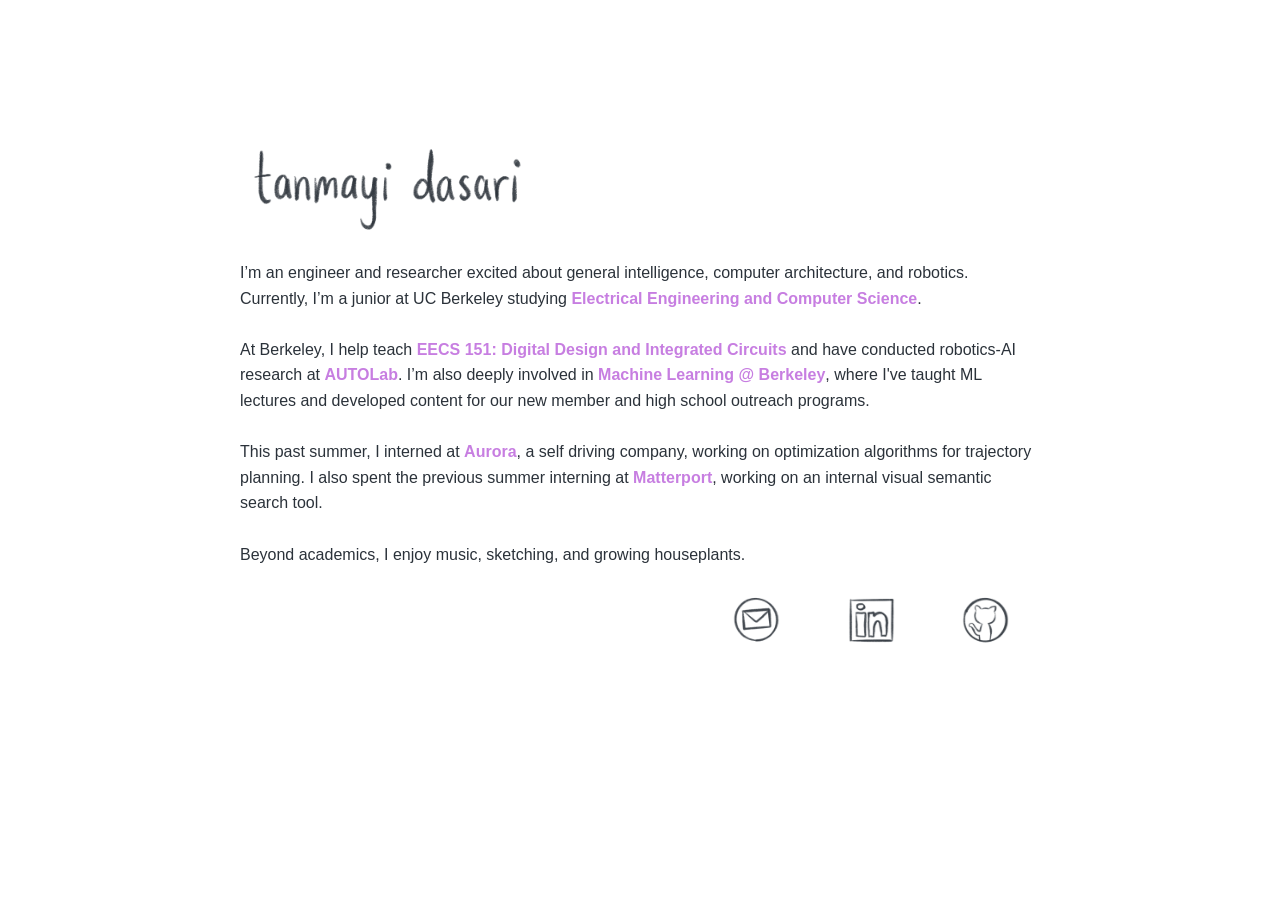
<file: index.html>
<!DOCTYPE html>
<html lang="en">
<head>
    <meta charset="UTF-8">
    <meta name="viewport" content="width=device-width, initial-scale=1.0">
    <title>tanmayi dasari</title>
    <link rel="stylesheet" href="styles.css">
</head>
<body>
    <header>
    </header>

    <main>
        <section id="about" class="section">
            <div class="section-content">
                <p class="title">
                    <img src="assets/name.png" alt="tanmayi dasari" height="150">
                </p>
                <p>
                    I’m an engineer and researcher excited about general intelligence, computer architecture, and robotics. Currently, I’m a junior at UC Berkeley studying <a href=https://eecs.berkeley.edu/>Electrical Engineering and Computer Science</a>.
                    <br>
                    <br>
                    At Berkeley, I help teach <a href=https://eecs151.org/>EECS 151: Digital Design and Integrated Circuits</a> and have conducted robotics-AI research at <a href=https://autolab.berkeley.edu>AUTOLab</a>. I’m also deeply involved in <a href=https://ml.studentorg.berkeley.edu/>Machine Learning @ Berkeley</a>, where I've taught ML lectures and developed content for our new member and high school outreach programs.
                    <br>
                    <br>
                    This past summer, I interned at <a href=https://aurora.tech>Aurora</a>, a self driving company, working on optimization algorithms for trajectory planning. I also spent the previous summer interning at <a href=https://matterport.com/>Matterport</a>, working on an internal visual semantic search tool.
                    <br>
                    <br>
                    Beyond academics, I enjoy music, sketching, and growing houseplants.
                </p>

                <p class="contact-links">
                    <a href="mailto:tanmayi_dasari@berkeley.edu">
                        <img src="assets/mail_icon.png" alt="gmail" height="110">
                    </a>
                    <a href="https://www.linkedin.com/in/tanmayi-dasari/">
                        <img src="assets/linkedin_icon.png" alt="linkedin" height="110">
                    </a>
                    <a href="https://github.com/tanmayi2">
                        <img src="assets/github_icon.png" alt="github" height="110">
                    </a>
                </p>
            </div>
        </section>
    </main>
    
</body>
</file>
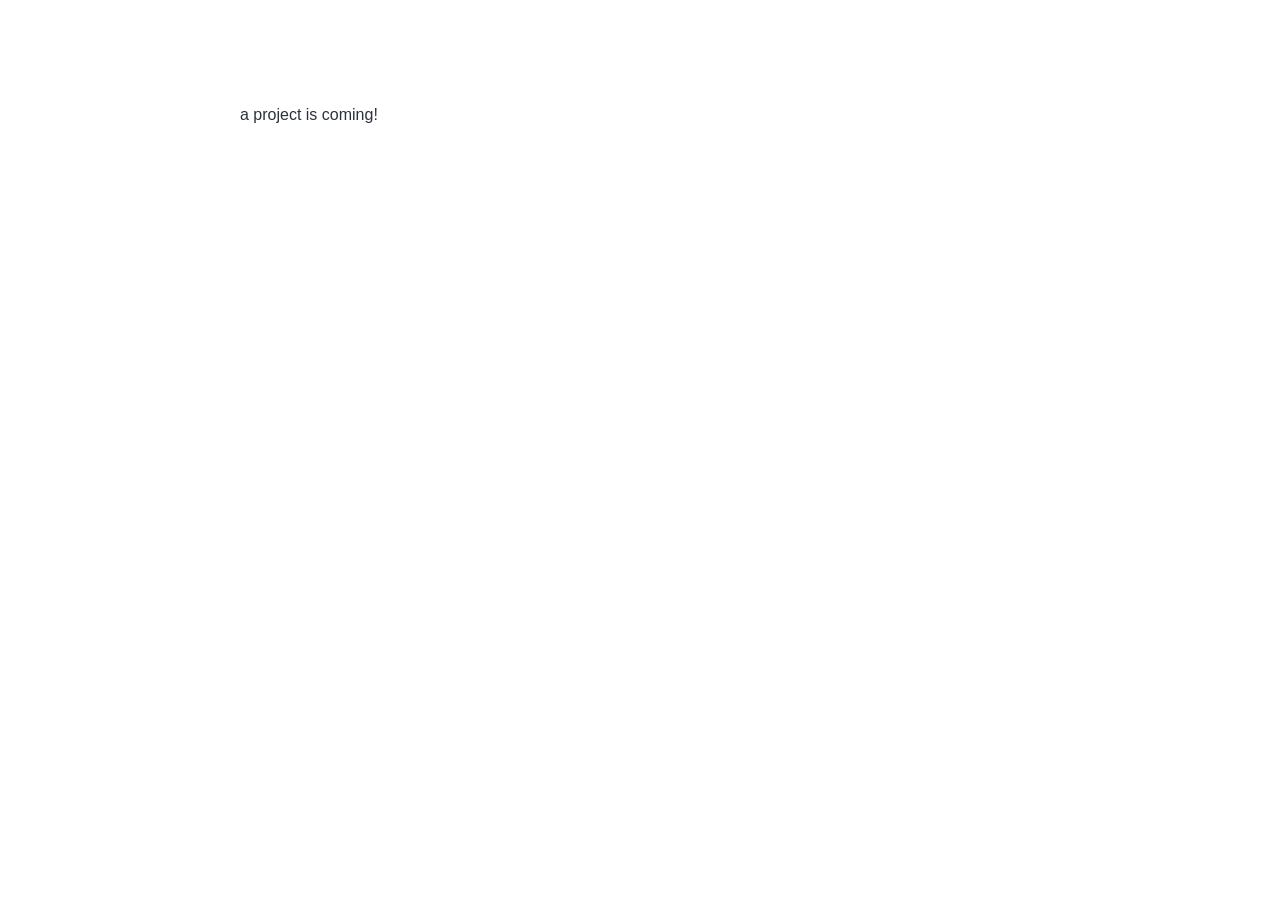
<file: ascii-art/index.html>
<!DOCTYPE html>
<html lang="en">
<head>
    <meta charset="UTF-8">
    <meta name="viewport" content="width=device-width, initial-scale=1.0">
    <meta name="robots" content="noindex, nofollow">
    <title>ascii art</title>
    <link rel="stylesheet" href="../styles.css">
</head>
<body>
    <header>
    </header>

    <main>
        <section class="section">
            <div class="section-content">
                <p>
                    a project is coming!
                </p>
            </div>
        </section>
    </main>

</body>
</html>
</file>
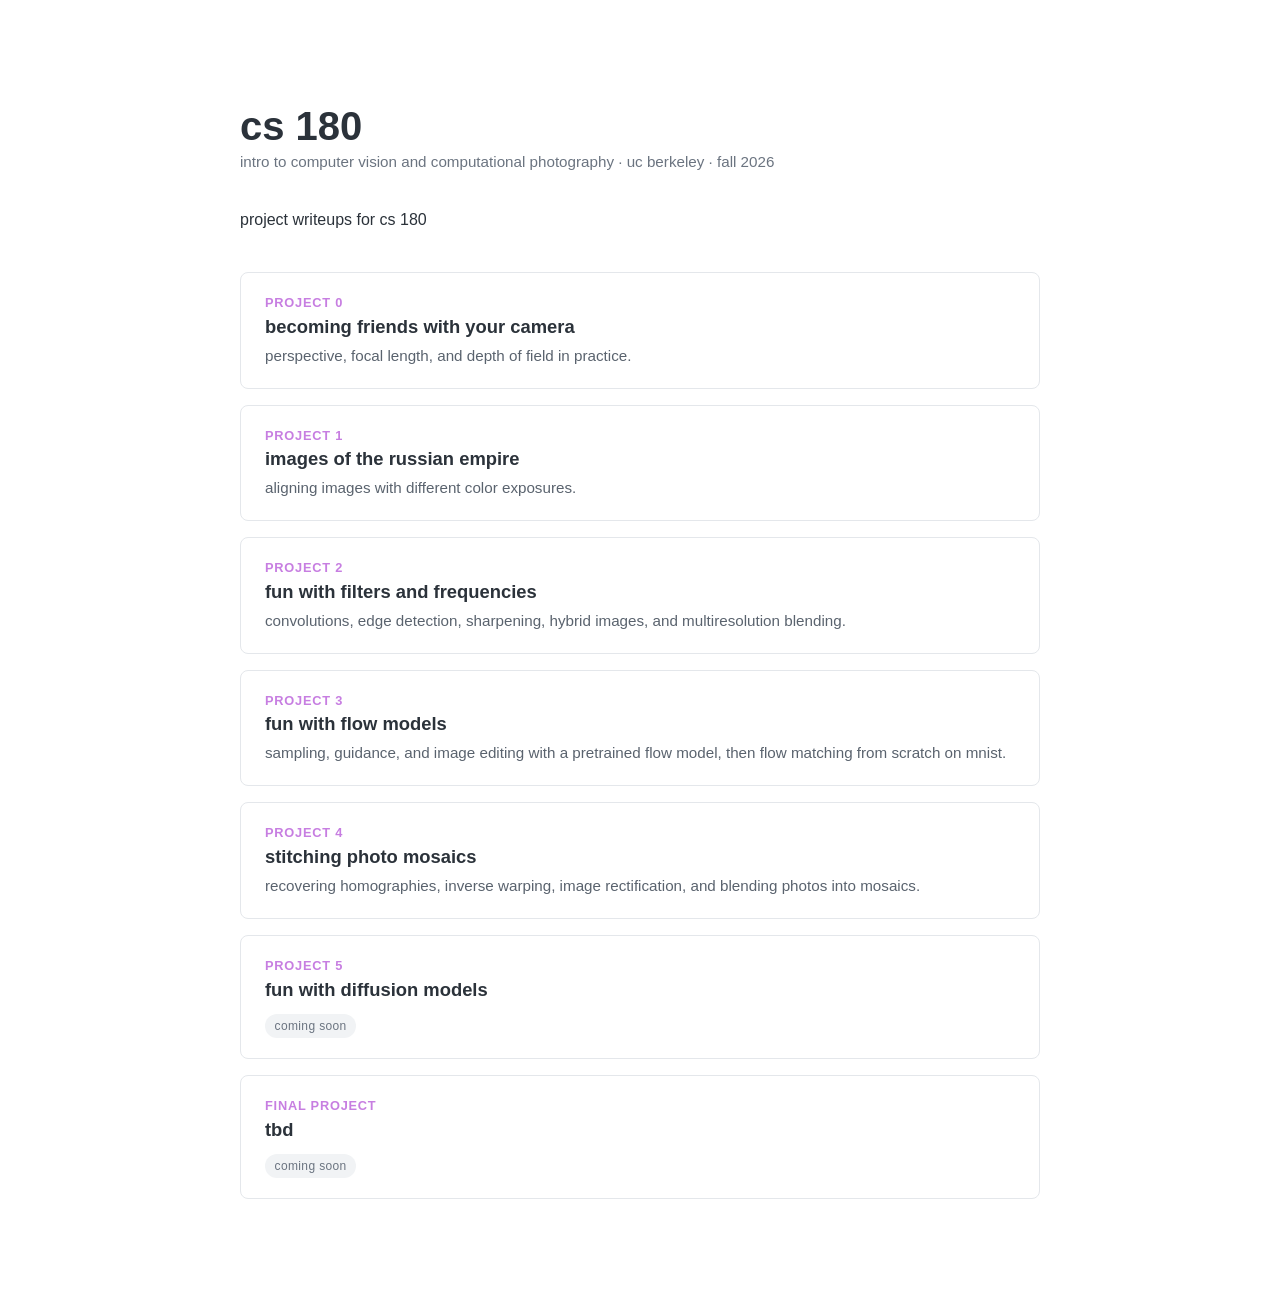
<file: cs180/index.html>
<!DOCTYPE html>
<html lang="en">
<head>
    <meta charset="UTF-8">
    <meta name="viewport" content="width=device-width, initial-scale=1.0">
    <meta name="robots" content="noindex, nofollow">
    <title>cs 180 — tanmayi dasari</title>
    <link rel="stylesheet" href="../styles.css">
    <link rel="stylesheet" href="cs180.css">
</head>
<body>
    <header>
    </header>

    <main>
        <section class="section">
            <div class="section-content">
                <h1 class="course-title">cs 180</h1>
                <p class="course-subtitle">
                    intro to computer vision and computational photography · uc berkeley · fall 2026
                </p>

                <p class="course-intro">
                    project writeups for cs 180
                </p>

                <div class="project-list">
                    <a class="project" href="proj0/index.html">
                        <p class="project-number">project 0</p>
                        <h2 class="project-name">becoming friends with your camera</h2>
                        <p class="project-blurb">perspective, focal length, and depth of field in practice.</p>
                    </a>

                    <a class="project" href="proj1/index.html">
                        <p class="project-number">project 1</p>
                        <h2 class="project-name">images of the russian empire</h2>
                        <p class="project-blurb">aligning images with different color exposures.</p>
                    </a>

                    <a class="project" href="proj2/index.html">
                        <p class="project-number">project 2</p>
                        <h2 class="project-name">fun with filters and frequencies</h2>
                        <p class="project-blurb">convolutions, edge detection, sharpening, hybrid images, and multiresolution blending.</p>
                    </a>

                    <a class="project" href="proj3/index.html">
                        <p class="project-number">project 3</p>
                        <h2 class="project-name">fun with flow models</h2>
                        <p class="project-blurb">sampling, guidance, and image editing with a pretrained flow model, then flow matching from scratch on mnist.</p>
                    </a>

                    <a class="project" href="proj4/index.html">
                        <p class="project-number">project 4</p>
                        <h2 class="project-name">stitching photo mosaics</h2>
                        <p class="project-blurb">recovering homographies, inverse warping, image rectification, and blending photos into mosaics.</p>
                    </a>

                    <div class="project">
                        <p class="project-number">project 5</p>
                        <h2 class="project-name">fun with diffusion models</h2>
                        <span class="status">coming soon</span>
                    </div>

                    <div class="project">
                        <p class="project-number">final project</p>
                        <h2 class="project-name">tbd</h2>
                        <span class="status">coming soon</span>
                    </div>
                </div>
            </div>
        </section>
    </main>

</body>
</html>
</file>
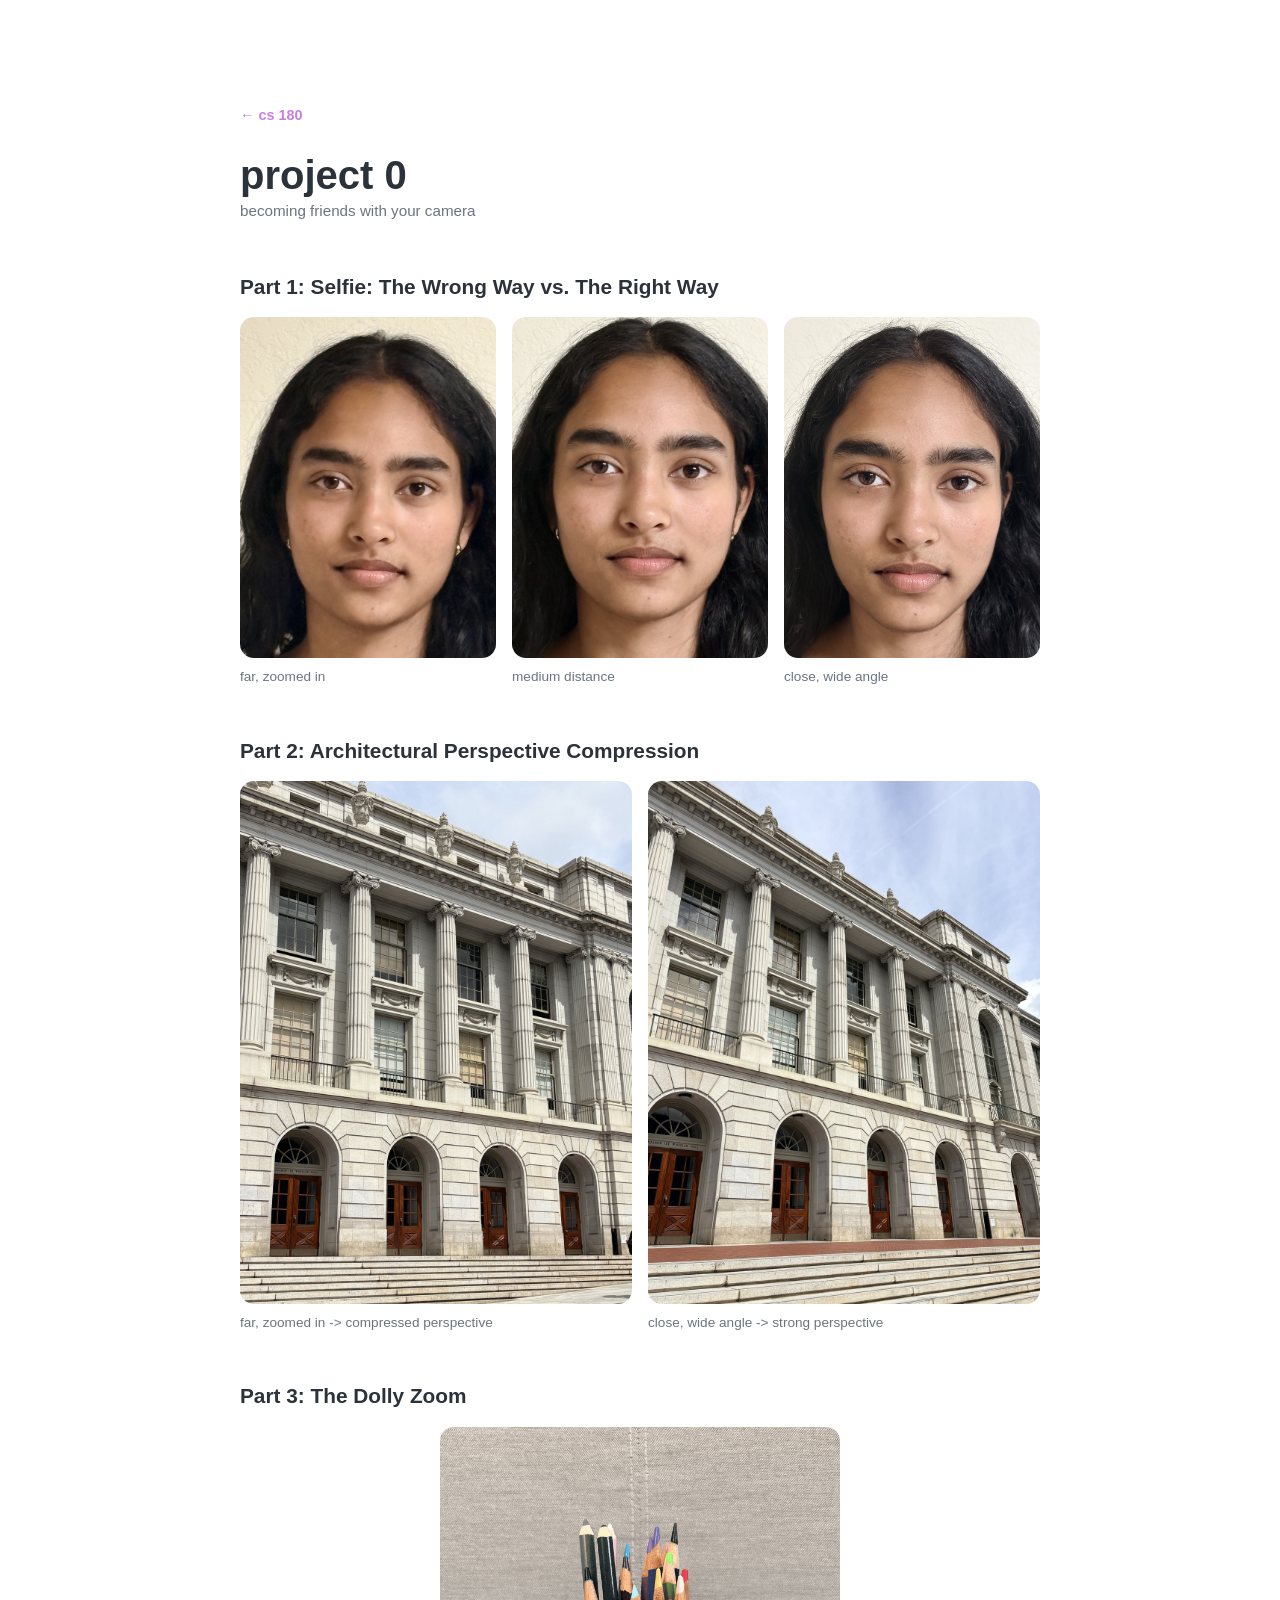
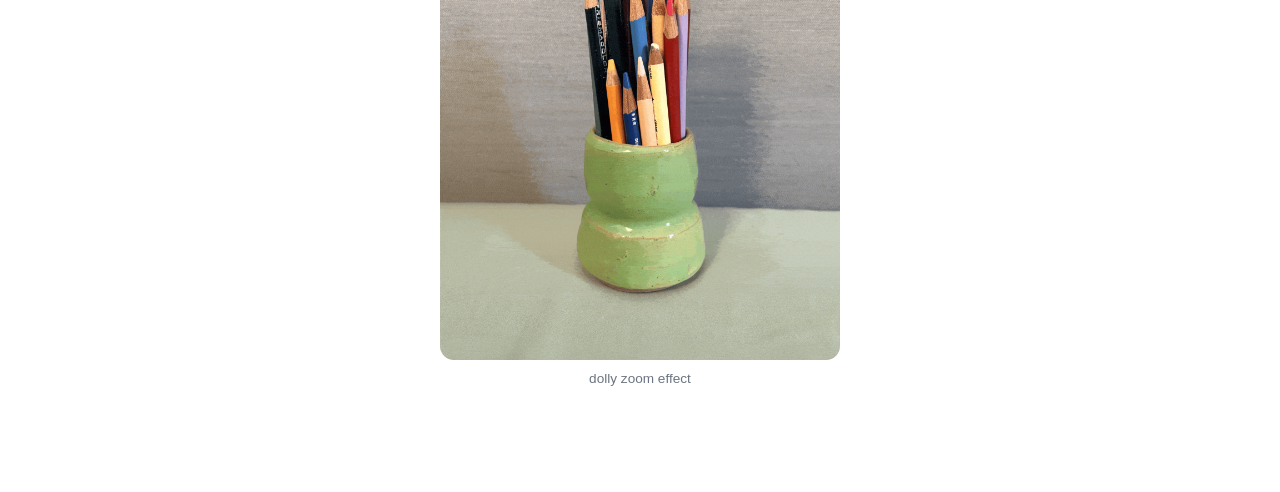
<file: cs180/proj0/index.html>
<!DOCTYPE html>
<html lang="en">
<head>
    <meta charset="UTF-8">
    <meta name="viewport" content="width=device-width, initial-scale=1.0">
    <meta name="robots" content="noindex, nofollow">
    <title>project 0 — cs 180</title>
    <link rel="stylesheet" href="../../styles.css">
    <link rel="stylesheet" href="../cs180.css">
</head>
<body>
    <header>
    </header>

    <main>
        <section class="section">
            <div class="section-content">
                <a class="back-link" href="../index.html">← cs 180</a>

                <h1 class="course-title">project 0</h1>
                <p class="course-subtitle">
                    becoming friends with your camera
                </p>

                <section class="part">
                    <h2 class="part-title">Part 1: Selfie: The Wrong Way vs. The Right Way</h2>
                    <div class="figure-grid cols-3">
                        <figure>
                            <img src="images/selfie1.jpg" width="900" height="1200"
                                 alt="Selfie taken from farther away and zoomed in">
                            <figcaption>far, zoomed in</figcaption>
                        </figure>
                        <figure>
                            <img src="images/selfie2.jpg" width="900" height="1200"
                                 alt="Selfie taken from a medium distance">
                            <figcaption>medium distance</figcaption>
                        </figure>
                        <figure>
                            <img src="images/selfie3.jpg" width="900" height="1200"
                                 alt="Selfie taken close to the camera with a wide field of view">
                            <figcaption>close, wide angle</figcaption>
                        </figure>
                    </div>
                </section>

                <section class="part">
                    <h2 class="part-title">Part 2: Architectural Perspective Compression</h2>
                    <div class="figure-grid cols-2">
                        <figure>
                            <img src="images/building1.jpg" width="1050" height="1400"
                                 alt="Wheeler Hall photographed from far away with a long focal length, so the facade appears flat and the columns stay nearly parallel">
                            <figcaption>far, zoomed in -> compressed perspective</figcaption>
                        </figure>
                        <figure>
                            <img src="images/building2.jpg" width="1050" height="1400"
                                 alt="Wheeler Hall photographed from close up with a wide angle, so the facade recedes sharply and the columns converge">
                            <figcaption>close, wide angle -> strong perspective</figcaption>
                        </figure>
                    </div>
                </section>

                <section class="part">
                    <h2 class="part-title">Part 3: The Dolly Zoom</h2>
                    <div class="figure-grid half">
                        <figure>
                            <img src="images/dolly-zoom.gif" width="1440" height="1920"
                                 alt="Dolly zoom effect on my colorpencils">
                            <figcaption>dolly zoom effect</figcaption>
                        </figure>
                    </div>
                </section>
            </div>
        </section>
    </main>

</body>
</html>
</file>
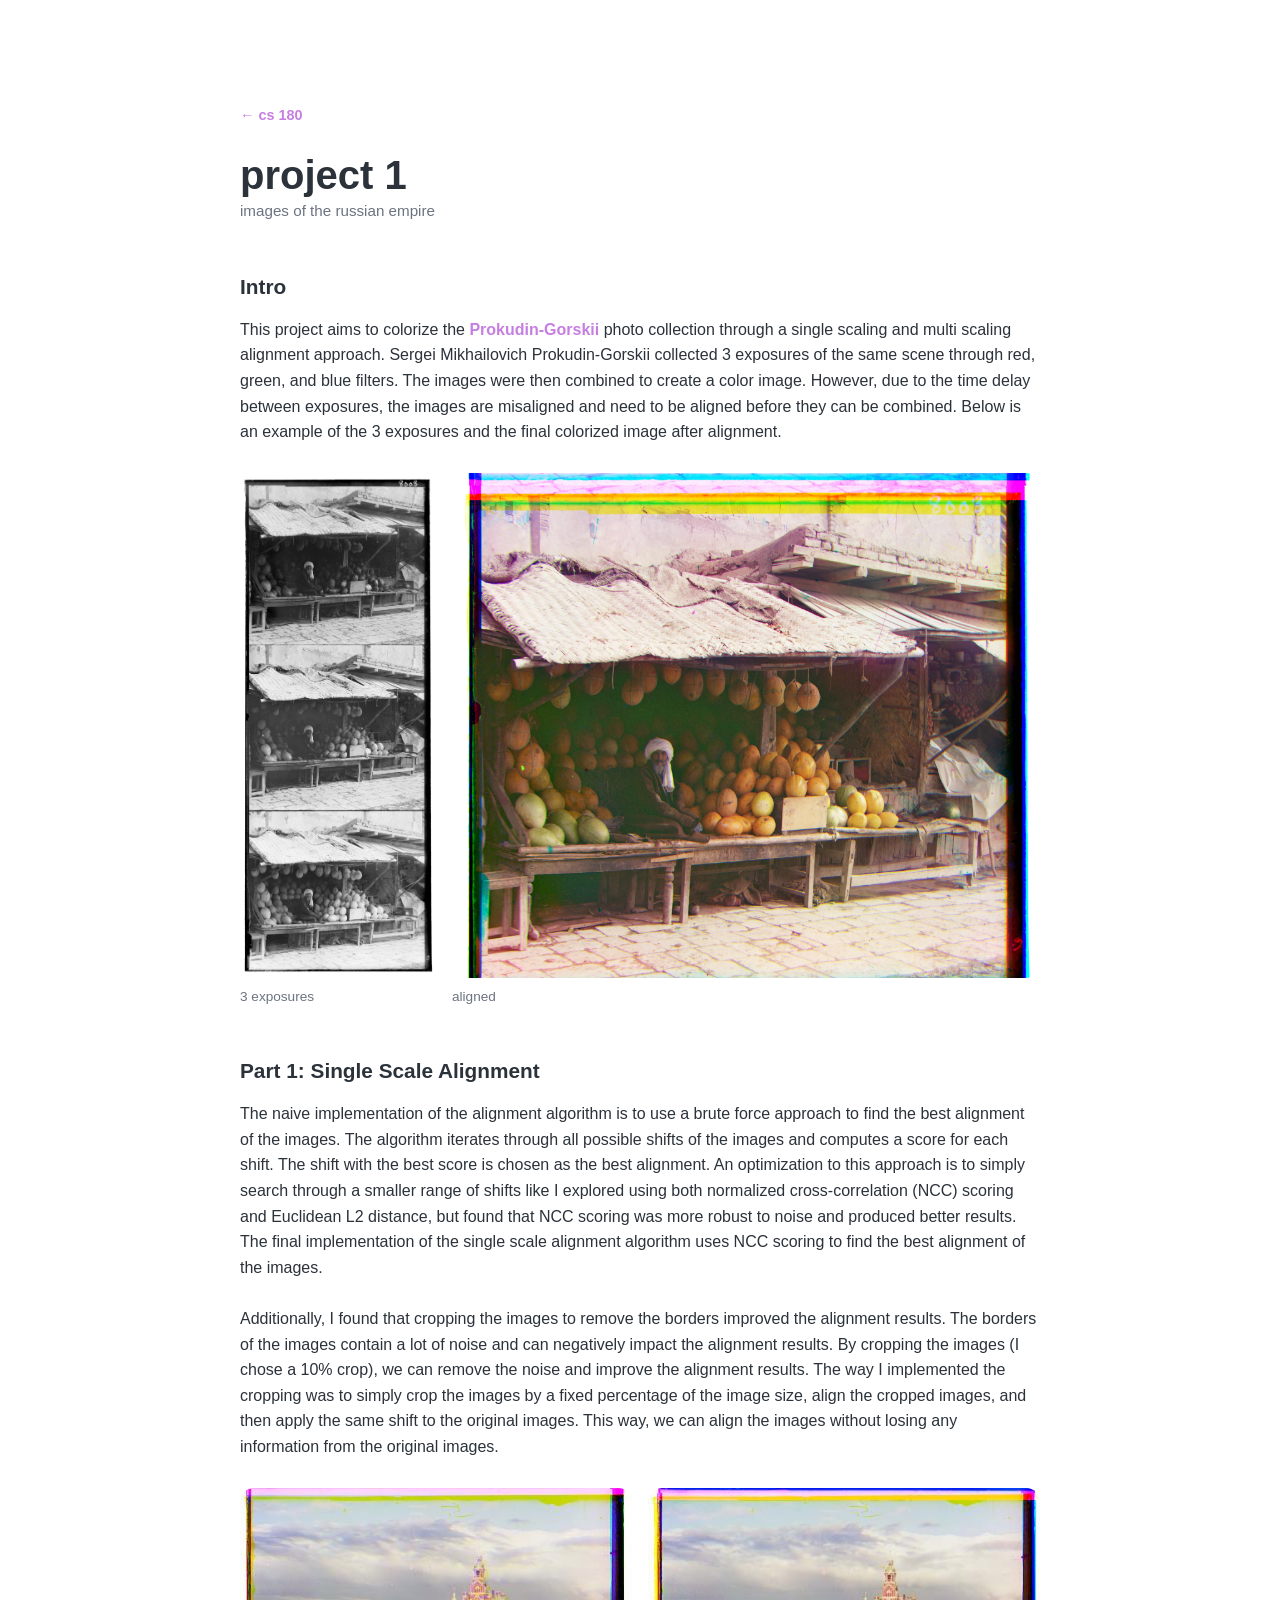
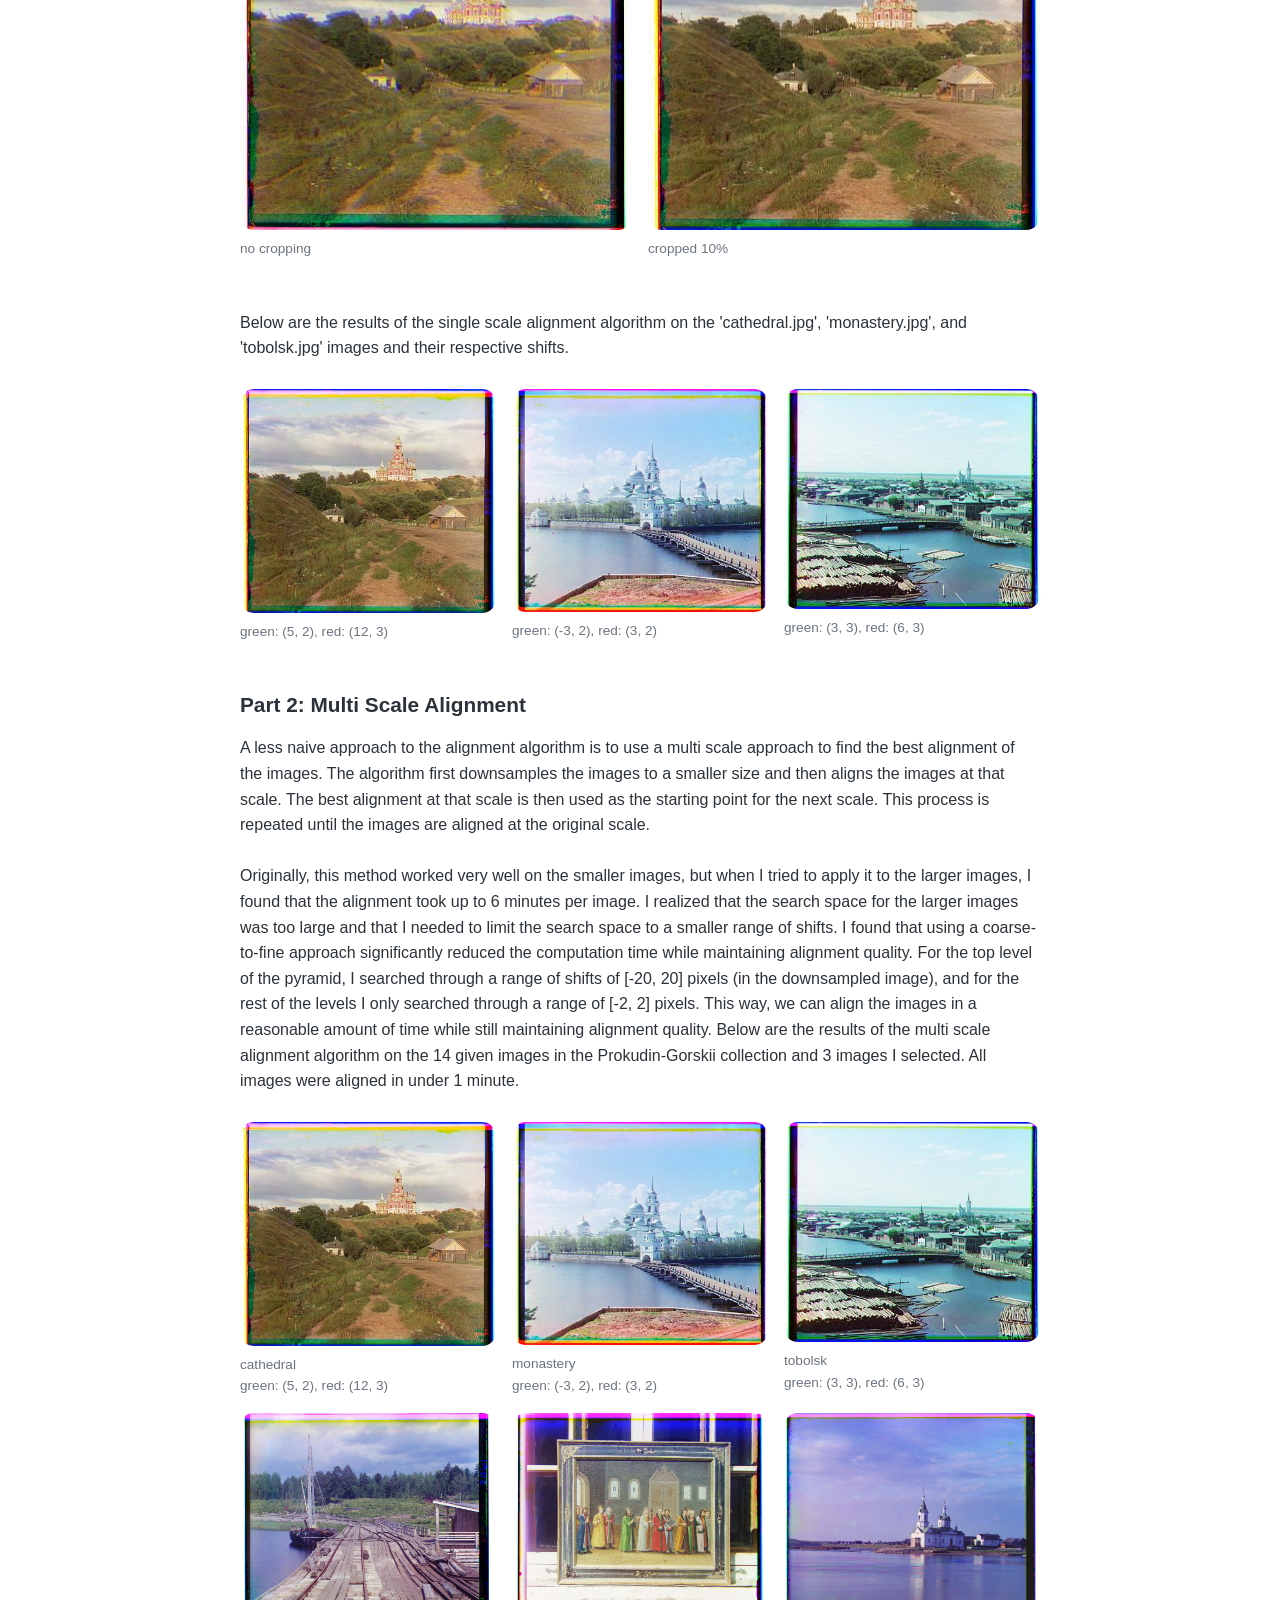
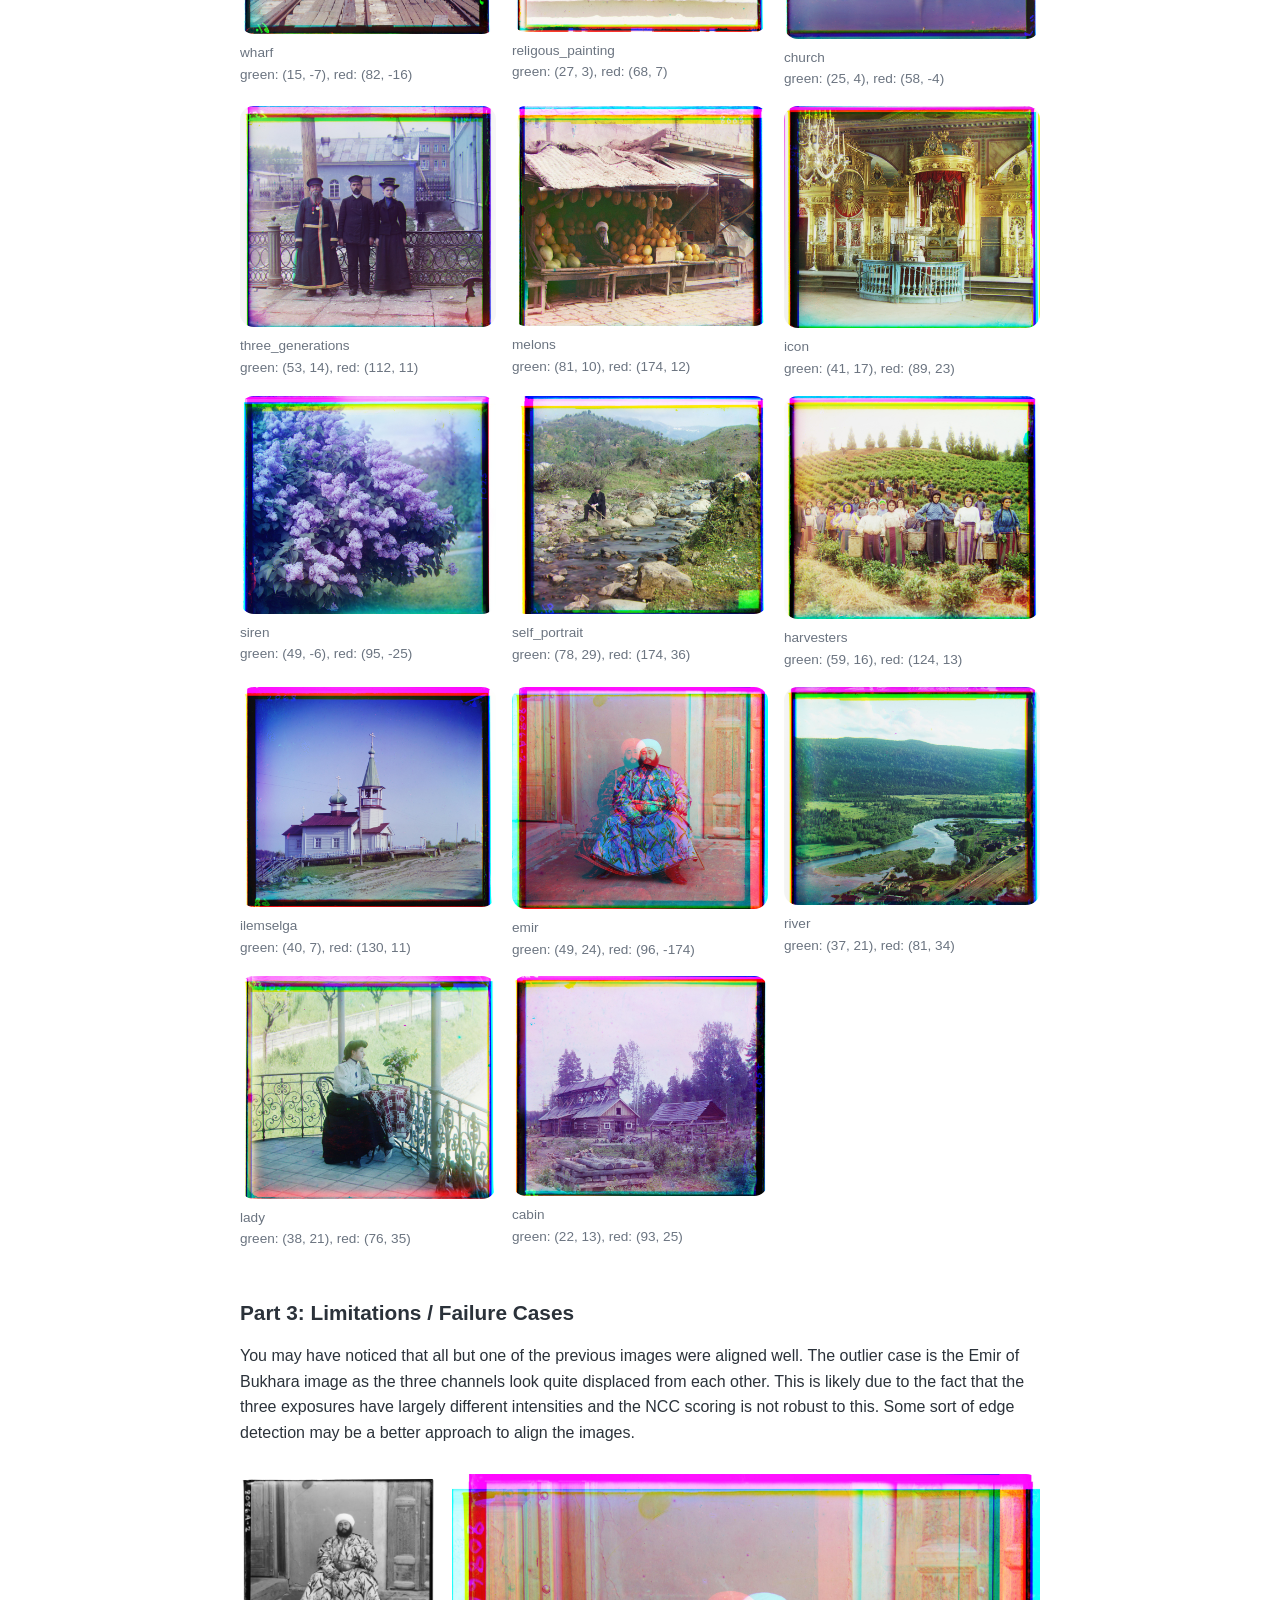
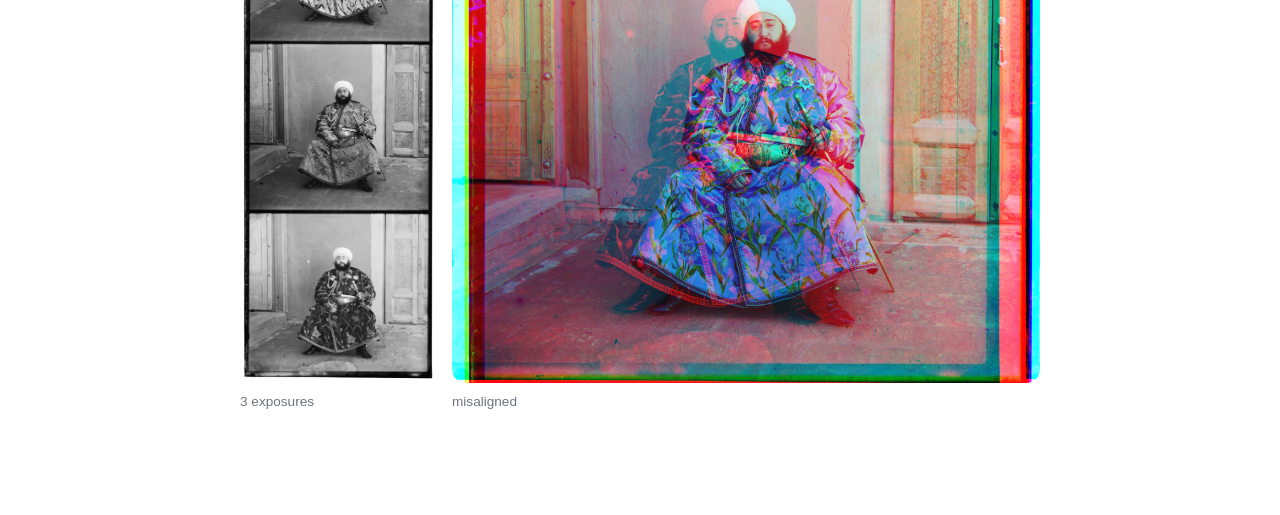
<file: cs180/proj1/index.html>
<!DOCTYPE html>
<html lang="en">
<head>
    <meta charset="UTF-8">
    <meta name="viewport" content="width=device-width, initial-scale=1.0">
    <meta name="robots" content="noindex, nofollow">
    <title>project 1 — cs 180</title>
    <link rel="stylesheet" href="../../styles.css">
    <link rel="stylesheet" href="../cs180.css">
</head>
<body>
    <header>
    </header>

    <main>
        <section class="section">
            <div class="section-content">
                <a class="back-link" href="../index.html">← cs 180</a>

                <h1 class="course-title">project 1</h1>
                <p class="course-subtitle">
                    images of the russian empire
                </p>

                <section class="part">
                    <h2 class="part-title">Intro</h2>
                    <p>
                    This project aims to colorize the <a href="https://www.loc.gov/collections/prokudin-gorskii/">Prokudin-Gorskii</a> photo collection through a single scaling and multi scaling alignment approach.

                    Sergei Mikhailovich Prokudin-Gorskii collected 3 exposures of the same scene through red, green, and blue filters. The images were then combined to create a color image. However, due to the time delay between exposures, the images are misaligned and need to be aligned before they can be combined.

                    Below is an example of the 3 exposures and the final colorized image after alignment.
                    </p>
                    <div class="figure-grid cols-1-3">
                        <figure>
                            <img src="images/melons.jpg" width="3770" height="9724">
                            <figcaption>3 exposures</figcaption>
                        </figure>
                        <figure>
                            <img src="images/multi_scale_melons.jpg" width="3770" height="3241">
                            <figcaption>aligned</figcaption>
                        </figure>
                    </div>

                </section>

                <section class="part">
                    <h2 class="part-title">Part 1: Single Scale Alignment</h2>
                    <p>
                        The naive implementation of the alignment algorithm is to use a brute force approach to find the best alignment of the images. The algorithm iterates through all possible shifts of the images and computes a score for each shift. The shift with the best score is chosen as the best alignment.
                        An optimization to this approach is to simply search through a smaller range of shifts like 
                        I explored using both normalized cross-correlation (NCC) scoring and Euclidean L2 distance, but found that NCC scoring was more robust to noise and produced better results. The final implementation of the single scale alignment algorithm uses NCC scoring to find the best alignment of the images.
                        <br>
                        <br>
                        Additionally, I found that cropping the images to remove the borders improved the alignment results. The borders of the images contain a lot of noise and can negatively impact the alignment results. By cropping the images (I chose a 10% crop), we can remove the noise and improve the alignment results.
                        The way I implemented the cropping was to simply crop the images by a fixed percentage of the image size, align the cropped images, and then apply the same shift to the original images. This way, we can align the images without losing any information from the original images.
                    </p>
                    <div class="figure-grid cols-2">
                        <figure>
                            <img src="images/cathedral_no_crop.jpg" width="1050" height="1400">
                            <figcaption>no cropping</figcaption>
                        </figure>
                        <figure>
                            <img src="images/multi_scale_cathedral.jpg" width="1050" height="1400">
                            <figcaption>cropped 10%</figcaption>
                        </figure>
                    </div>
                    <p>
                        <br>
                        Below are the results of the single scale alignment algorithm on the 'cathedral.jpg', 'monastery.jpg', and 'tobolsk.jpg' images and their respective shifts.
                    </p>
                    <div class="figure-grid cols-3">
                        <figure>
                            <img src="images/single_scale_cathedral.jpg" width="1050" height="1400">
                            <figcaption>green: (5, 2), red: (12, 3)</figcaption>
                        </figure>
                        <figure>
                            <img src="images/single_scale_monastery.jpg" width="1050" height="1400">
                            <figcaption>green: (-3, 2), red: (3, 2)</figcaption>
                        </figure>
                        <figure>
                            <img src="images/single_scale_tobolsk.jpg" width="1050" height="1400">
                            <figcaption>green: (3, 3), red: (6, 3)</figcaption>
                        </figure>
                    </div>
                    
                </section>

                <section class="part">
                    <h2 class="part-title">Part 2: Multi Scale Alignment</h2>
                    <p>
                        A less naive approach to the alignment algorithm is to use a multi scale approach to find the best alignment of the images. The algorithm first downsamples the images to a smaller size and then aligns the images at that scale. The best alignment at that scale is then used as the starting point for the next scale. This process is repeated until the images are aligned at the original scale.
                        <br>
                        <br>
                        Originally, this method worked very well on the smaller images, but when I tried to apply it to the larger images, I found that the alignment took up to 6 minutes per image. I realized that the search space for the larger images was too large and that I needed to limit the search space to a smaller range of shifts. 
                        I found that using a coarse-to-fine approach significantly reduced the computation time while maintaining alignment quality. For the top level of the pyramid, I searched through a range of shifts of [-20, 20] pixels (in the downsampled image), and for the rest of the levels I only searched through a range of [-2, 2] pixels. This way, we can align the images in a reasonable amount of time while still maintaining alignment quality.
                        Below are the results of the multi scale alignment algorithm on the 14 given images in the Prokudin-Gorskii collection and 3 images I selected. All images were aligned in under 1 minute.
                    </p>
                    <div class="figure-grid cols-3">
                        <figure>
                            <img src="images/multi_scale_cathedral.jpg" width="390" height="341">
                            <figcaption>cathedral<br>green: (5, 2), red: (12, 3)</figcaption>
                        </figure>
                        <figure>
                            <img src="images/multi_scale_monastery.jpg" width="391" height="341">
                            <figcaption>monastery<br>green: (-3, 2), red: (3, 2)</figcaption>
                        </figure>
                        <figure>
                            <img src="images/multi_scale_tobolsk.jpg" width="396" height="341">
                            <figcaption>tobolsk<br>green: (3, 3), red: (6, 3)</figcaption>
                        </figure>
                        <figure>
                            <img src="images/multi_scale_wharf.jpg" width="3761" height="3244">
                            <figcaption>wharf<br>green: (15, -7), red: (82, -16)</figcaption>
                        </figure>
                        <figure>
                            <img src="images/multi_scale_religous_painting.jpg" width="3742" height="3193">
                            <figcaption>religous_painting<br>green: (27, 3), red: (68, 7)</figcaption>
                        </figure>
                        <figure>
                            <img src="images/multi_scale_church.jpg" width="3634" height="3202">
                            <figcaption>church<br>green: (25, 4), red: (58, -4)</figcaption>
                        </figure>
                        <figure>
                            <img src="images/multi_scale_three_generations.jpg" width="3714" height="3209">
                            <figcaption>three_generations<br>green: (53, 14), red: (112, 11)</figcaption>
                        </figure>
                        <figure>
                            <img src="images/multi_scale_melons.jpg" width="3770" height="3241">
                            <figcaption>melons<br>green: (81, 10), red: (174, 12)</figcaption>
                        </figure>
                        <figure>
                            <img src="images/multi_scale_icon.jpg" width="3741" height="3244">
                            <figcaption>icon<br>green: (41, 17), red: (89, 23)</figcaption>
                        </figure>
                        <figure>
                            <img src="images/multi_scale_siren.jpg" width="3817" height="3250">
                            <figcaption>siren<br>green: (49, -6), red: (95, -25)</figcaption>
                        </figure>
                        <figure>
                            <img src="images/multi_scale_self_portrait.jpg" width="3810" height="3251">
                            <figcaption>self_portrait<br>green: (78, 29), red: (174, 36)</figcaption>
                        </figure>
                        <figure>
                            <img src="images/multi_scale_harvesters.jpg" width="3683" height="3218">
                            <figcaption>harvesters<br>green: (59, 16), red: (124, 13)</figcaption>
                        </figure>
                        <figure>
                            <img src="images/multi_scale_ilemselga.jpg" width="3800" height="3270">
                            <figcaption>ilemselga<br>green: (40, 7), red: (130, 11)</figcaption>
                        </figure>
                        <figure>
                            <img src="images/multi_scale_emir.jpg" width="3702" height="3209">
                            <figcaption>emir<br>green: (49, 24), red: (96, -174)</figcaption>
                        </figure>
                        <figure>
                            <img src="images/multi_scale_river.jpg" width="3780" height="3228">
                            <figcaption>river<br>green: (37, 21), red: (81, 34)</figcaption>
                        </figure>
                        <figure>
                            <img src="images/multi_scale_lady.jpg" width="3719" height="3231">
                            <figcaption>lady<br>green: (38, 21), red: (76, 35)</figcaption>
                        </figure>
                        <figure>
                            <img src="images/multi_scale_cabin.jpg" width="3727" height="3204">
                            <figcaption>cabin<br>green: (22, 13), red: (93, 25)</figcaption>
                        </figure>
                    </div>
                </section>

                <section class="part">
                    <h2 class="part-title">Part 3: Limitations / Failure Cases</h2>
                    <p>
                        You may have noticed that all but one of the previous images were aligned well. The outlier case is the Emir of Bukhara image as the three channels look quite displaced from each other. 
                        This is likely due to the fact that the three exposures have largely different intensities and the NCC scoring is not robust to this. 
                        Some sort of edge detection may be a better approach to align the images.
                    </p>
                    <div class="figure-grid cols-1-3">
                        <figure>
                            <img src="images/emir.jpg" width="3770" height="9724">
                            <figcaption>3 exposures</figcaption>
                        </figure>
                        <figure>
                            <img src="images/multi_scale_emir.jpg" width="3770" height="3241">
                            <figcaption>misaligned</figcaption>
                        </figure>
                    </div>
                </section>
            </div>
        </section>
    </main>

</body>
</html>
</file>
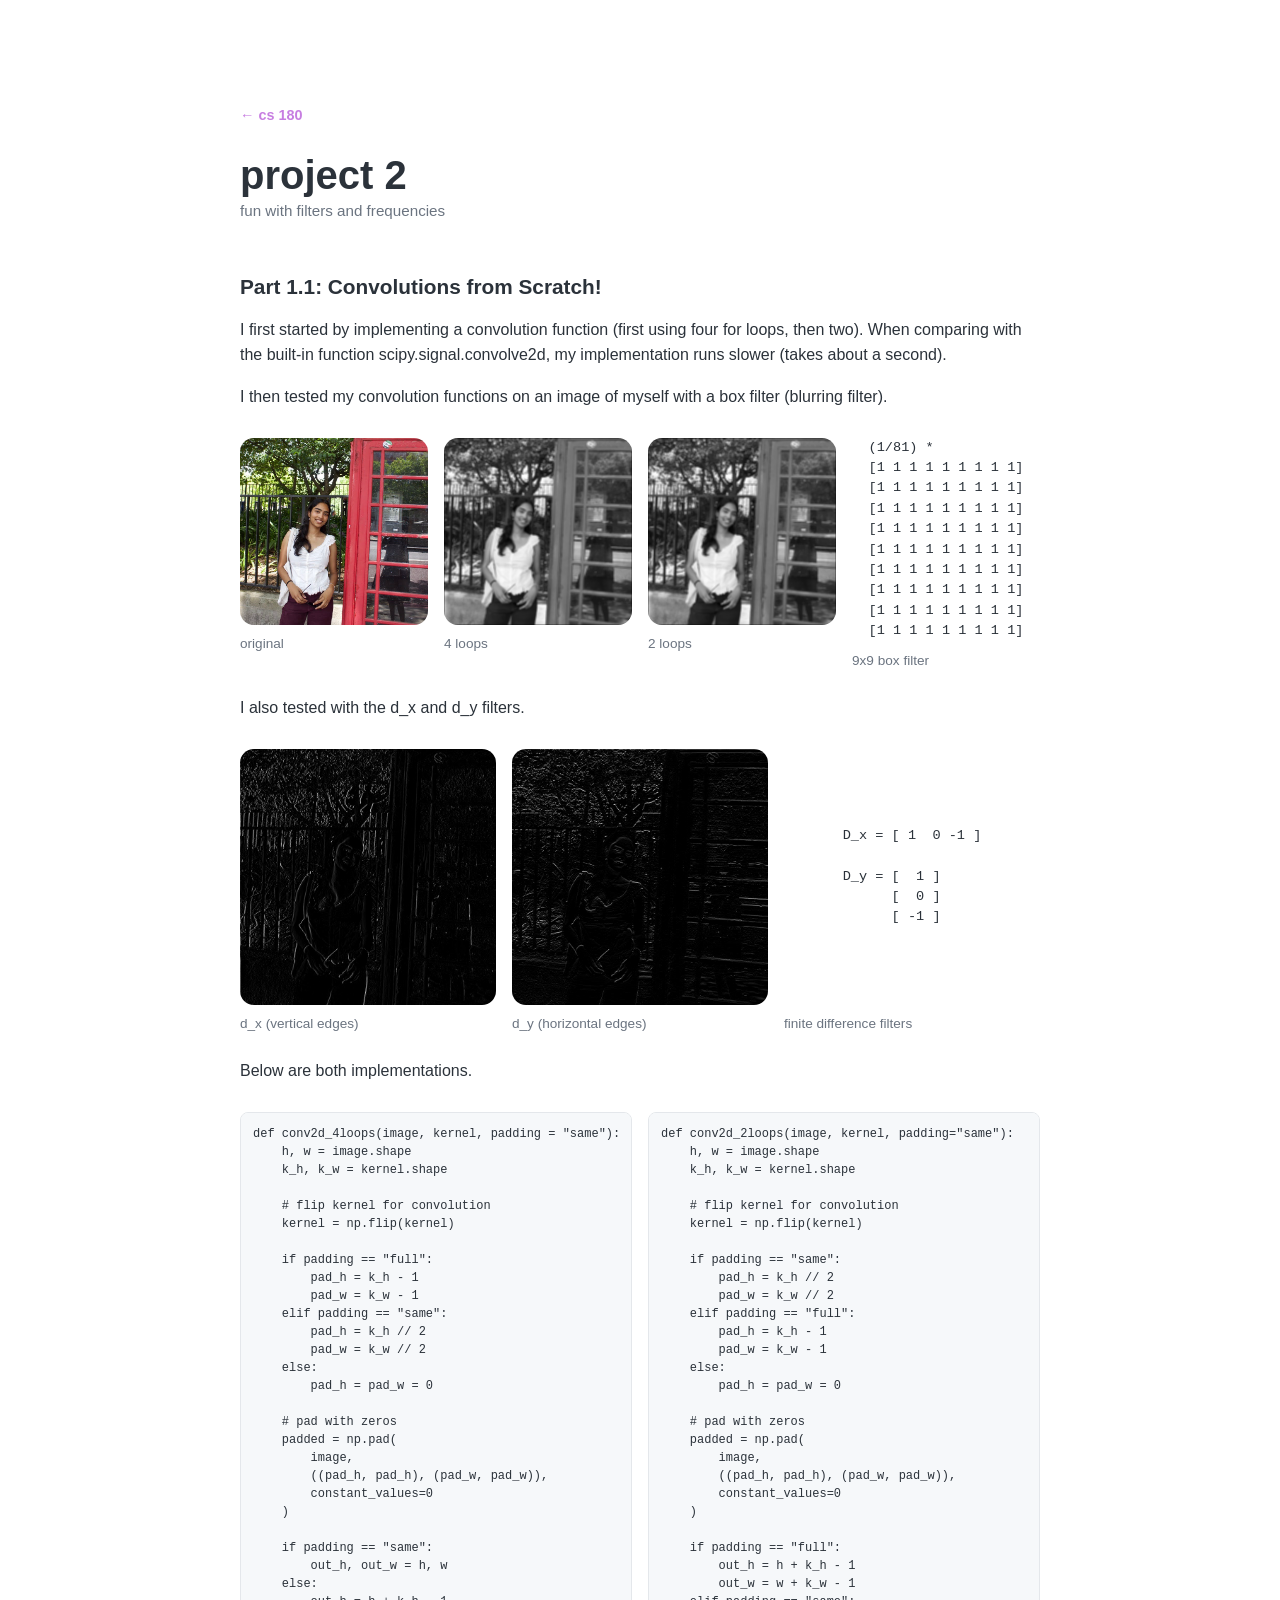
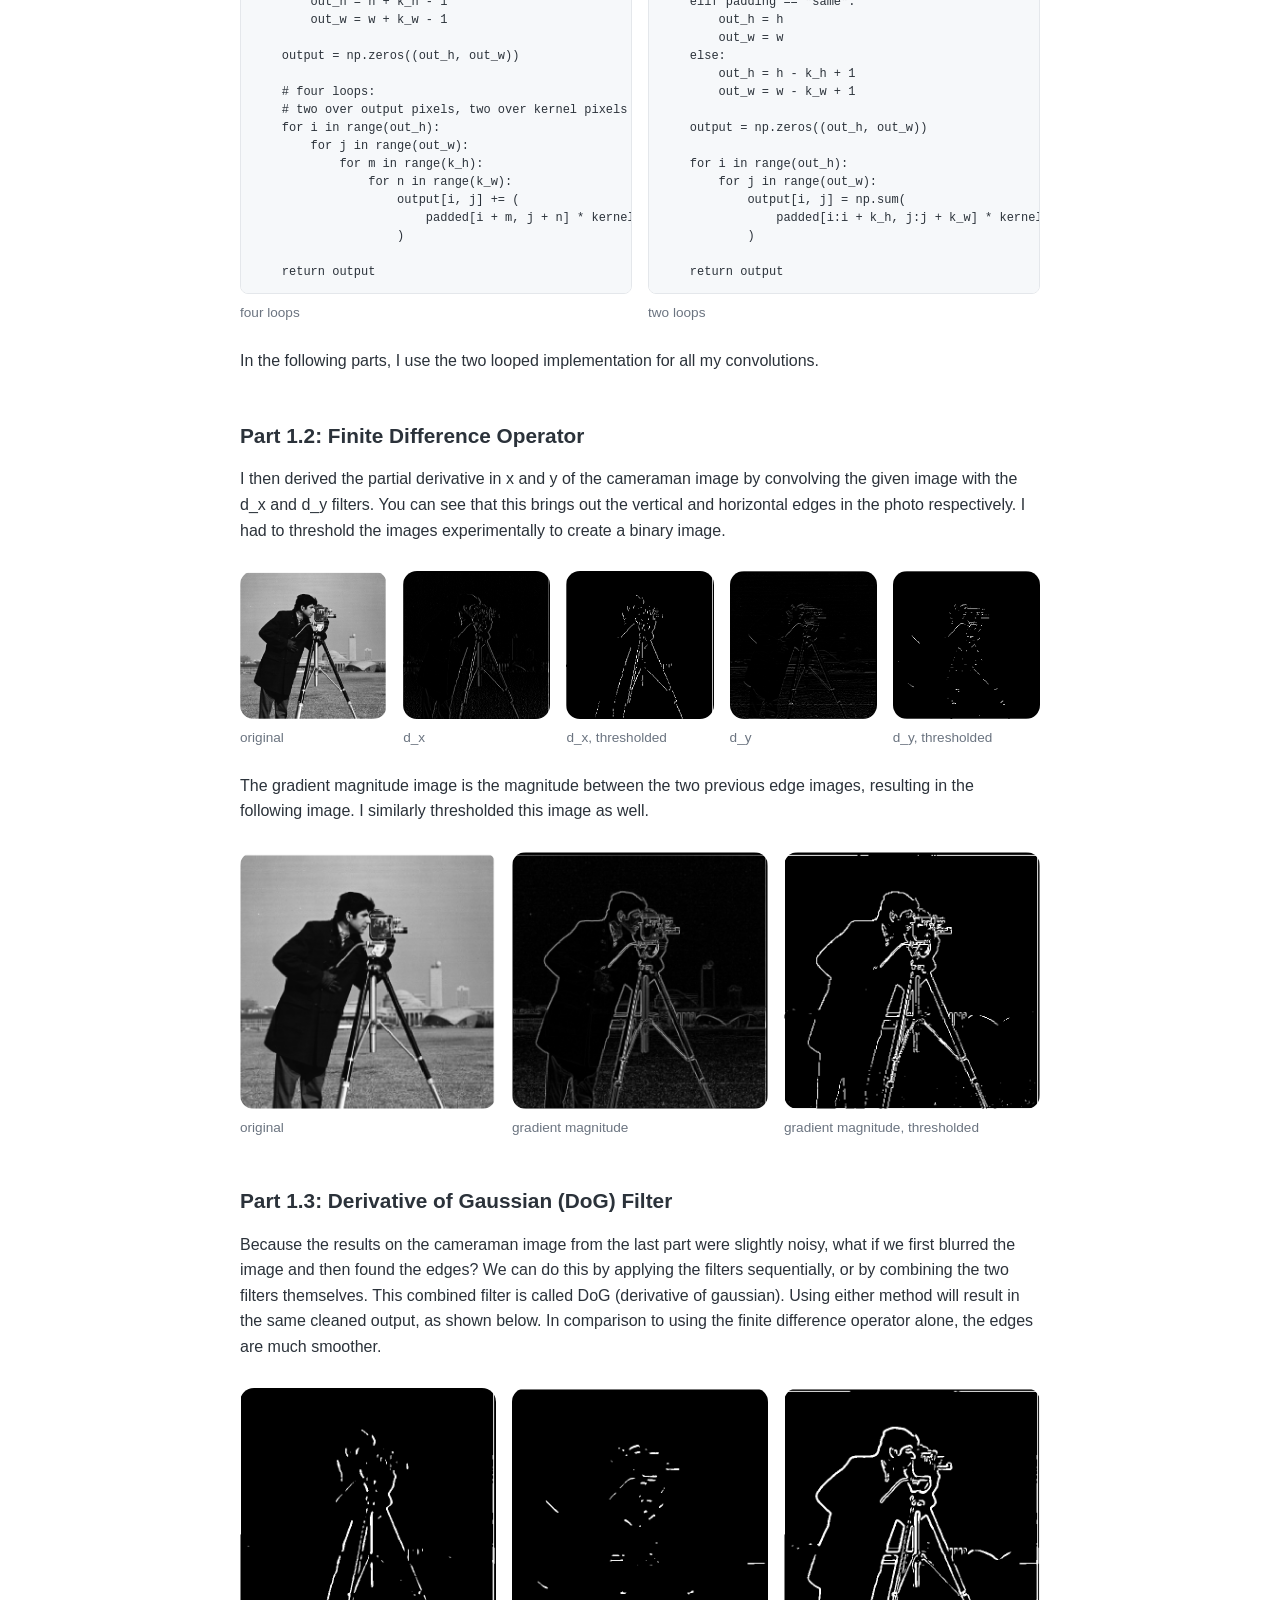
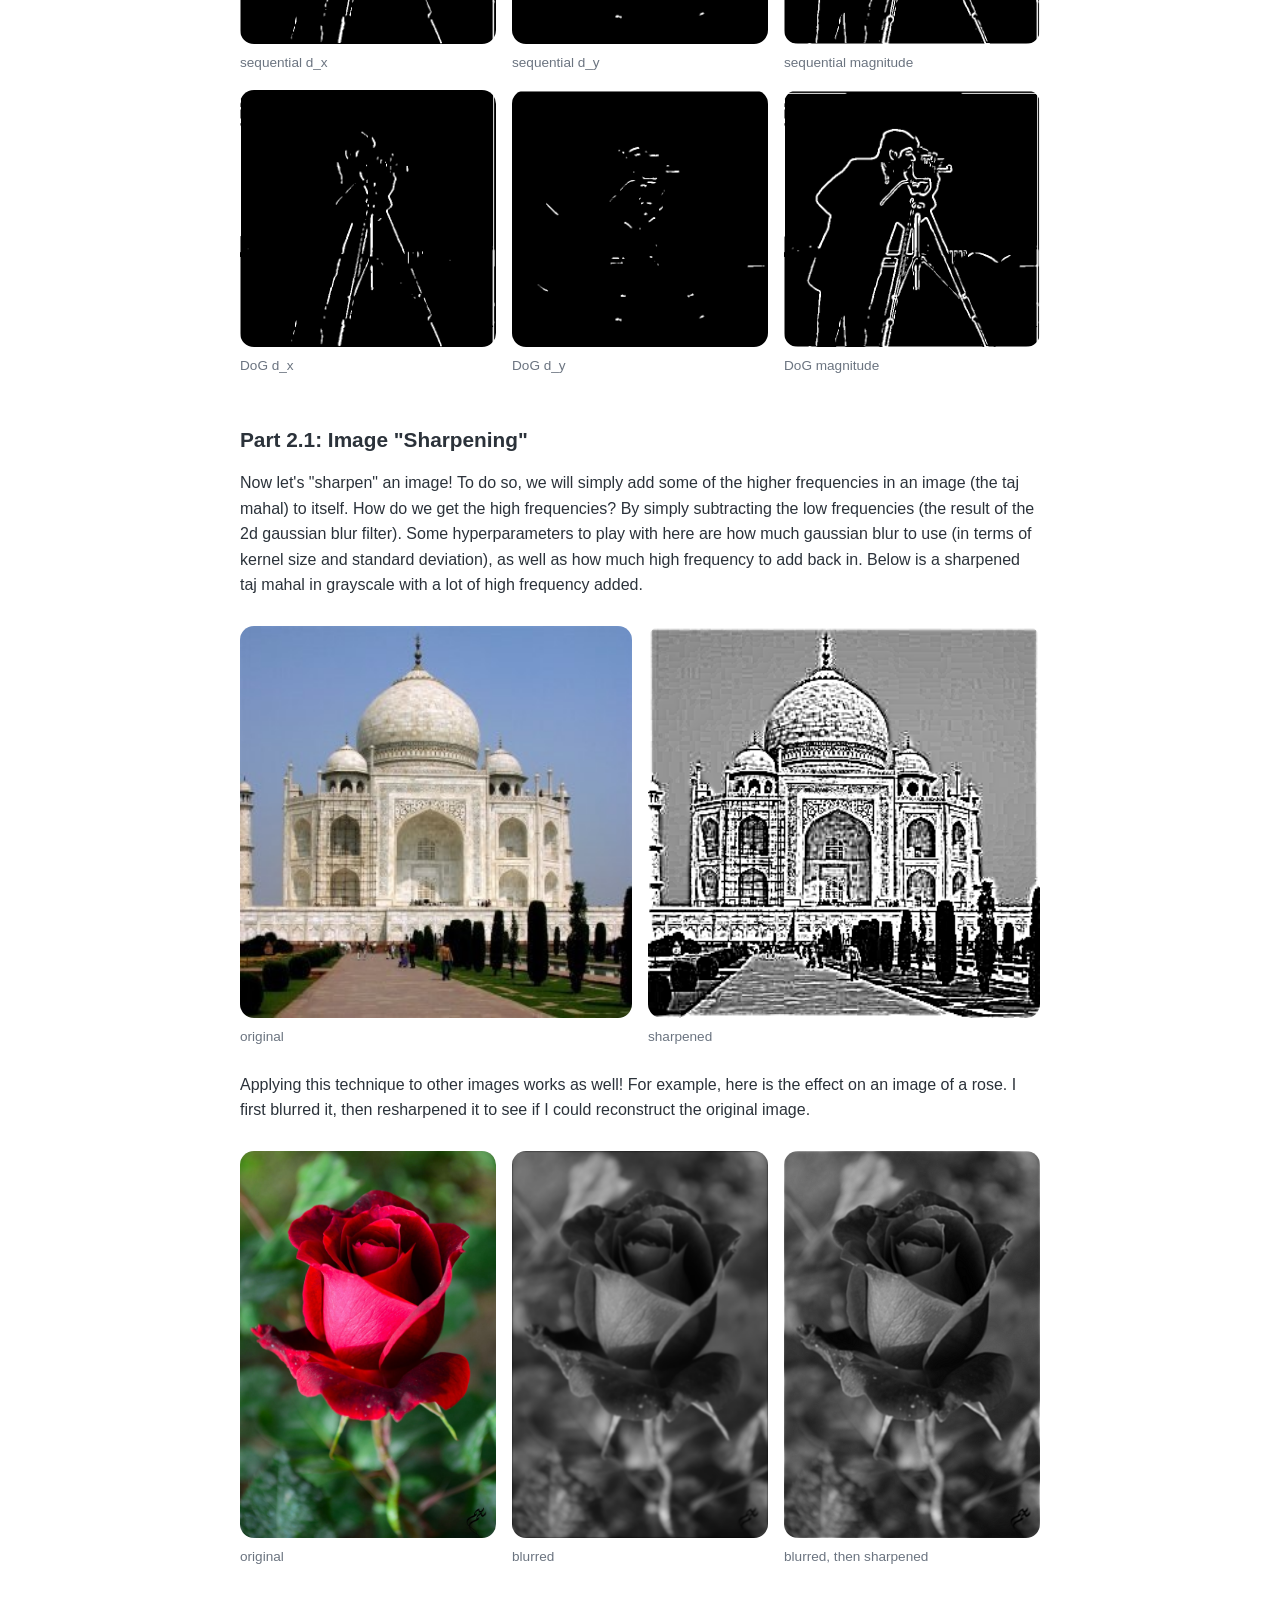
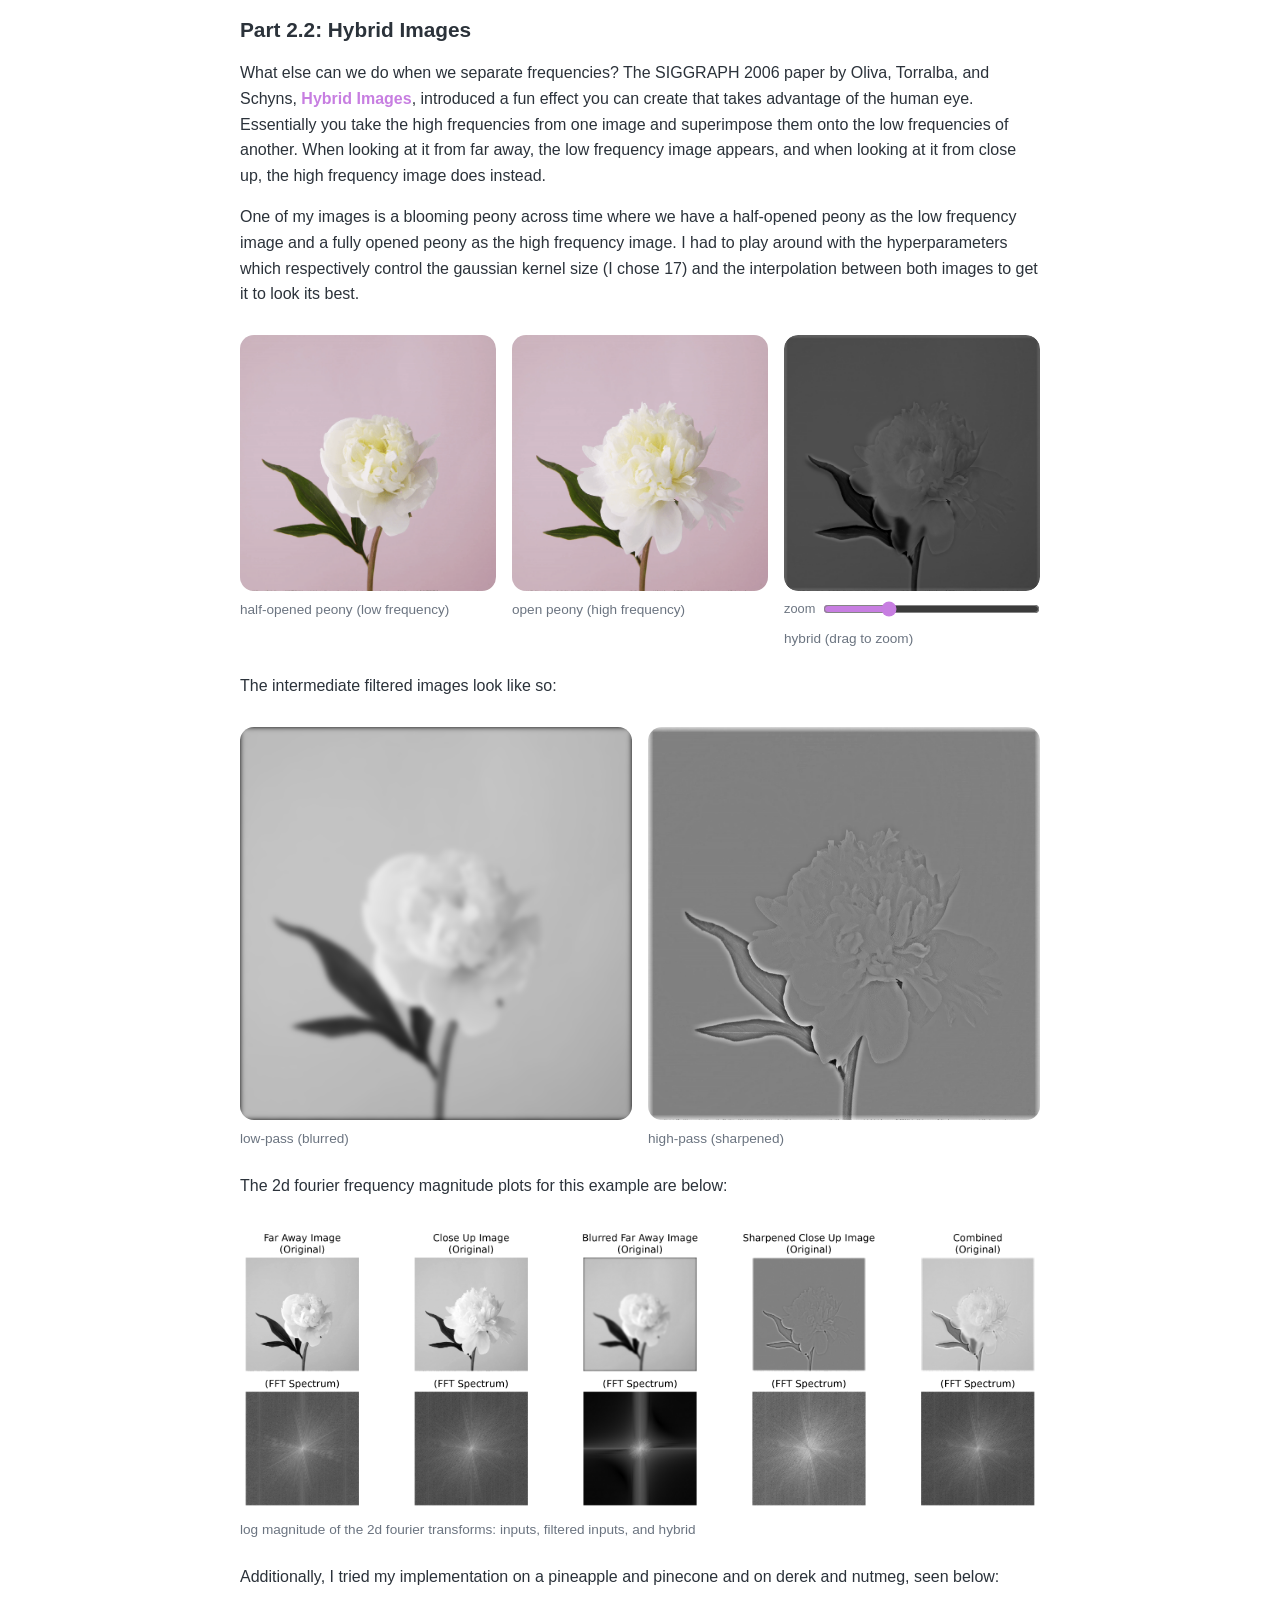
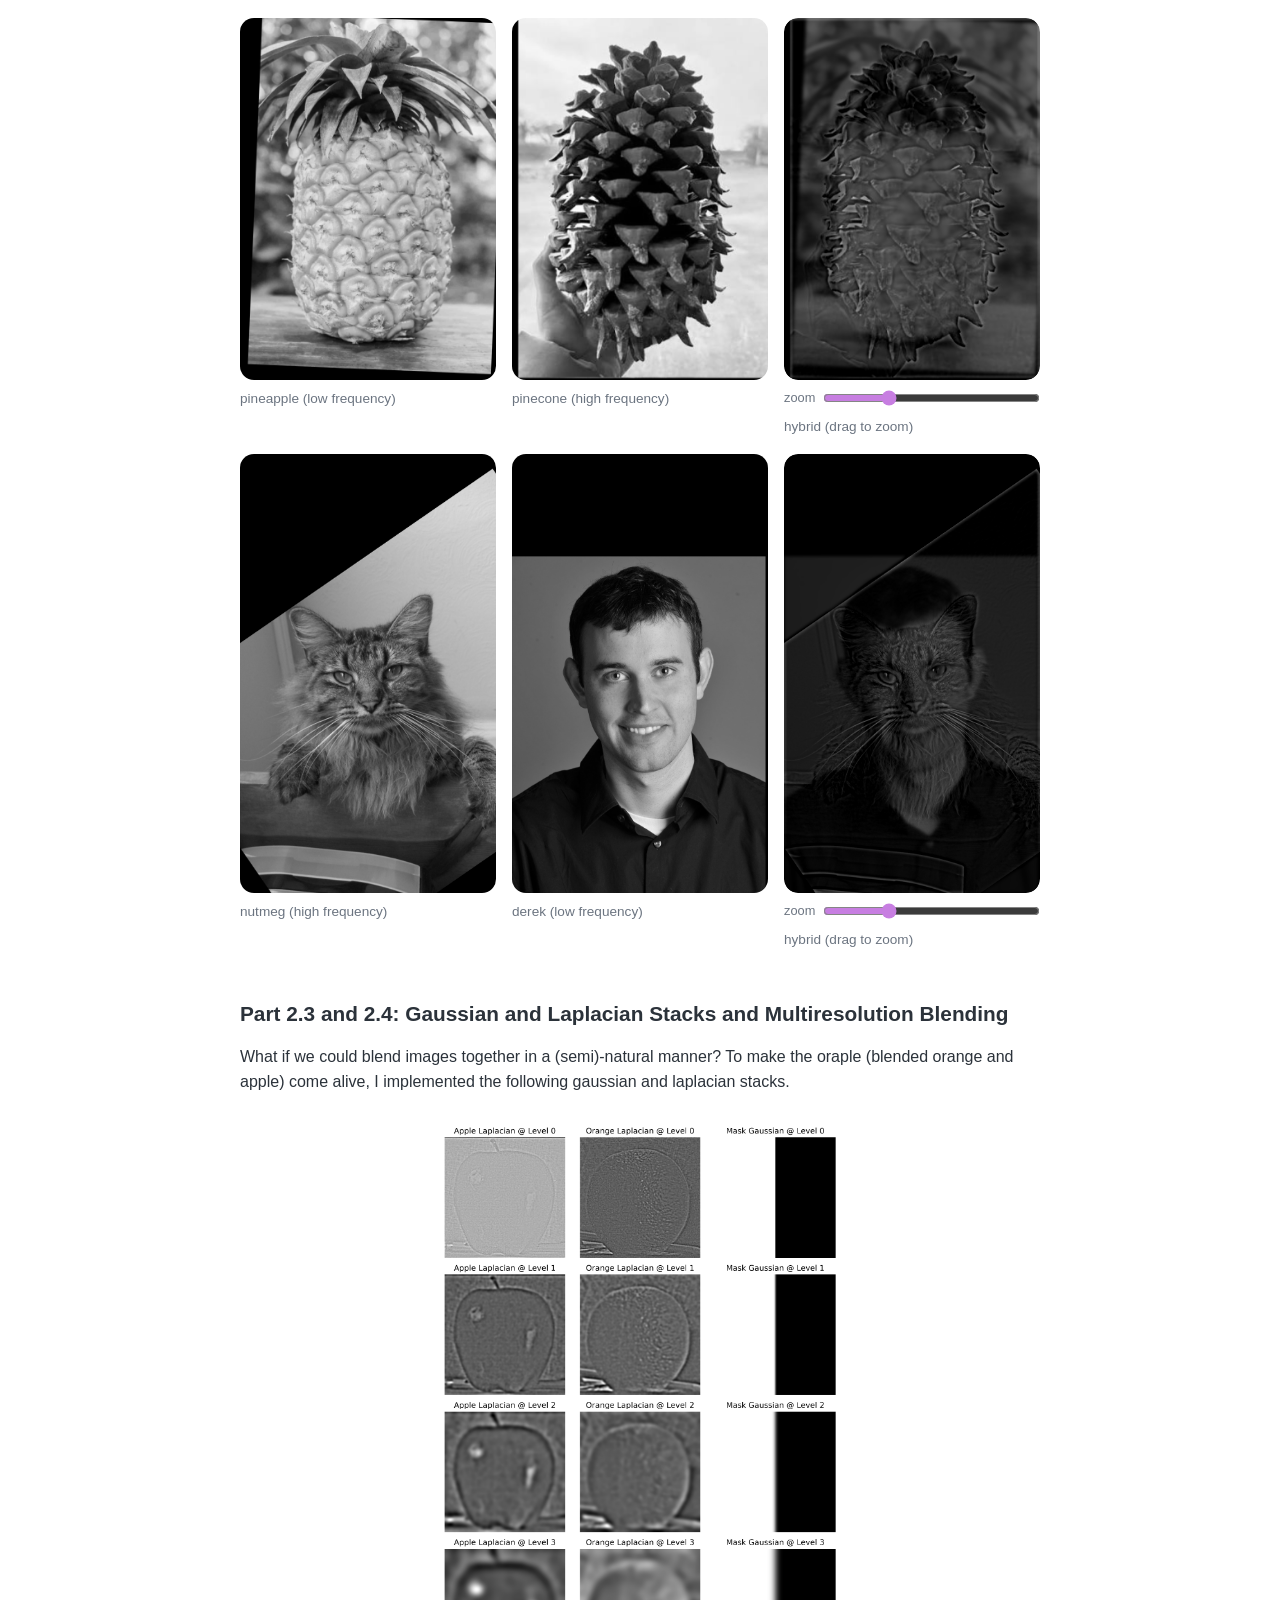
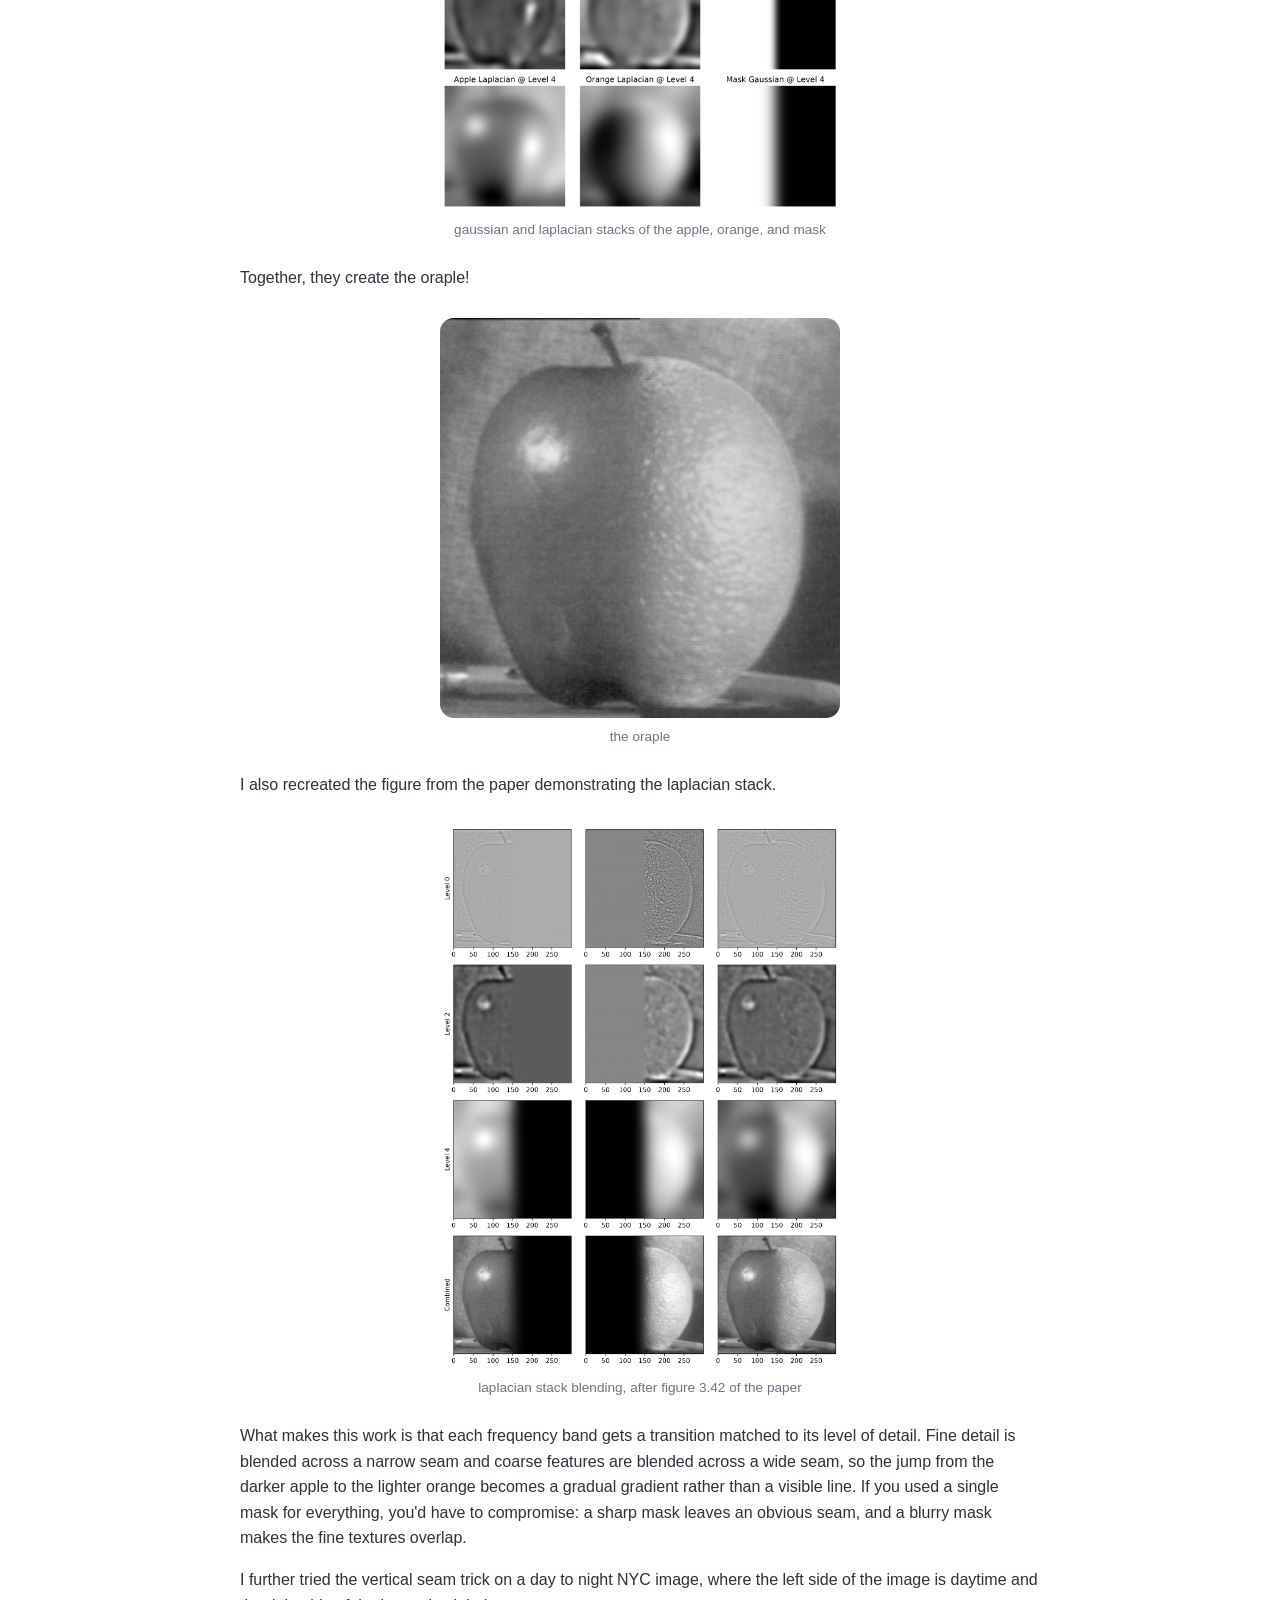
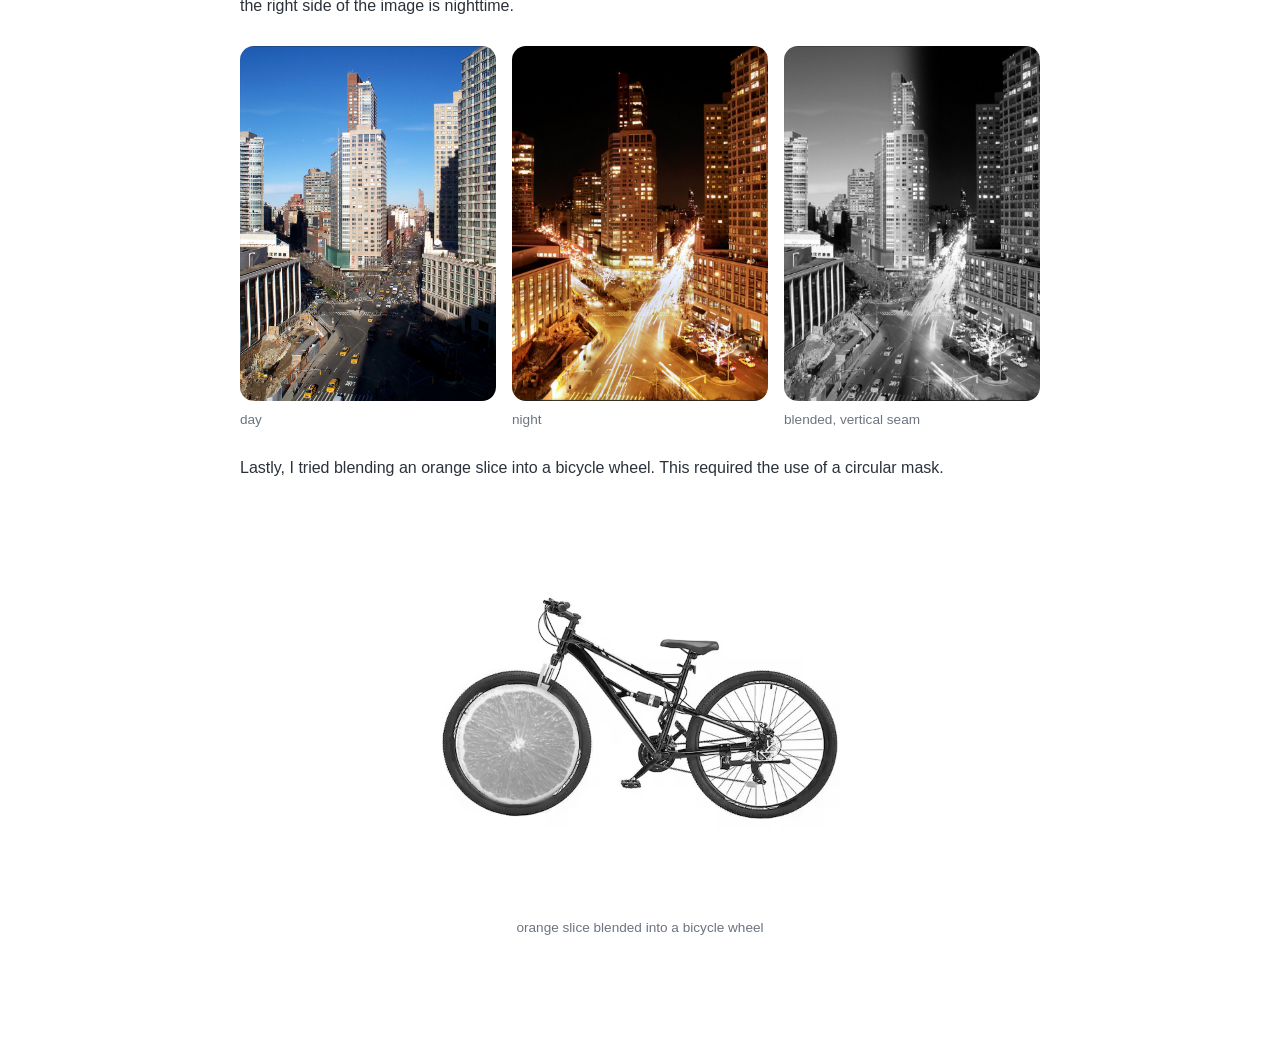
<file: cs180/proj2/index.html>
<!DOCTYPE html>
<html lang="en">
<head>
    <meta charset="UTF-8">
    <meta name="viewport" content="width=device-width, initial-scale=1.0">
    <meta name="robots" content="noindex, nofollow">
    <title>project 2 — cs 180</title>
    <link rel="stylesheet" href="../../styles.css">
    <link rel="stylesheet" href="../cs180.css">
    <script src="zoom.js" defer></script>
</head>
<body>
    <header>
    </header>

    <main>
        <section class="section">
            <div class="section-content">
                <a class="back-link" href="../index.html">← cs 180</a>

                <h1 class="course-title">project 2</h1>
                <p class="course-subtitle">
                    fun with filters and frequencies
                </p>

                <section class="part">
                    <h2 class="part-title">Part 1.1: Convolutions from Scratch!</h2>
                    <p>
                        I first started by implementing a convolution function (first using four for loops, then two). When comparing with the built-in function scipy.signal.convolve2d, my implementation runs slower (takes about a second).
                    </p>
                    <p>
                        I then tested my convolution functions on an image of myself with a box filter (blurring filter).
                    </p>
                    <div class="figure-grid cols-4">
                        <figure>
                            <img src="images/tanmayi.png" width="724" height="723">
                            <figcaption>original</figcaption>
                        </figure>
                        <figure>
                            <img src="images/tanmayi_4loops.png" width="724" height="723">
                            <figcaption>4 loops</figcaption>
                        </figure>
                        <figure>
                            <img src="images/tanmayi_2loops.png" width="724" height="723">
                            <figcaption>2 loops</figcaption>
                        </figure>
                        <figure class="filter">
<pre><code>(1/81) *
[1 1 1 1 1 1 1 1 1]
[1 1 1 1 1 1 1 1 1]
[1 1 1 1 1 1 1 1 1]
[1 1 1 1 1 1 1 1 1]
[1 1 1 1 1 1 1 1 1]
[1 1 1 1 1 1 1 1 1]
[1 1 1 1 1 1 1 1 1]
[1 1 1 1 1 1 1 1 1]
[1 1 1 1 1 1 1 1 1]</code></pre>
                            <figcaption>9x9 box filter</figcaption>
                        </figure>
                    </div>
                    <p>
                        I also tested with the d_x and d_y filters.
                    </p>
                    <div class="figure-grid cols-3">
                        <figure>
                            <img src="images/tanmayi_d_x.png" width="724" height="723">
                            <figcaption>d_x (vertical edges)</figcaption>
                        </figure>
                        <figure>
                            <img src="images/tanmayi_d_y.png" width="724" height="723">
                            <figcaption>d_y (horizontal edges)</figcaption>
                        </figure>
                        <figure class="filter">
<pre><code>D_x = [ 1  0 -1 ]

D_y = [  1 ]
      [  0 ]
      [ -1 ]</code></pre>
                            <figcaption>finite difference filters</figcaption>
                        </figure>
                    </div>
                    <p>
                        Below are both implementations.
                    </p>
                    <div class="figure-grid cols-2">
                        <figure class="code">
<pre><code>def conv2d_4loops(image, kernel, padding = "same"):
    h, w = image.shape
    k_h, k_w = kernel.shape

    # flip kernel for convolution
    kernel = np.flip(kernel)

    if padding == "full": 
        pad_h = k_h - 1
        pad_w = k_w - 1
    elif padding == "same": 
        pad_h = k_h // 2
        pad_w = k_w // 2
    else:
        pad_h = pad_w = 0

    # pad with zeros
    padded = np.pad(
        image,
        ((pad_h, pad_h), (pad_w, pad_w)),
        constant_values=0
    )

    if padding == "same":
        out_h, out_w = h, w
    else:
        out_h = h + k_h - 1
        out_w = w + k_w - 1

    output = np.zeros((out_h, out_w))

    # four loops:
    # two over output pixels, two over kernel pixels
    for i in range(out_h):
        for j in range(out_w):
            for m in range(k_h):
                for n in range(k_w):
                    output[i, j] += (
                        padded[i + m, j + n] * kernel[m, n]
                    )

    return output</code></pre>
                            <figcaption>four loops</figcaption>
                        </figure>
                        <figure class="code">
<pre><code>def conv2d_2loops(image, kernel, padding="same"):
    h, w = image.shape
    k_h, k_w = kernel.shape

    # flip kernel for convolution
    kernel = np.flip(kernel)

    if padding == "same":
        pad_h = k_h // 2
        pad_w = k_w // 2
    elif padding == "full":
        pad_h = k_h - 1
        pad_w = k_w - 1
    else:
        pad_h = pad_w = 0

    # pad with zeros
    padded = np.pad(
        image,
        ((pad_h, pad_h), (pad_w, pad_w)),
        constant_values=0
    )

    if padding == "full":
        out_h = h + k_h - 1
        out_w = w + k_w - 1
    elif padding == "same":
        out_h = h
        out_w = w
    else:
        out_h = h - k_h + 1
        out_w = w - k_w + 1

    output = np.zeros((out_h, out_w))

    for i in range(out_h):
        for j in range(out_w):
            output[i, j] = np.sum(
                padded[i:i + k_h, j:j + k_w] * kernel #element-wise multiplication
            )

    return output</code></pre>
                            <figcaption>two loops</figcaption>
                        </figure>
                    </div>
                    <p>
                        In the following parts, I use the two looped implementation for all my convolutions.
                    </p>
                </section>

                <section class="part">
                    <h2 class="part-title">Part 1.2: Finite Difference Operator</h2>
                    <p>
                        I then derived the partial derivative in x and y of the cameraman image by convolving the given image with the d_x and d_y filters. You can see that this brings out the vertical and horizontal edges in the photo respectively. I had to threshold the images experimentally to create a binary image.
                    </p>
                    <div class="figure-grid cols-5">
                        <figure>
                            <img src="images/cameraman.png" width="540" height="542">
                            <figcaption>original</figcaption>
                        </figure>
                        <figure>
                            <img src="images/cameraman_d_x.png" width="540" height="542">
                            <figcaption>d_x</figcaption>
                        </figure>
                        <figure>
                            <img src="images/cameraman_d_x_binary.png" width="540" height="542">
                            <figcaption>d_x, thresholded</figcaption>
                        </figure>
                        <figure>
                            <img src="images/cameraman_d_y.png" width="540" height="542">
                            <figcaption>d_y</figcaption>
                        </figure>
                        <figure>
                            <img src="images/cameraman_d_y_binary.png" width="540" height="542">
                            <figcaption>d_y, thresholded</figcaption>
                        </figure>
                    </div>
                    <p>
                        The gradient magnitude image is the magnitude between the two previous edge images, resulting in the following image. I similarly thresholded this image as well.
                    </p>
                    <div class="figure-grid cols-3">
                        <figure>
                            <img src="images/cameraman.png" width="540" height="542">
                            <figcaption>original</figcaption>
                        </figure>
                        <figure>
                            <img src="images/cameraman_gradient_combined.png" width="540" height="542">
                            <figcaption>gradient magnitude</figcaption>
                        </figure>
                        <figure>
                            <img src="images/cameraman_gradient_combined_binary.png" width="540" height="542">
                            <figcaption>gradient magnitude, thresholded</figcaption>
                        </figure>
                    </div>
                </section>

                <section class="part">
                    <h2 class="part-title">Part 1.3: Derivative of Gaussian (DoG) Filter</h2>
                    <p>
                        Because the results on the cameraman image from the last part were slightly noisy, what if we first blurred the image and then found the edges? We can do this by applying the filters sequentially, or by combining the two filters themselves. This combined filter is called DoG (derivative of gaussian). Using either method will result in the same cleaned output, as shown below. In comparison to using the finite difference operator alone, the edges are much smoother.
                    </p>
                    <div class="figure-grid cols-3">
                        <figure>
                            <img src="images/cameraman_blurred_d_x_binary.png" width="540" height="542">
                            <figcaption>sequential d_x</figcaption>
                        </figure>
                        <figure>
                            <img src="images/cameraman_blurred_d_y_binary.png" width="540" height="542">
                            <figcaption>sequential d_y</figcaption>
                        </figure>
                        <figure>
                            <img src="images/cameraman_blurred_gradient_sequential_combined_binary.png" width="540" height="542">
                            <figcaption>sequential magnitude</figcaption>
                        </figure>
                        <figure>
                            <img src="images/cameraman_combined_d_x_binary.png" width="540" height="542">
                            <figcaption>DoG d_x</figcaption>
                        </figure>
                        <figure>
                            <img src="images/cameraman_combined_d_y_binary.png" width="540" height="542">
                            <figcaption>DoG d_y</figcaption>
                        </figure>
                        <figure>
                            <img src="images/cameraman_gradient_dog_combined_binary.png" width="540" height="542">
                            <figcaption>DoG magnitude</figcaption>
                        </figure>
                    </div>
                </section>

                <section class="part">
                    <h2 class="part-title">Part 2.1: Image "Sharpening"</h2>
                    <p>
                        Now let's "sharpen" an image! To do so, we will simply add some of the higher frequencies in an image (the taj mahal) to itself. How do we get the high frequencies? By simply subtracting the low frequencies (the result of the 2d gaussian blur filter). Some hyperparameters to play with here are how much gaussian blur to use (in terms of kernel size and standard deviation), as well as how much high frequency to add back in. Below is a sharpened taj mahal in grayscale with a lot of high frequency added.
                    </p>
                    <div class="figure-grid cols-2">
                        <figure>
                            <img src="images/taj.png" width="300" height="300">
                            <figcaption>original</figcaption>
                        </figure>
                        <figure>
                            <img src="images/taj_unsharp.png" width="300" height="300">
                            <figcaption>sharpened</figcaption>
                        </figure>
                    </div>
                    <p>
                        Applying this technique to other images works as well! For example, here is the effect on an image of a rose. I first blurred it, then resharpened it to see if I could reconstruct the original image.
                    </p>
                    <div class="figure-grid cols-3">
                        <figure>
                            <img src="images/rose.png" width="1356" height="2048">
                            <figcaption>original</figcaption>
                        </figure>
                        <figure>
                            <img src="images/rose_blurred.png" width="1356" height="2048">
                            <figcaption>blurred</figcaption>
                        </figure>
                        <figure>
                            <img src="images/rose_blurred_unsharp.png" width="1356" height="2048">
                            <figcaption>blurred, then sharpened</figcaption>
                        </figure>
                    </div>
                </section>

                <section class="part">
                    <h2 class="part-title">Part 2.2: Hybrid Images</h2>
                    <p>
                        What else can we do when we separate frequencies? The SIGGRAPH 2006 paper by Oliva, Torralba, and Schyns, <a href="http://olivalab.mit.edu/hybridimage.htm">Hybrid Images</a>, introduced a fun effect you can create that takes advantage of the human eye. Essentially you take the high frequencies from one image and superimpose them onto the low frequencies of another. When looking at it from far away, the low frequency image appears, and when looking at it from close up, the high frequency image does instead.
                    </p>
                    <p>
                        One of my images is a blooming peony across time where we have a half-opened peony as the low frequency image and a fully opened peony as the high frequency image. I had to play around with the hyperparameters which respectively control the gaussian kernel size (I chose 17) and the interpolation between both images to get it to look its best.
                    </p>
                    <div class="figure-grid cols-3">
                        <figure>
                            <img src="images/peony_medium.png" width="600" height="601">
                            <figcaption>half-opened peony (low frequency)</figcaption>
                        </figure>
                        <figure>
                            <img src="images/peony_open.png" width="600" height="601">
                            <figcaption>open peony (high frequency)</figcaption>
                        </figure>
                        <figure class="zoom">
                            <div class="zoom-stage">
                                <img src="images/hybrid_peony_open_medium.png" width="600" height="601">
                            </div>
                            <label class="zoom-control">
                                <span>zoom</span>
                                <input type="range" min="0.2" max="3" step="0.05" value="1" aria-label="zoom the hybrid image">
                            </label>
                            <figcaption>hybrid (drag to zoom)</figcaption>
                        </figure>
                    </div>
                    <p>
                        The intermediate filtered images look like so:
                    </p>
                    <div class="figure-grid cols-2">
                        <figure>
                            <img src="images/peony_medium_blurred.png" width="600" height="601">
                            <figcaption>low-pass (blurred)</figcaption>
                        </figure>
                        <figure>
                            <img src="images/peony_open_sharpened_normalized.png" width="600" height="601">
                            <figcaption>high-pass (sharpened)</figcaption>
                        </figure>
                    </div>
                    <p>
                        The 2d fourier frequency magnitude plots for this example are below:
                    </p>
                    <div class="figure-grid">
                        <figure>
                            <img src="images/hybrid_peony_open_medium_freq_analysis.png" width="4148" height="1470">
                            <figcaption>log magnitude of the 2d fourier transforms: inputs, filtered inputs, and hybrid</figcaption>
                        </figure>
                    </div>
                    <p>
                        Additionally, I tried my implementation on a pineapple and pinecone and on derek and nutmeg, seen below:
                    </p>
                    <div class="figure-grid cols-3">
                        <figure>
                            <img src="images/pineapple_aligned.png" width="621" height="878">
                            <figcaption>pineapple (low frequency)</figcaption>
                        </figure>
                        <figure>
                            <img src="images/pinecone_aligned.png" width="621" height="878">
                            <figcaption>pinecone (high frequency)</figcaption>
                        </figure>
                        <figure class="zoom">
                            <div class="zoom-stage">
                                <img src="images/hybrid_pinecone_pineapple.png" width="621" height="878">
                            </div>
                            <label class="zoom-control">
                                <span>zoom</span>
                                <input type="range" min="0.2" max="3" step="0.05" value="1" aria-label="zoom the hybrid image">
                            </label>
                            <figcaption>hybrid (drag to zoom)</figcaption>
                        </figure>
                    </div>
                    <div class="figure-grid cols-3">
                        <figure>
                            <img src="images/nutmeg_aligned.png" width="739" height="1266">
                            <figcaption>nutmeg (high frequency)</figcaption>
                        </figure>
                        <figure>
                            <img src="images/derek_aligned.png" width="739" height="1266">
                            <figcaption>derek (low frequency)</figcaption>
                        </figure>
                        <figure class="zoom">
                            <div class="zoom-stage">
                                <img src="images/hybrid_nutmeg_derek.png" width="739" height="1266">
                            </div>
                            <label class="zoom-control">
                                <span>zoom</span>
                                <input type="range" min="0.2" max="3" step="0.05" value="1" aria-label="zoom the hybrid image">
                            </label>
                            <figcaption>hybrid (drag to zoom)</figcaption>
                        </figure>
                    </div>
                </section>

                <section class="part">
                    <h2 class="part-title">Part 2.3 and 2.4: Gaussian and Laplacian Stacks and Multiresolution Blending</h2>
                    <p>
                        What if we could blend images together in a (semi)-natural manner? To make the oraple (blended orange and apple) come alive, I implemented the following gaussian and laplacian stacks.
                    </p>
                    <div class="figure-grid half">
                        <figure>
                            <img src="images/oraple_stacks.png" width="2600" height="4470">
                            <figcaption>gaussian and laplacian stacks of the apple, orange, and mask</figcaption>
                        </figure>
                    </div>
                    <p>
                        Together, they create the oraple!
                    </p>
                    <div class="figure-grid half">
                        <figure>
                            <img src="images/oraple.png" width="300" height="300">
                            <figcaption>the oraple</figcaption>
                        </figure>
                    </div>
                    <p>
                        I also recreated the figure from the paper demonstrating the laplacian stack.
                    </p>
                    <div class="figure-grid half">
                        <figure>
                            <img src="images/oraple_fig.png" width="2626" height="3570">
                            <figcaption>laplacian stack blending, after figure 3.42 of the paper</figcaption>
                        </figure>
                    </div>
                    <p>
                        What makes this work is that each frequency band gets a transition matched to its level of detail. Fine detail is blended across a narrow seam and coarse features are blended across a wide seam, so the jump from the darker apple to the lighter orange becomes a gradual gradient rather than a visible line. If you used a single mask for everything, you'd have to compromise: a sharp mask leaves an obvious seam, and a blurry mask makes the fine textures overlap.
                    </p>
                    <p>
                        I further tried the vertical seam trick on a day to night NYC image, where the left side of the image is daytime and the right side of the image is nighttime.
                    </p>
                    <div class="figure-grid cols-3">
                        <figure>
                            <img src="images/day.png" width="1006" height="1396">
                            <figcaption>day</figcaption>
                        </figure>
                        <figure>
                            <img src="images/night.png" width="366" height="508">
                            <figcaption>night</figcaption>
                        </figure>
                        <figure>
                            <img src="images/day_night.png" width="366" height="508">
                            <figcaption>blended, vertical seam</figcaption>
                        </figure>
                    </div>
                    <p>
                        Lastly, I tried blending an orange slice into a bicycle wheel. This required the use of a circular mask.
                    </p>
                    <div class="figure-grid half">
                        <figure>
                            <img src="images/bike_orange.png" width="600" height="600">
                            <figcaption>orange slice blended into a bicycle wheel</figcaption>
                        </figure>
                    </div>
                </section>
            </div>
        </section>
    </main>

</body>
</html>
</file>
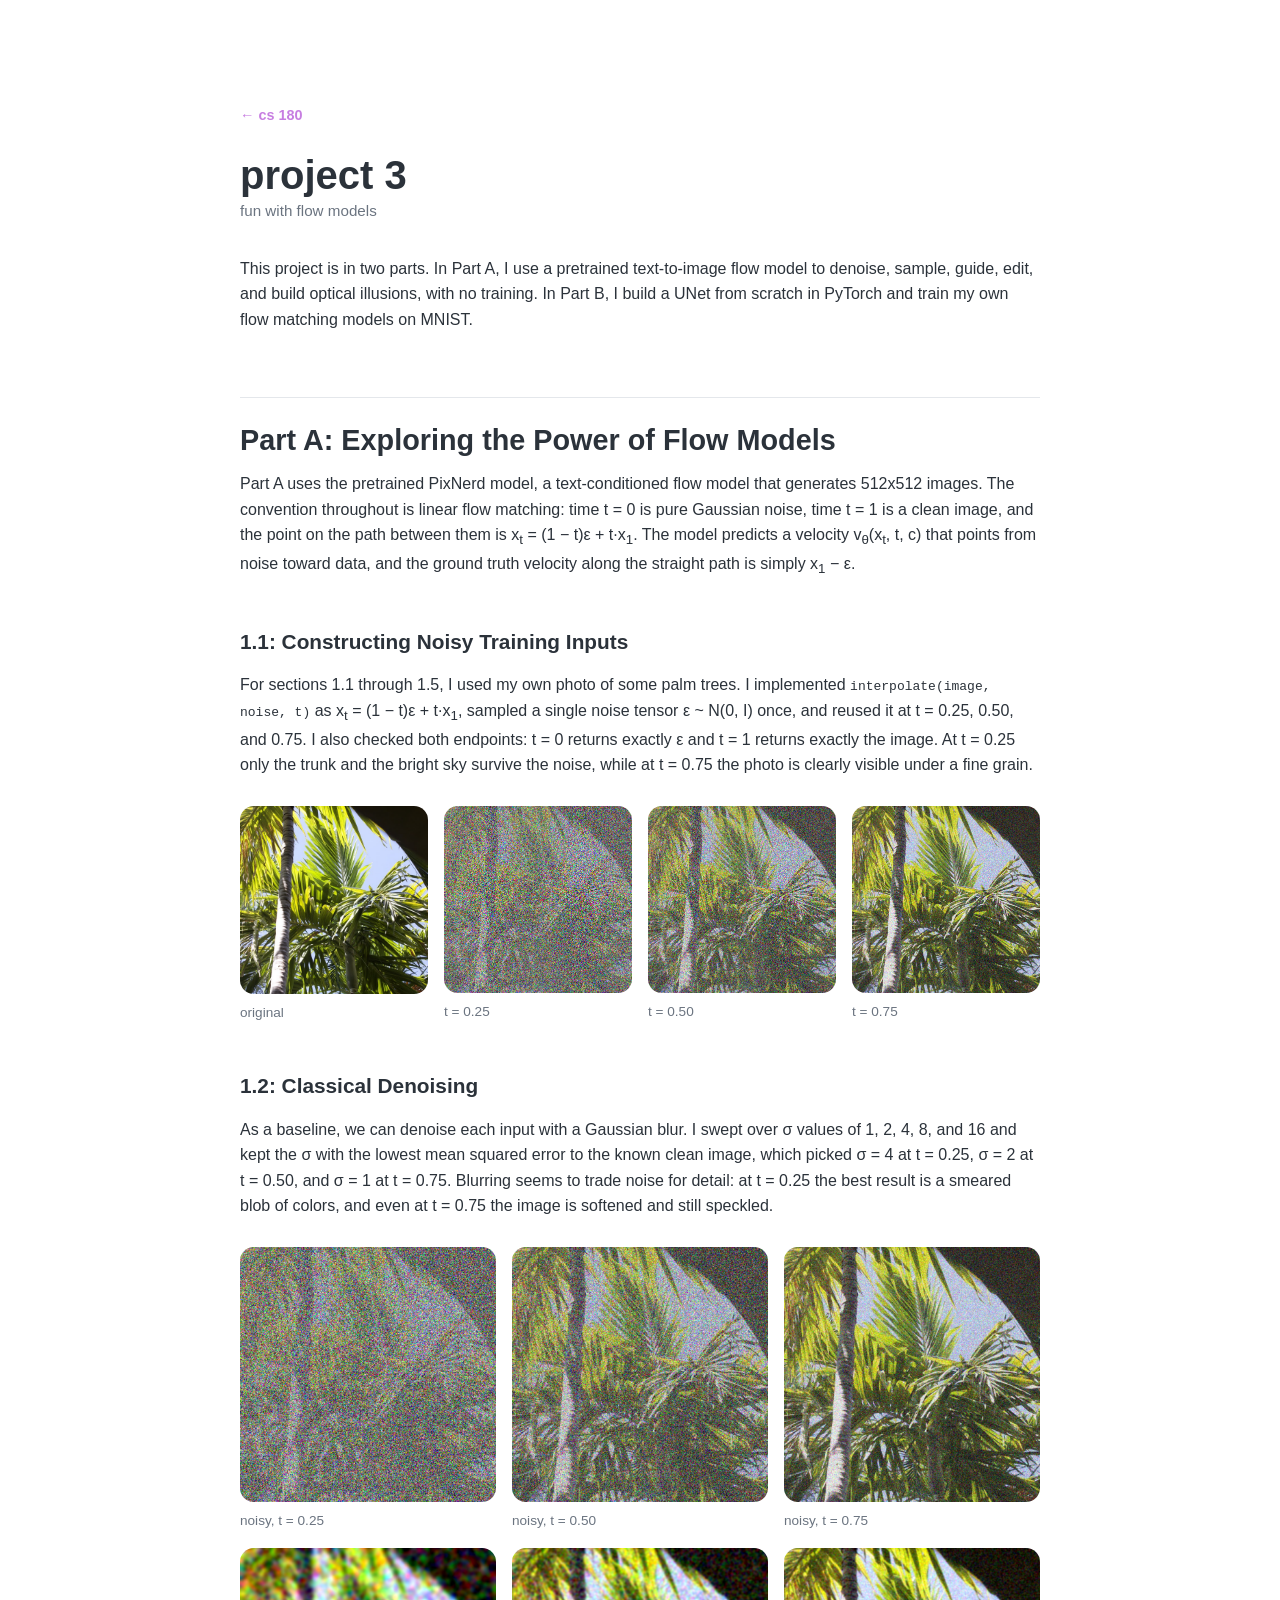
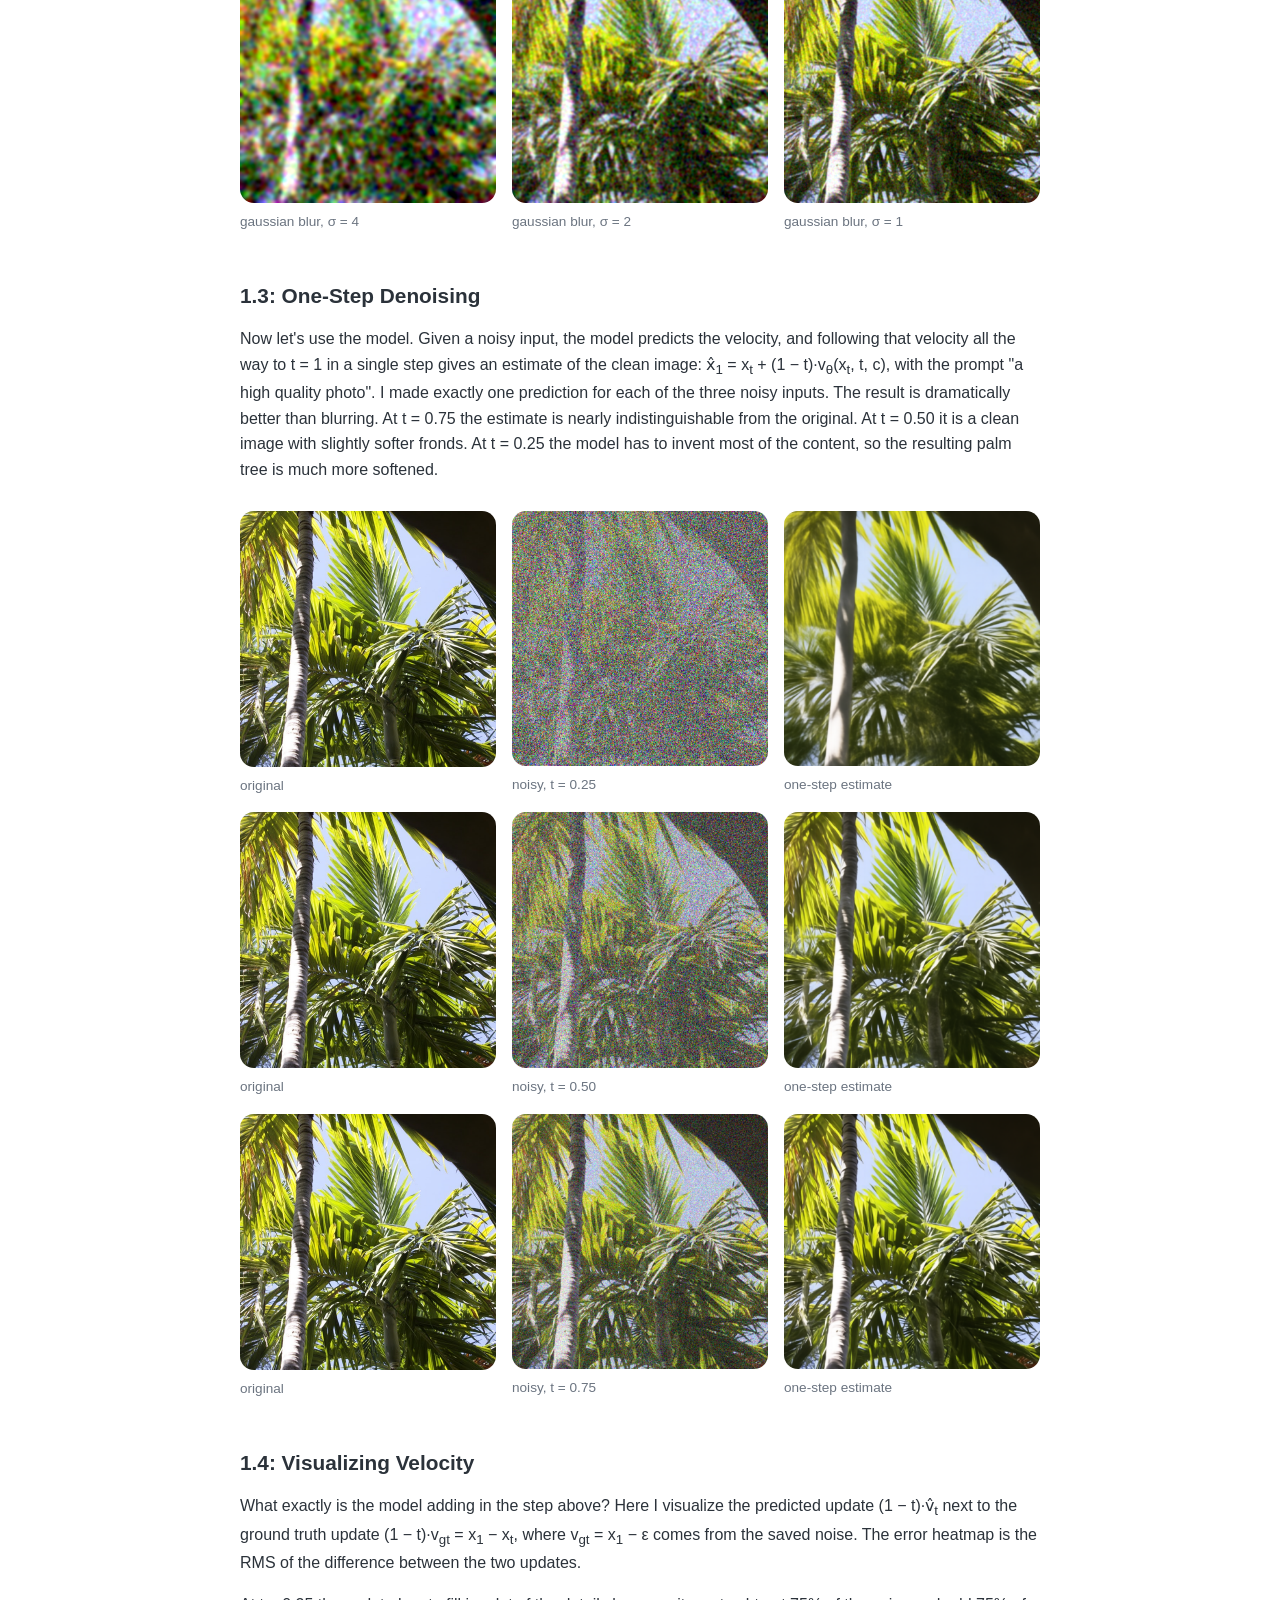
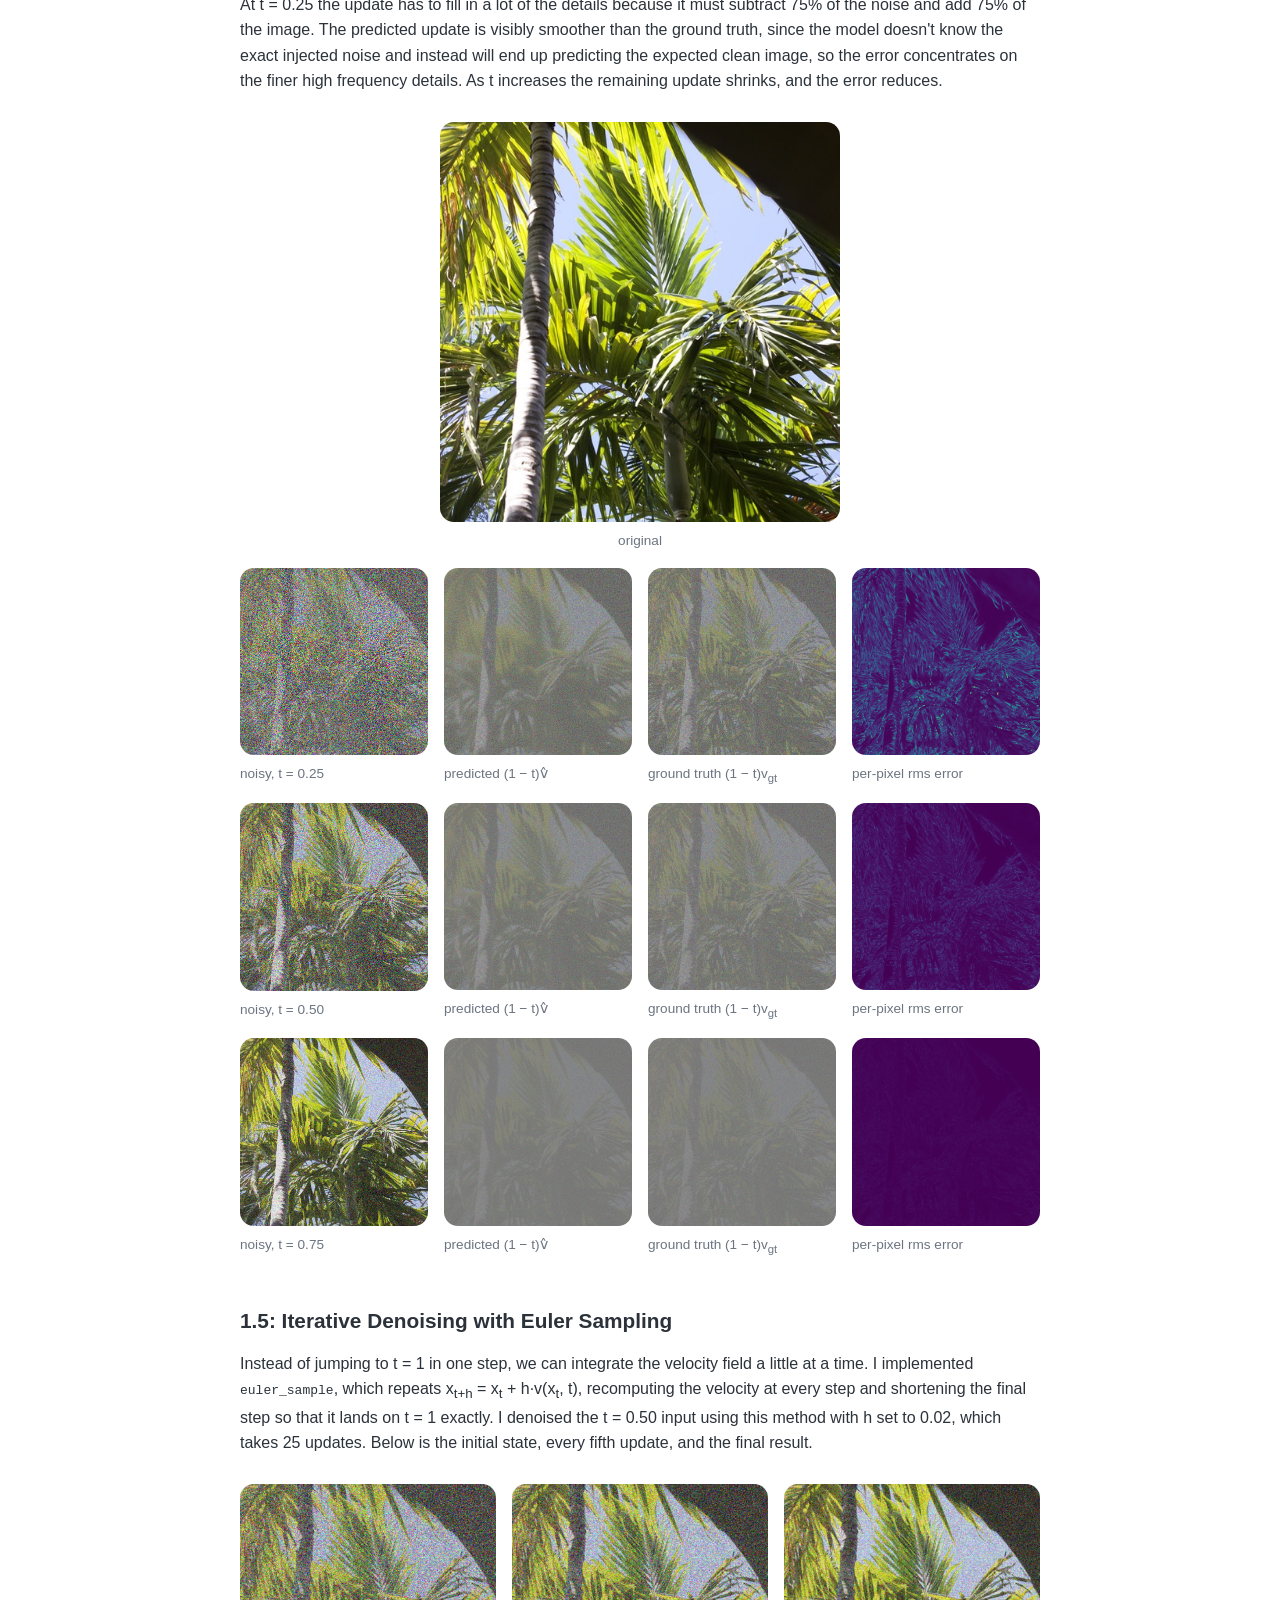
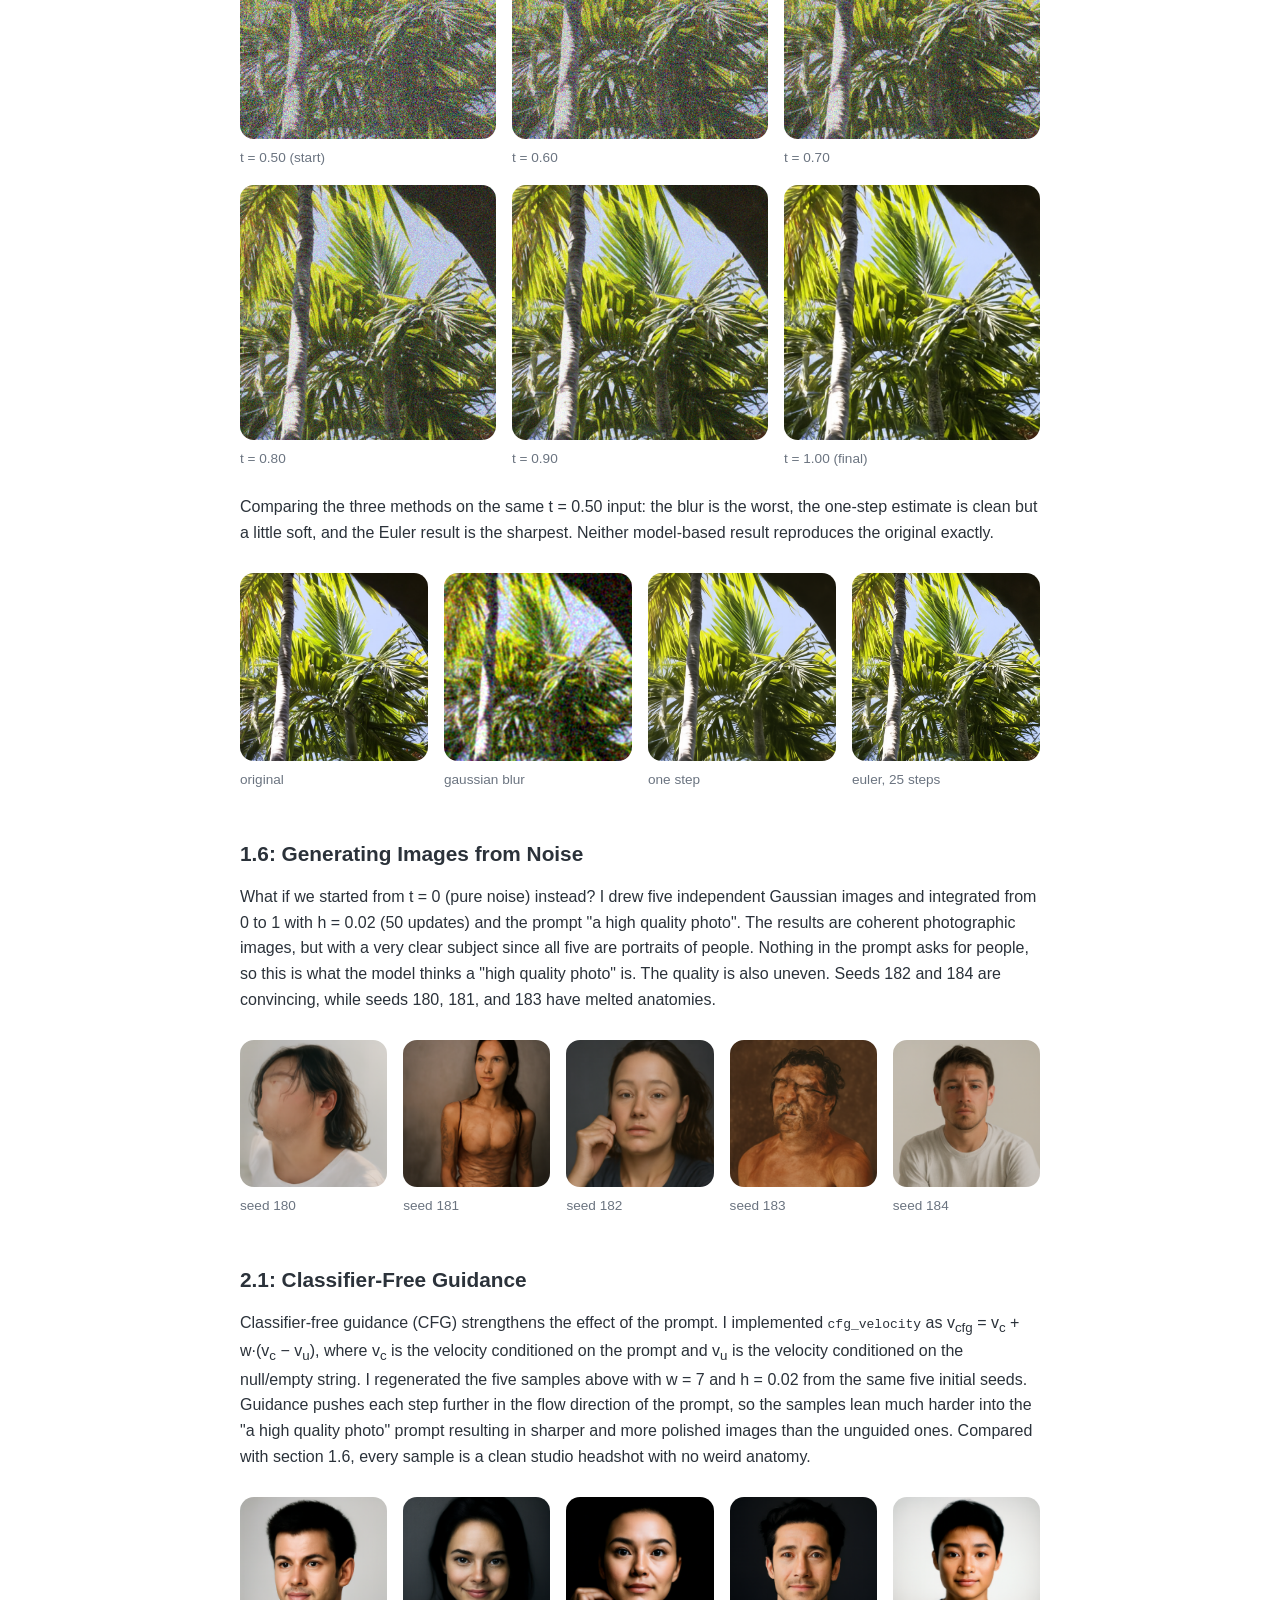
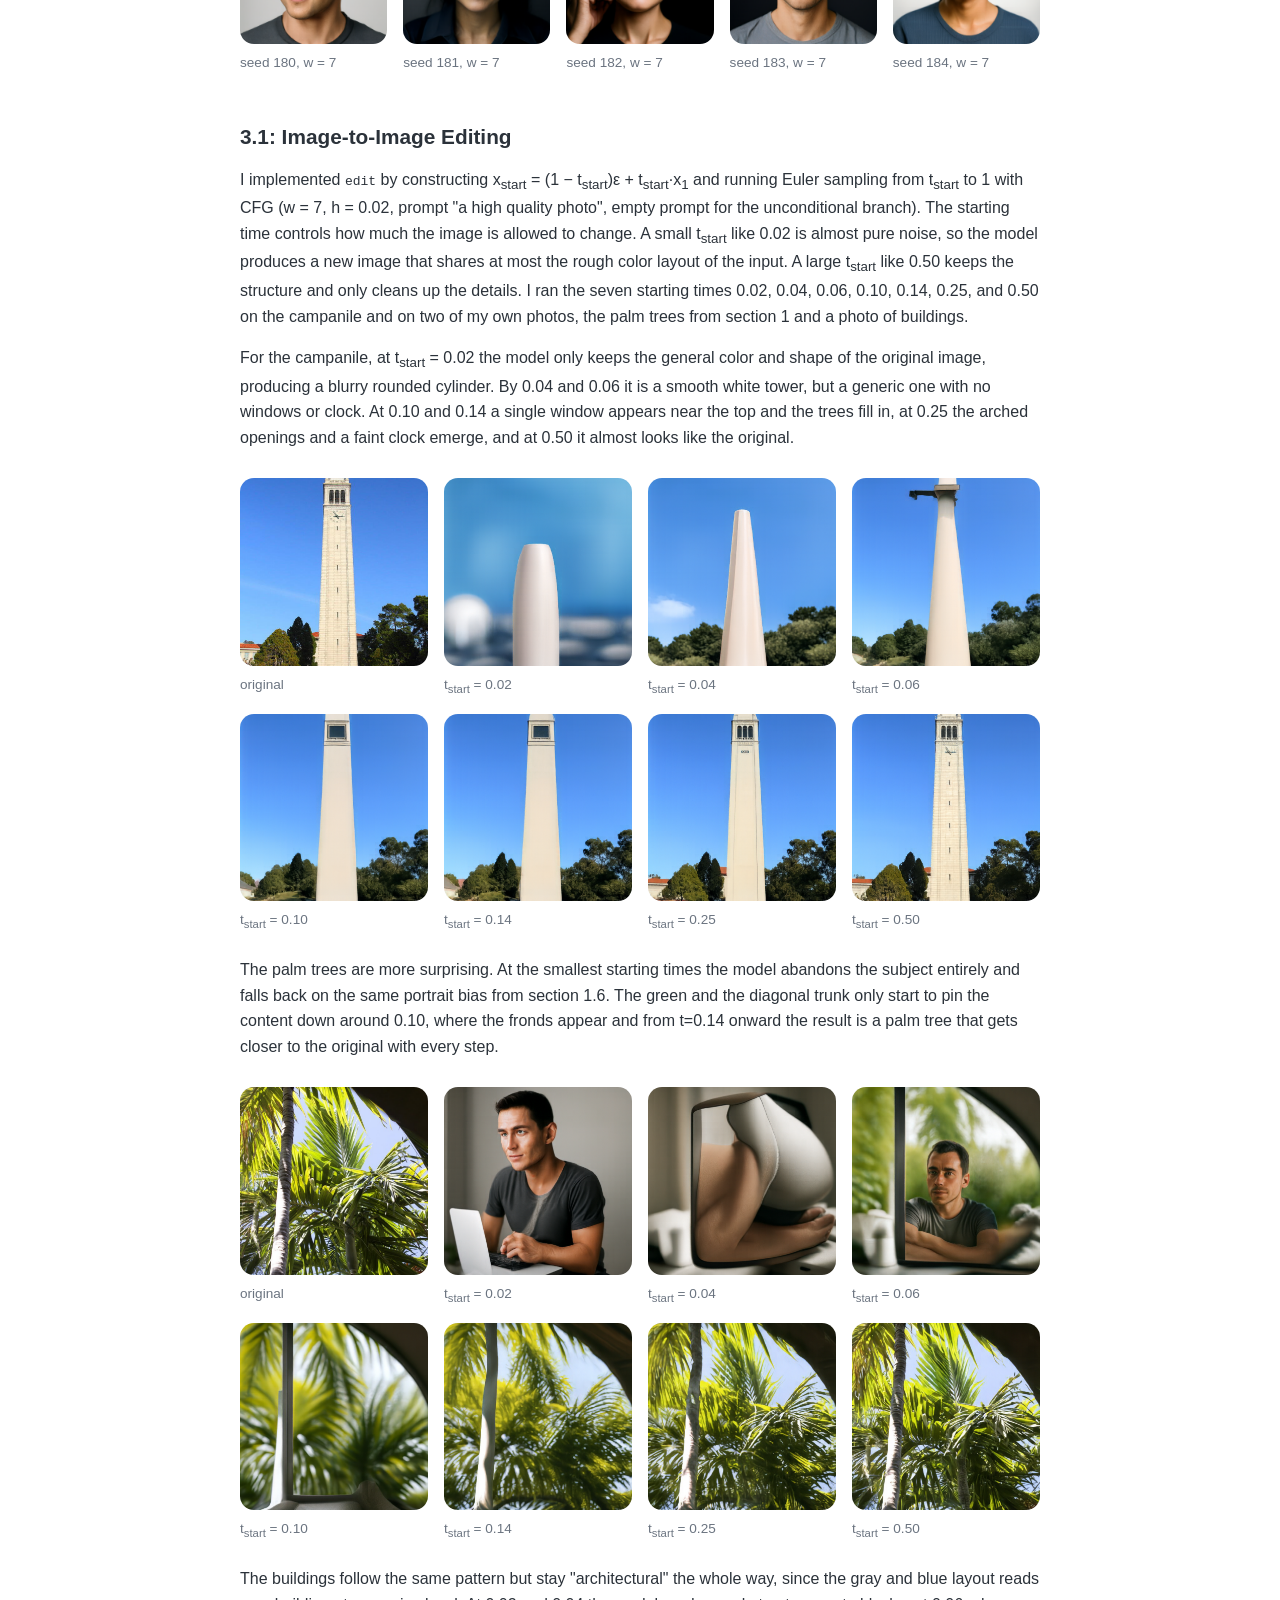
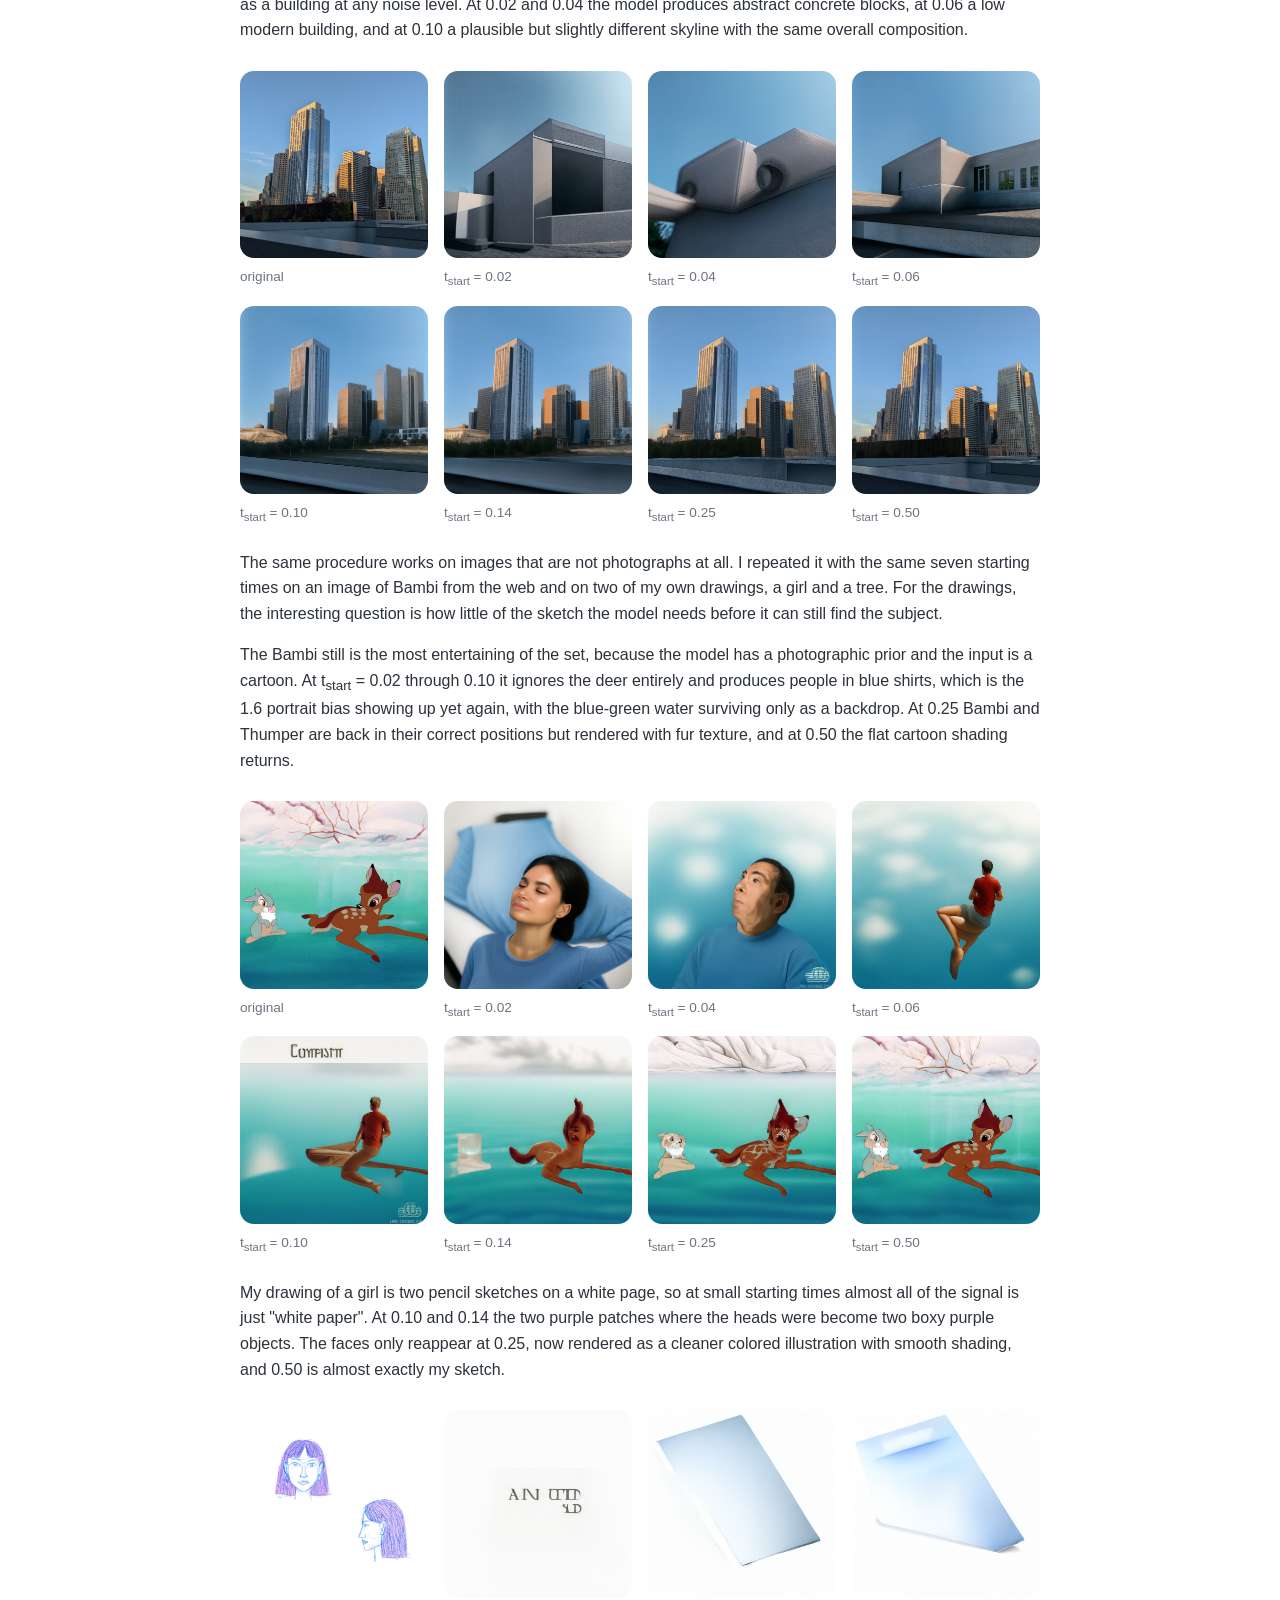
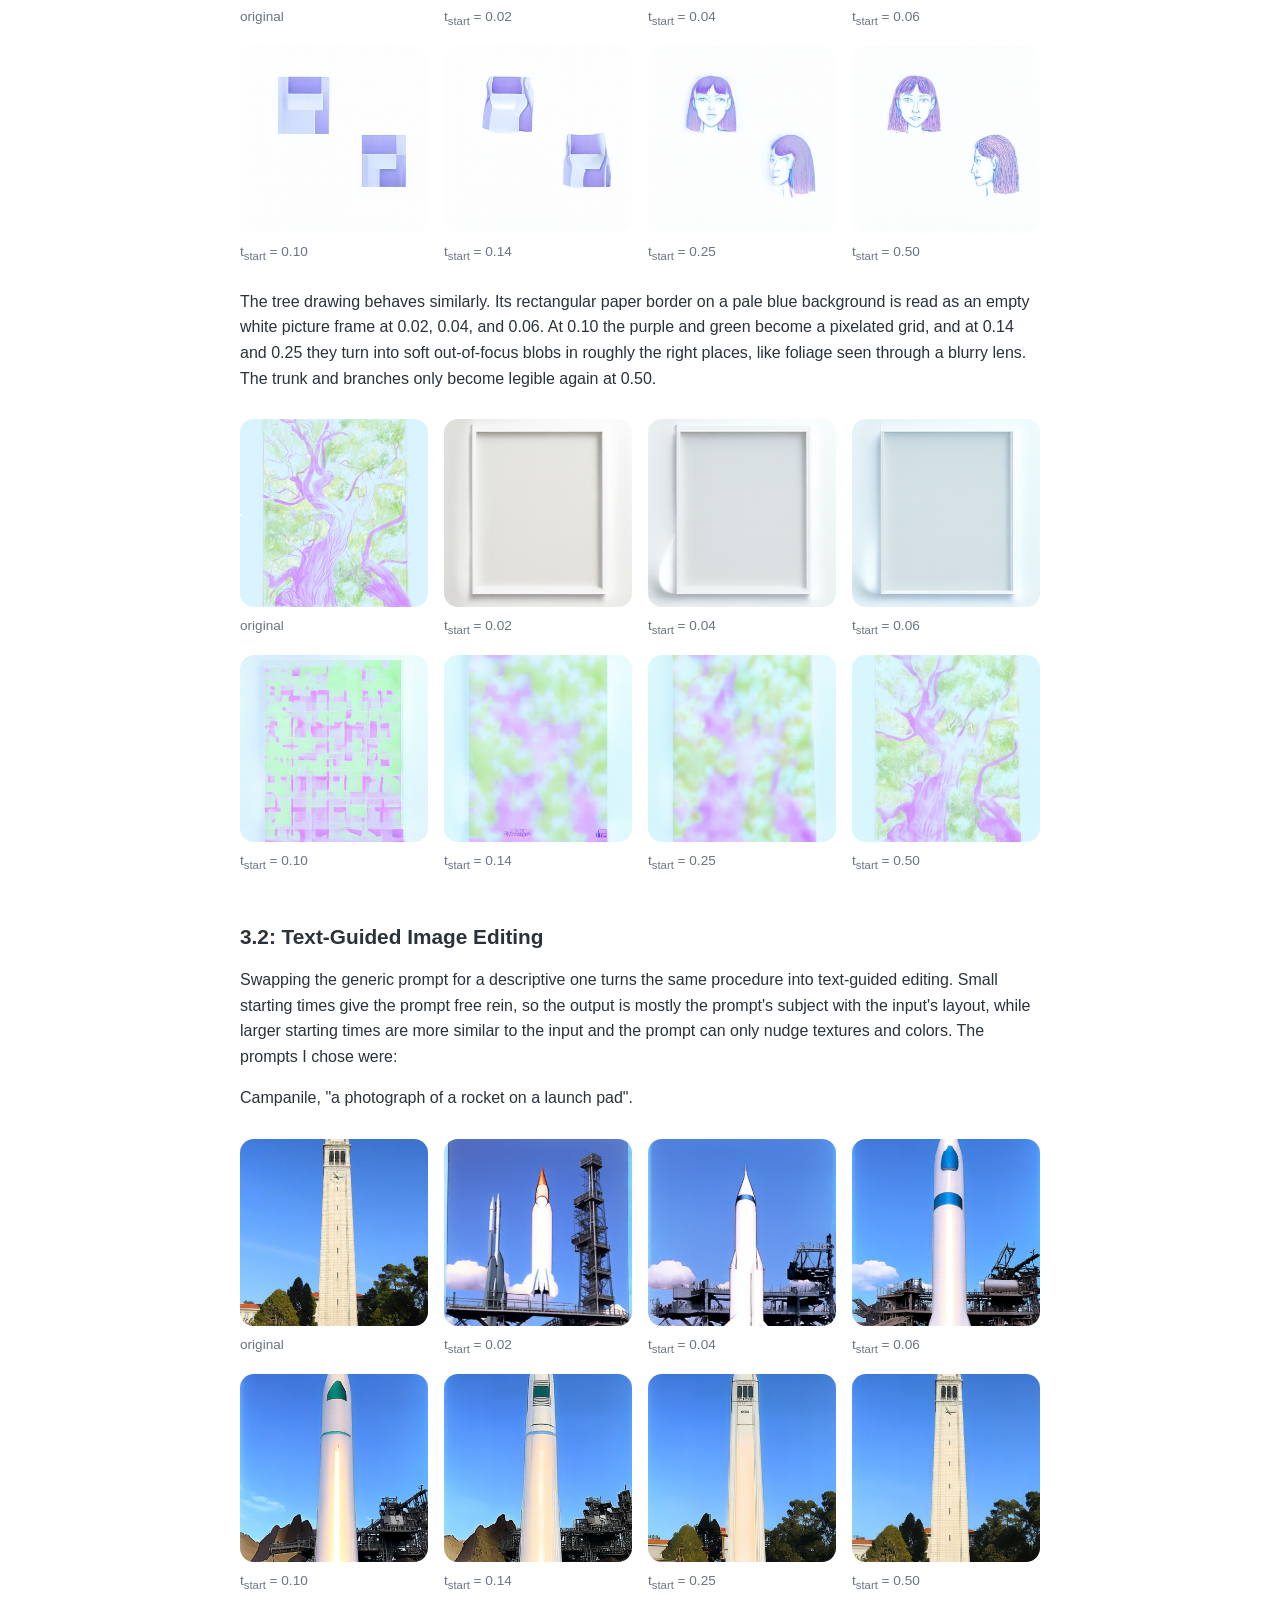
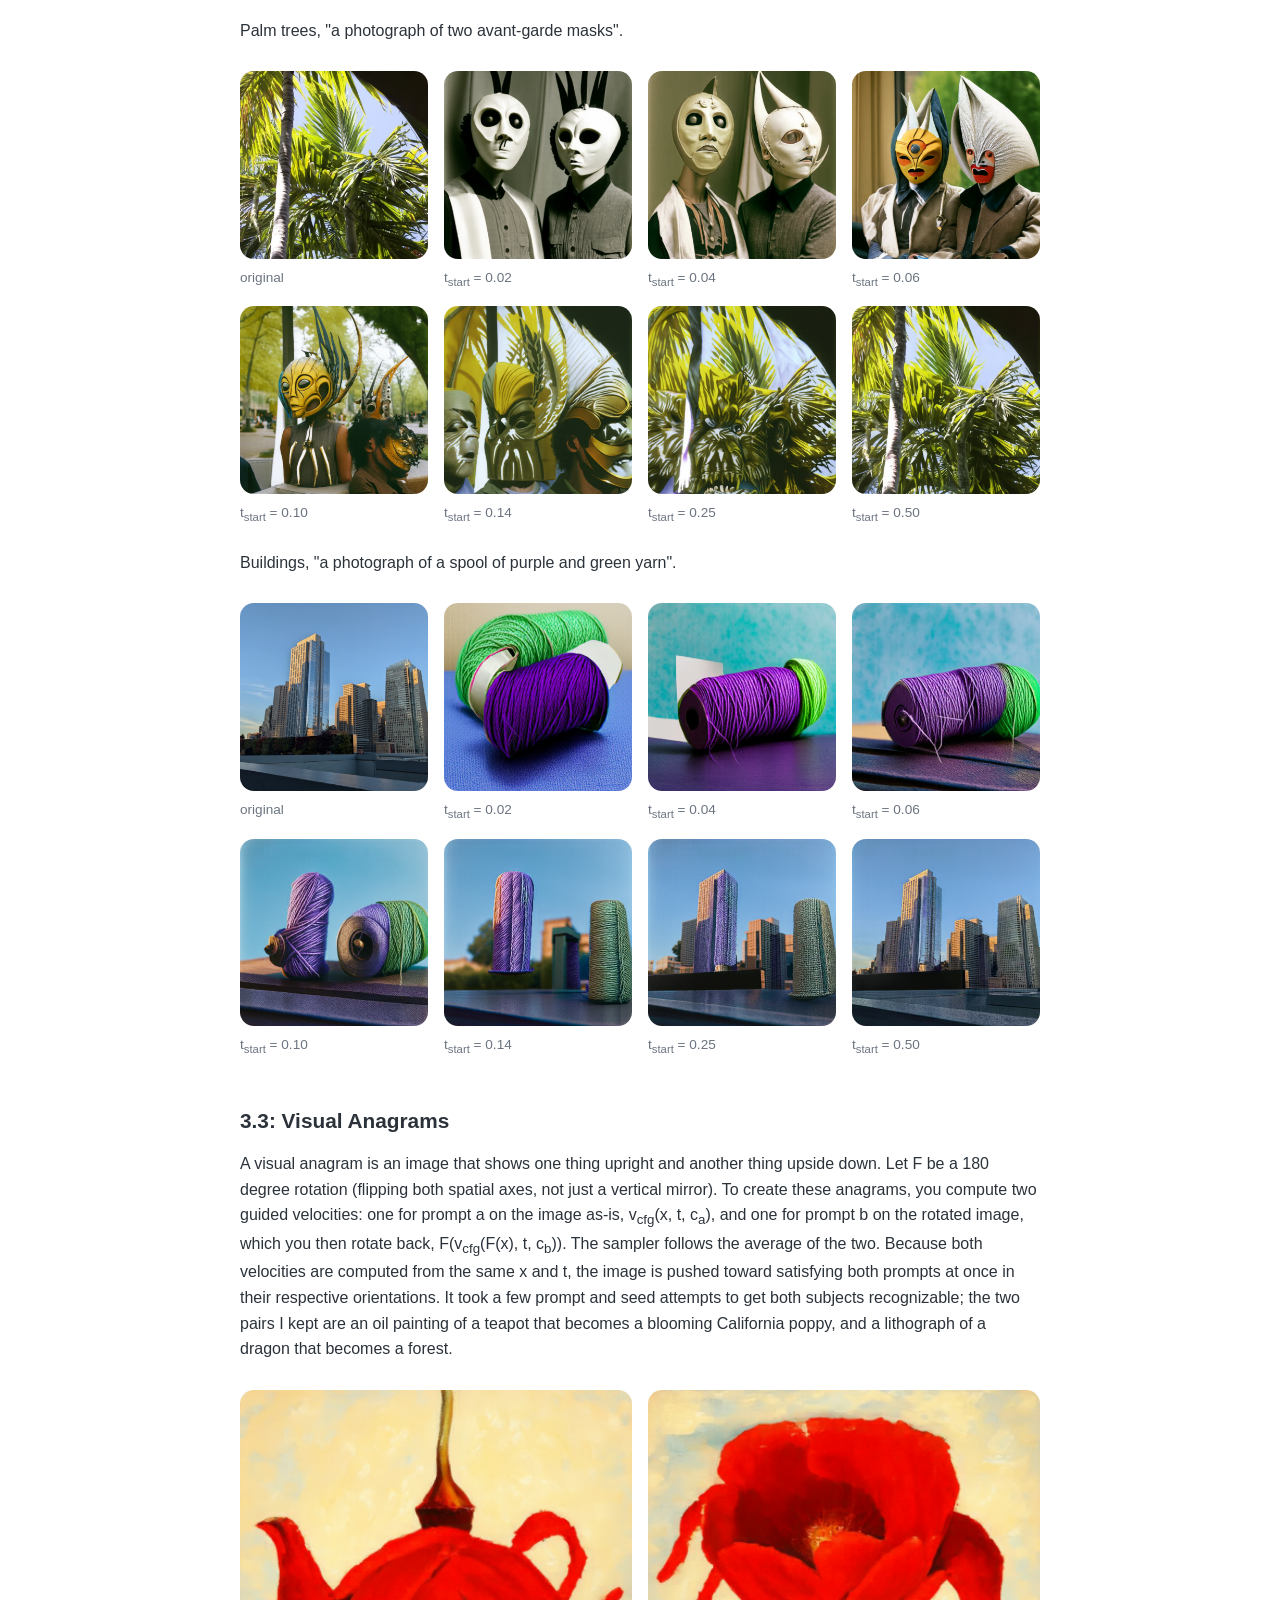
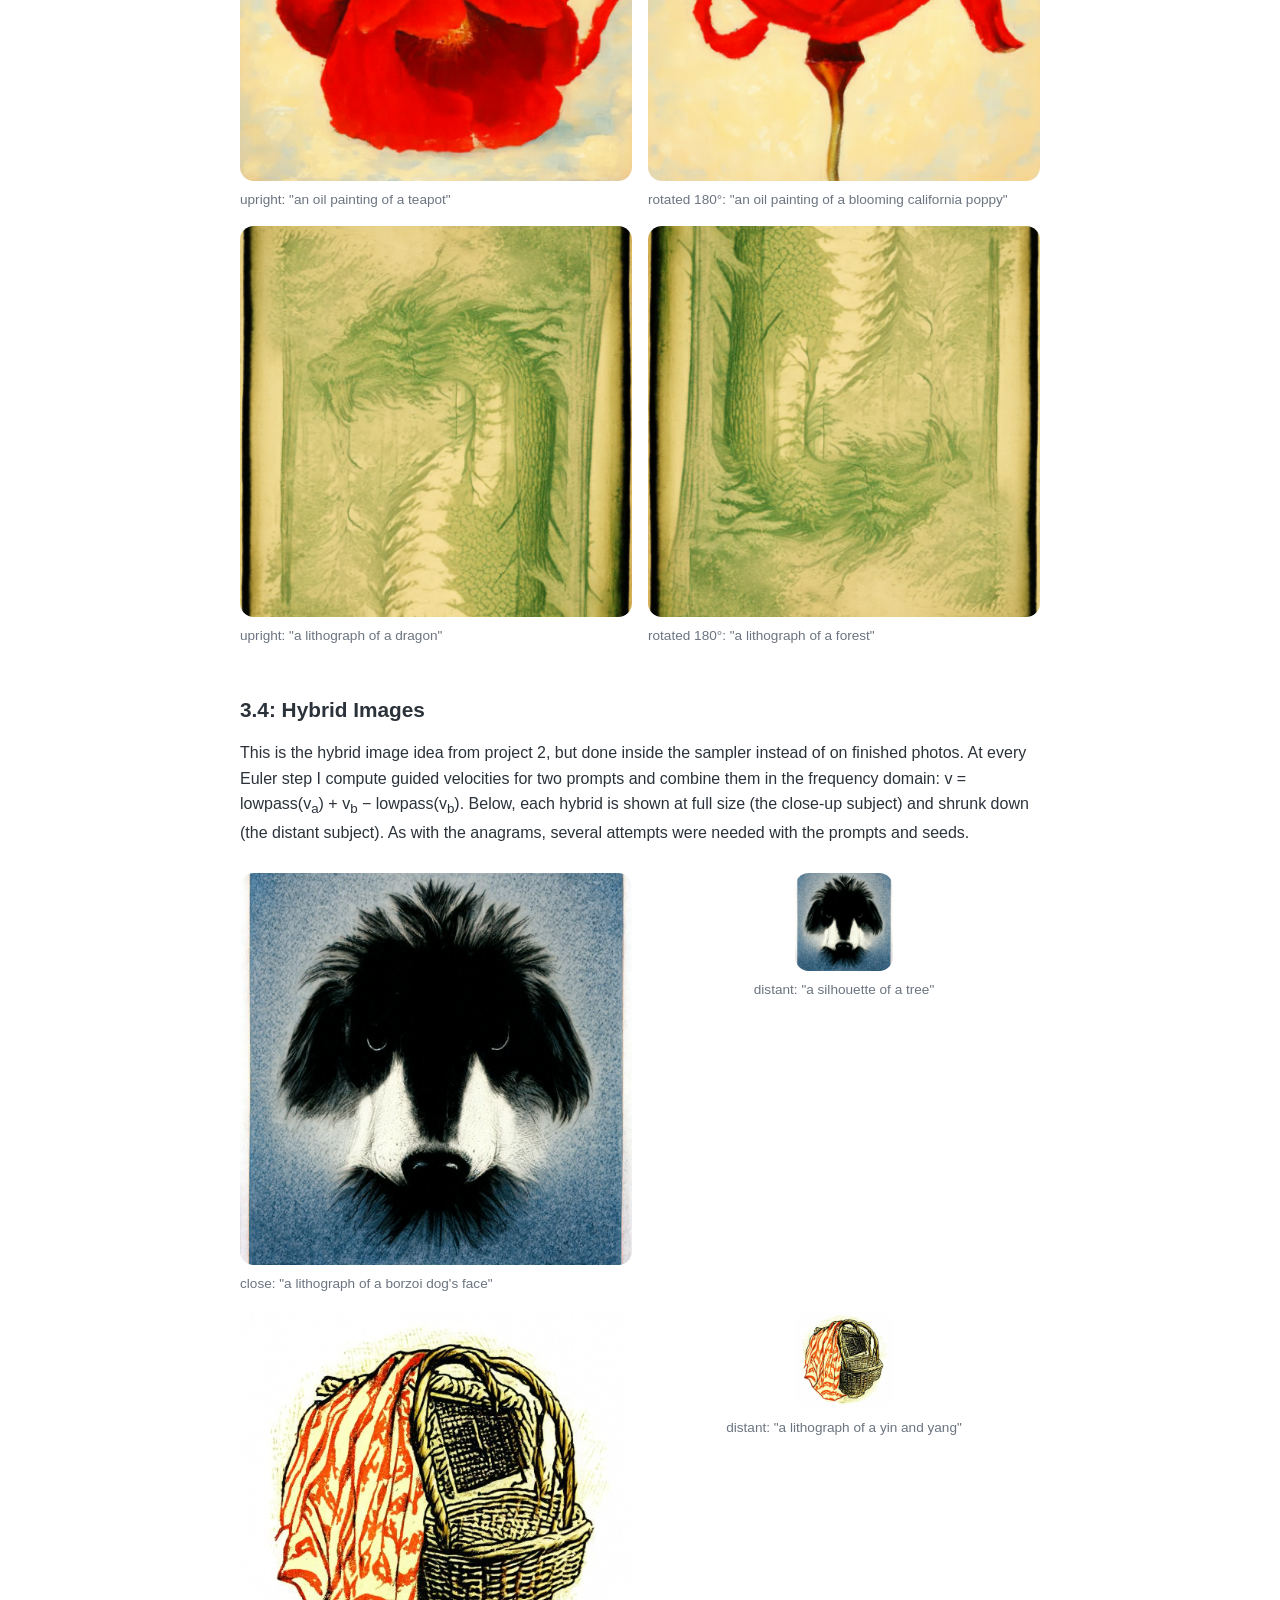
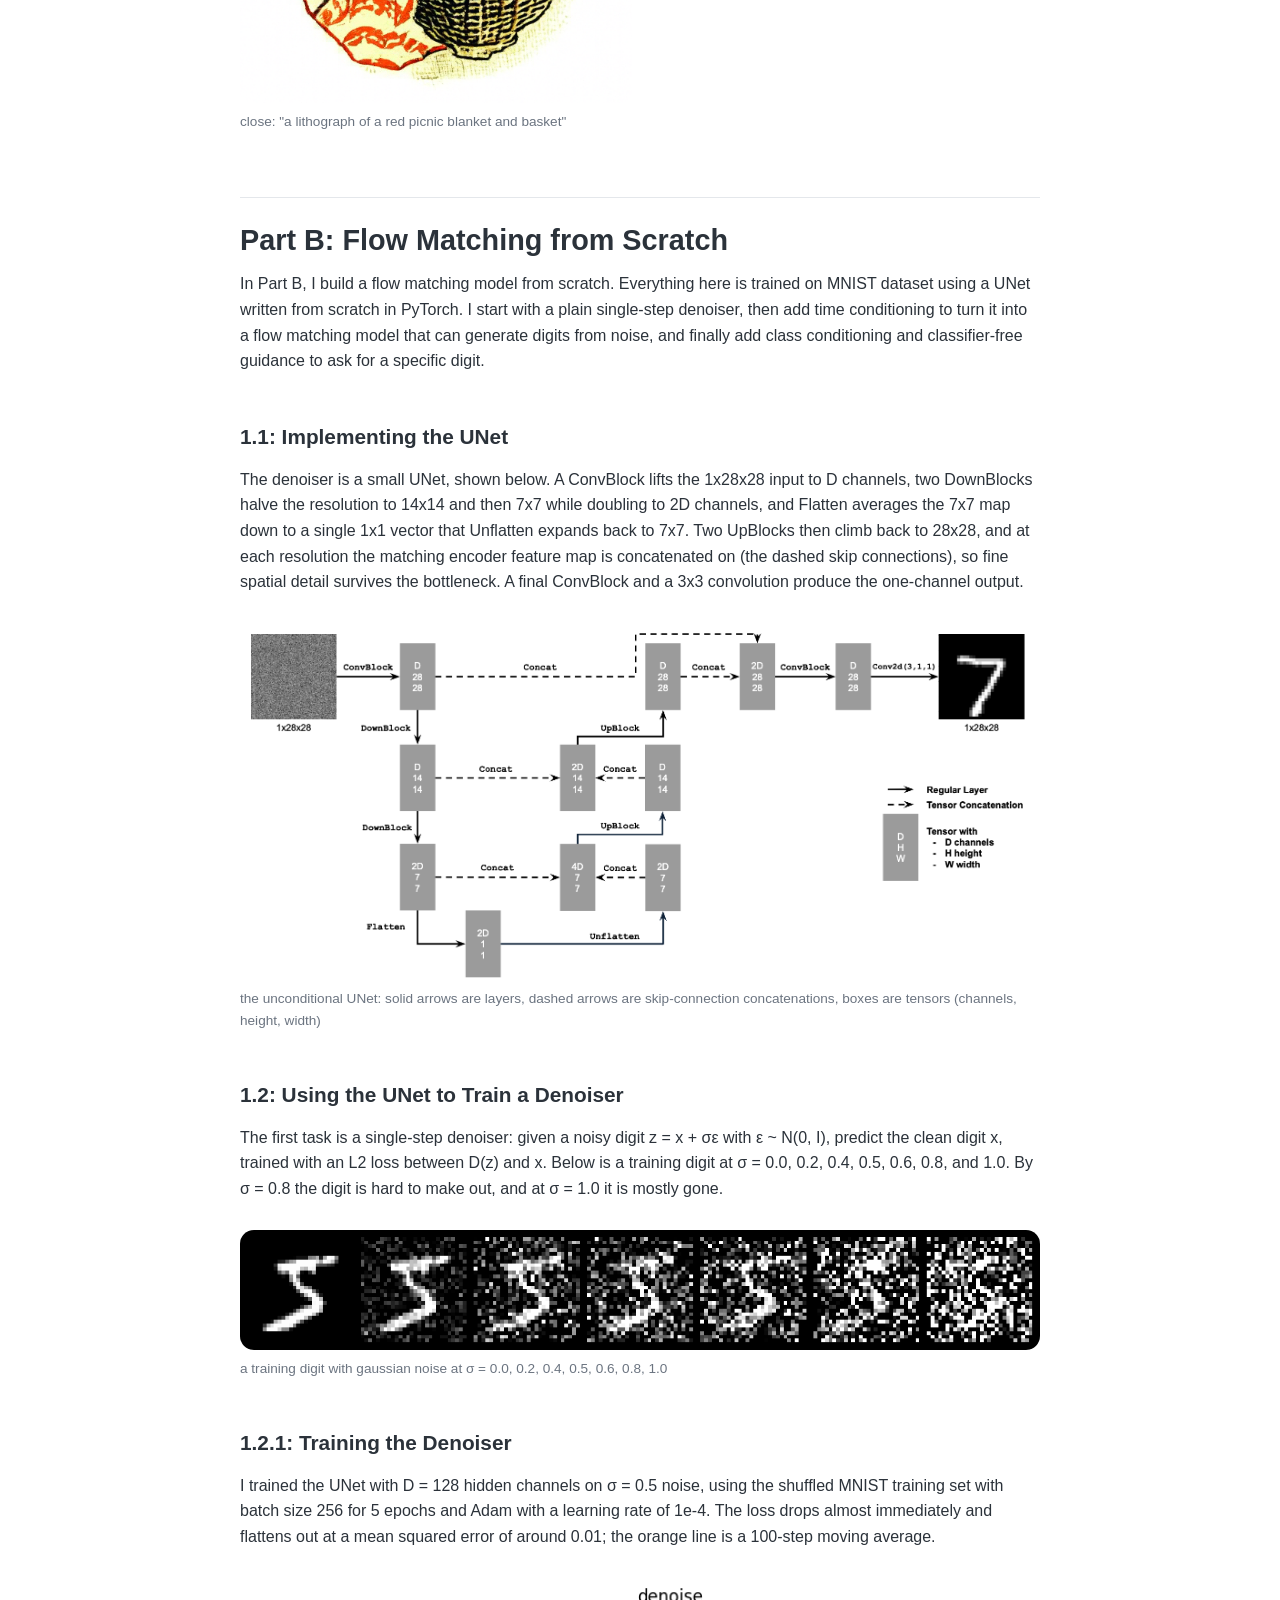
<file: cs180/proj3/index.html>
<!DOCTYPE html>
<html lang="en">
<head>
    <meta charset="UTF-8">
    <meta name="viewport" content="width=device-width, initial-scale=1.0">
    <meta name="robots" content="noindex, nofollow">
    <title>project 3 — cs 180</title>
    <link rel="stylesheet" href="../../styles.css">
    <link rel="stylesheet" href="../cs180.css">
</head>
<body>
    <header>
    </header>

    <main>
        <section class="section">
            <div class="section-content">
                <a class="back-link" href="../index.html">← cs 180</a>

                <h1 class="course-title">project 3</h1>
                <p class="course-subtitle">
                    fun with flow models
                </p>

                <p>
                    This project is in two parts. In Part A, I use a pretrained text-to-image flow model to denoise, sample, guide, edit, and build optical illusions, with no training. In Part B, I build a UNet from scratch in PyTorch and train my own flow matching models on MNIST.
                </p>

                <!-- ================================================================ -->
                <h2 class="group-title">Part A: Exploring the Power of Flow Models</h2>
                <p>
                    Part A uses the pretrained PixNerd model, a text-conditioned flow model that generates 512x512 images. The convention throughout is linear flow matching: time t = 0 is pure Gaussian noise, time t = 1 is a clean image, and the point on the path between them is x<sub>t</sub> = (1 − t)ε + t·x<sub>1</sub>. The model predicts a velocity v<sub>θ</sub>(x<sub>t</sub>, t, c) that points from noise toward data, and the ground truth velocity along the straight path is simply x<sub>1</sub> − ε. 
                </p>

                <section class="part">
                    <h2 class="part-title">1.1: Constructing Noisy Training Inputs</h2>
                    <p>
                        For sections 1.1 through 1.5, I used my own photo of some palm trees. I implemented <code>interpolate(image, noise, t)</code> as x<sub>t</sub> = (1 − t)ε + t·x<sub>1</sub>, sampled a single noise tensor ε ~ N(0, I) once, and reused it at t = 0.25, 0.50, and 0.75. I also checked both endpoints: t = 0 returns exactly ε and t = 1 returns exactly the image. At t = 0.25 only the trunk and the bright sky survive the noise, while at t = 0.75 the photo is clearly visible under a fine grain.
                    </p>
                    <div class="figure-grid cols-4">
                        <figure>
                            <img src="images/a_tree.png" width="512" height="512">
                            <figcaption>original</figcaption>
                        </figure>
                        <figure>
                            <img src="images/a_noisy_025.png" width="374" height="373">
                            <figcaption>t = 0.25</figcaption>
                        </figure>
                        <figure>
                            <img src="images/a_noisy_050.png" width="374" height="373">
                            <figcaption>t = 0.50</figcaption>
                        </figure>
                        <figure>
                            <img src="images/a_noisy_075.png" width="374" height="373">
                            <figcaption>t = 0.75</figcaption>
                        </figure>
                    </div>
                </section>

                <section class="part">
                    <h2 class="part-title">1.2: Classical Denoising</h2>
                    <p>
                        As a baseline, we can denoise each input with a Gaussian blur. I swept over σ values of 1, 2, 4, 8, and 16 and kept the σ with the lowest mean squared error to the known clean image, which picked σ = 4 at t = 0.25, σ = 2 at t = 0.50, and σ = 1 at t = 0.75. Blurring seems to trade noise for detail: at t = 0.25 the best result is a smeared blob of colors, and even at t = 0.75 the image is softened and still speckled.
                    </p>
                    <div class="figure-grid cols-3">
                        <figure>
                            <img src="images/a_noisy_025.png" width="374" height="373">
                            <figcaption>noisy, t = 0.25</figcaption>
                        </figure>
                        <figure>
                            <img src="images/a_noisy_050.png" width="374" height="373">
                            <figcaption>noisy, t = 0.50</figcaption>
                        </figure>
                        <figure>
                            <img src="images/a_noisy_075.png" width="374" height="373">
                            <figcaption>noisy, t = 0.75</figcaption>
                        </figure>
                        <figure>
                            <img src="images/a_blur_025.png" width="374" height="373">
                            <figcaption>gaussian blur, σ = 4</figcaption>
                        </figure>
                        <figure>
                            <img src="images/a_blur_050.png" width="374" height="373">
                            <figcaption>gaussian blur, σ = 2</figcaption>
                        </figure>
                        <figure>
                            <img src="images/a_blur_075.png" width="374" height="373">
                            <figcaption>gaussian blur, σ = 1</figcaption>
                        </figure>
                    </div>
                </section>

                <section class="part">
                    <h2 class="part-title">1.3: One-Step Denoising</h2>
                    <p>
                        Now let's use the model. Given a noisy input, the model predicts the velocity, and following that velocity all the way to t = 1 in a single step gives an estimate of the clean image: x̂<sub>1</sub> = x<sub>t</sub> + (1 − t)·v<sub>θ</sub>(x<sub>t</sub>, t, c), with the prompt "a high quality photo". I made exactly one prediction for each of the three noisy inputs. The result is dramatically better than blurring. At t = 0.75 the estimate is nearly indistinguishable from the original. At t = 0.50 it is a clean image with slightly softer fronds. At t = 0.25 the model has to invent most of the content, so the resulting palm tree is much more softened.
                    </p>
                    <div class="figure-grid cols-3">
                        <figure>
                            <img src="images/a_tree.png" width="512" height="512">
                            <figcaption>original</figcaption>
                        </figure>
                        <figure>
                            <img src="images/a_noisy_025.png" width="374" height="373">
                            <figcaption>noisy, t = 0.25</figcaption>
                        </figure>
                        <figure>
                            <img src="images/a_onestep_025.png" width="374" height="373">
                            <figcaption>one-step estimate</figcaption>
                        </figure>
                        <figure>
                            <img src="images/a_tree.png" width="512" height="512">
                            <figcaption>original</figcaption>
                        </figure>
                        <figure>
                            <img src="images/a_noisy_050.png" width="374" height="373">
                            <figcaption>noisy, t = 0.50</figcaption>
                        </figure>
                        <figure>
                            <img src="images/a_onestep_050.png" width="374" height="373">
                            <figcaption>one-step estimate</figcaption>
                        </figure>
                        <figure>
                            <img src="images/a_tree.png" width="512" height="512">
                            <figcaption>original</figcaption>
                        </figure>
                        <figure>
                            <img src="images/a_noisy_075.png" width="374" height="373">
                            <figcaption>noisy, t = 0.75</figcaption>
                        </figure>
                        <figure>
                            <img src="images/a_onestep_075.png" width="374" height="373">
                            <figcaption>one-step estimate</figcaption>
                        </figure>
                    </div>
                </section>

                <section class="part">
                    <h2 class="part-title">1.4: Visualizing Velocity</h2>
                    <p>
                        What exactly is the model adding in the step above? Here I visualize the predicted update (1 − t)·v̂<sub>t</sub> next to the ground truth update (1 − t)·v<sub>gt</sub> = x<sub>1</sub> − x<sub>t</sub>, where v<sub>gt</sub> = x<sub>1</sub> − ε comes from the saved noise. The error heatmap is the RMS of the difference between the two updates.
                    </p>
                    <p>
                        At t = 0.25 the update has to fill in a lot of the details because it must subtract 75% of the noise and add 75% of the image. The predicted update is visibly smoother than the ground truth, since the model doesn't know the exact injected noise and instead will end up predicting the expected clean image, so the error concentrates on the finer high frequency details. As t increases the remaining update shrinks, and the error reduces.
                    </p>
                    <div class="figure-grid half">
                        <figure>
                            <img src="images/a_tree.png" width="512" height="512">
                            <figcaption>original</figcaption>
                        </figure>
                    </div>
                    <div class="figure-grid cols-4">
                        <figure>
                            <img src="images/a_noisy_025.png" width="374" height="373">
                            <figcaption>noisy, t = 0.25</figcaption>
                        </figure>
                        <figure>
                            <img src="images/a_vel_pred_025.png" width="339" height="338">
                            <figcaption>predicted (1 − t)v̂</figcaption>
                        </figure>
                        <figure>
                            <img src="images/a_vel_gt_025.png" width="339" height="338">
                            <figcaption>ground truth (1 − t)v<sub>gt</sub></figcaption>
                        </figure>
                        <figure>
                            <img src="images/a_vel_err_025.png" width="339" height="338">
                            <figcaption>per-pixel rms error</figcaption>
                        </figure>
                    </div>
                    <div class="figure-grid cols-4">
                        <figure>
                            <img src="images/a_noisy_050.png" width="374" height="373">
                            <figcaption>noisy, t = 0.50</figcaption>
                        </figure>
                        <figure>
                            <img src="images/a_vel_pred_050.png" width="339" height="338">
                            <figcaption>predicted (1 − t)v̂</figcaption>
                        </figure>
                        <figure>
                            <img src="images/a_vel_gt_050.png" width="339" height="338">
                            <figcaption>ground truth (1 − t)v<sub>gt</sub></figcaption>
                        </figure>
                        <figure>
                            <img src="images/a_vel_err_050.png" width="339" height="338">
                            <figcaption>per-pixel rms error</figcaption>
                        </figure>
                    </div>
                    <div class="figure-grid cols-4">
                        <figure>
                            <img src="images/a_noisy_075.png" width="374" height="373">
                            <figcaption>noisy, t = 0.75</figcaption>
                        </figure>
                        <figure>
                            <img src="images/a_vel_pred_075.png" width="339" height="338">
                            <figcaption>predicted (1 − t)v̂</figcaption>
                        </figure>
                        <figure>
                            <img src="images/a_vel_gt_075.png" width="339" height="338">
                            <figcaption>ground truth (1 − t)v<sub>gt</sub></figcaption>
                        </figure>
                        <figure>
                            <img src="images/a_vel_err_075.png" width="339" height="338">
                            <figcaption>per-pixel rms error</figcaption>
                        </figure>
                    </div>
                </section>

                <section class="part">
                    <h2 class="part-title">1.5: Iterative Denoising with Euler Sampling</h2>
                    <p>
                        Instead of jumping to t = 1 in one step, we can integrate the velocity field a little at a time. I implemented <code>euler_sample</code>, which repeats x<sub>t+h</sub> = x<sub>t</sub> + h·v(x<sub>t</sub>, t), recomputing the velocity at every step and shortening the final step so that it lands on t = 1 exactly. I denoised the  t = 0.50 input using this method with h set to 0.02, which takes 25 updates. Below is the initial state, every fifth update, and the final result.
                    </p>
                    <div class="figure-grid cols-3">
                        <figure>
                            <img src="images/a_euler_050.png" width="374" height="373">
                            <figcaption>t = 0.50 (start)</figcaption>
                        </figure>
                        <figure>
                            <img src="images/a_euler_060.png" width="374" height="373">
                            <figcaption>t = 0.60</figcaption>
                        </figure>
                        <figure>
                            <img src="images/a_euler_070.png" width="374" height="373">
                            <figcaption>t = 0.70</figcaption>
                        </figure>
                        <figure>
                            <img src="images/a_euler_080.png" width="374" height="373">
                            <figcaption>t = 0.80</figcaption>
                        </figure>
                        <figure>
                            <img src="images/a_euler_090.png" width="374" height="373">
                            <figcaption>t = 0.90</figcaption>
                        </figure>
                        <figure>
                            <img src="images/a_euler_100.png" width="374" height="373">
                            <figcaption>t = 1.00 (final)</figcaption>
                        </figure>
                    </div>
                    <p>
                        Comparing the three methods on the same t = 0.50 input: the blur is the worst, the one-step estimate is clean but a little soft, and the Euler result is the sharpest. Neither model-based result reproduces the original exactly.
                    </p>
                    <div class="figure-grid cols-4">
                        <figure>
                            <img src="images/a_tree.png" width="512" height="512">
                            <figcaption>original</figcaption>
                        </figure>
                        <figure>
                            <img src="images/a_blur_050.png" width="374" height="373">
                            <figcaption>gaussian blur</figcaption>
                        </figure>
                        <figure>
                            <img src="images/a_onestep_050.png" width="374" height="373">
                            <figcaption>one step</figcaption>
                        </figure>
                        <figure>
                            <img src="images/a_euler_final.png" width="374" height="373">
                            <figcaption>euler, 25 steps</figcaption>
                        </figure>
                    </div>
                </section>

                <section class="part">
                    <h2 class="part-title">1.6: Generating Images from Noise</h2>
                    <p>
                        What if we started from t = 0 (pure noise) instead? I drew five independent Gaussian images and integrated from 0 to 1 with h = 0.02 (50 updates) and the prompt "a high quality photo". The results are coherent photographic images, but with a very clear subject since all five are portraits of people. Nothing in the prompt asks for people, so this is what the model thinks a "high quality photo" is. The quality is also uneven. Seeds 182 and 184 are convincing, while seeds 180, 181, and 183 have melted anatomies.
                    </p>
                    <div class="figure-grid cols-5">
                        <figure>
                            <img src="images/a_sample_180.png" width="374" height="373">
                            <figcaption>seed 180</figcaption>
                        </figure>
                        <figure>
                            <img src="images/a_sample_181.png" width="374" height="373">
                            <figcaption>seed 181</figcaption>
                        </figure>
                        <figure>
                            <img src="images/a_sample_182.png" width="374" height="373">
                            <figcaption>seed 182</figcaption>
                        </figure>
                        <figure>
                            <img src="images/a_sample_183.png" width="374" height="373">
                            <figcaption>seed 183</figcaption>
                        </figure>
                        <figure>
                            <img src="images/a_sample_184.png" width="374" height="373">
                            <figcaption>seed 184</figcaption>
                        </figure>
                    </div>
                </section>

                <section class="part">
                    <h2 class="part-title">2.1: Classifier-Free Guidance</h2>
                    <p>
                        Classifier-free guidance (CFG) strengthens the effect of the prompt. I implemented <code>cfg_velocity</code> as v<sub>cfg</sub> = v<sub>c</sub> + w·(v<sub>c</sub> − v<sub>u</sub>), where v<sub>c</sub> is the velocity conditioned on the prompt and v<sub>u</sub> is the velocity conditioned on the null/empty string. I regenerated the five samples above with w = 7 and h = 0.02 from the same five initial seeds. Guidance pushes each step further in the flow direction of the prompt, so the samples lean much harder into the "a high quality photo" prompt resulting in sharper and more polished images than the unguided ones. Compared with section 1.6, every sample is a clean studio headshot with no weird anatomy.
                    </p>
                    <div class="figure-grid cols-5">
                        <figure>
                            <img src="images/a_cfg_180.png" width="374" height="373">
                            <figcaption>seed 180, w = 7</figcaption>
                        </figure>
                        <figure>
                            <img src="images/a_cfg_181.png" width="374" height="373">
                            <figcaption>seed 181, w = 7</figcaption>
                        </figure>
                        <figure>
                            <img src="images/a_cfg_182.png" width="374" height="373">
                            <figcaption>seed 182, w = 7</figcaption>
                        </figure>
                        <figure>
                            <img src="images/a_cfg_183.png" width="374" height="373">
                            <figcaption>seed 183, w = 7</figcaption>
                        </figure>
                        <figure>
                            <img src="images/a_cfg_184.png" width="374" height="373">
                            <figcaption>seed 184, w = 7</figcaption>
                        </figure>
                    </div>
                </section>

                <section class="part">
                    <h2 class="part-title">3.1: Image-to-Image Editing</h2>
                    <p>
                        I implemented <code>edit</code> by constructing x<sub>start</sub> = (1 − t<sub>start</sub>)ε + t<sub>start</sub>·x<sub>1</sub> and running Euler sampling from t<sub>start</sub> to 1 with CFG (w = 7, h = 0.02, prompt "a high quality photo", empty prompt for the unconditional branch). The starting time controls how much the image is allowed to change. A small t<sub>start</sub> like 0.02 is almost pure noise, so the model produces a new image that shares at most the rough color layout of the input. A large t<sub>start</sub> like 0.50 keeps the structure and only cleans up the details. I ran the seven starting times 0.02, 0.04, 0.06, 0.10, 0.14, 0.25, and 0.50 on the campanile and on two of my own photos, the palm trees from section 1 and a photo of buildings.
                    </p>
                    <p>
                        For the campanile, at t<sub>start</sub> = 0.02 the model only keeps the general color and shape of the original image, producing a blurry rounded cylinder. By 0.04 and 0.06 it is a smooth white tower, but a generic one with no windows or clock. At 0.10 and 0.14 a single window appears near the top and the trees fill in, at 0.25 the arched openings and a faint clock emerge, and at 0.50 it almost looks like the original.
                    </p>
                    <div class="figure-grid cols-4">
                        <figure>
                            <img src="images/a_edit_campanile_orig.png" width="374" height="373">
                            <figcaption>original</figcaption>
                        </figure>
                        <figure>
                            <img src="images/a_edit_campanile_002.png" width="374" height="373">
                            <figcaption>t<sub>start</sub> = 0.02</figcaption>
                        </figure>
                        <figure>
                            <img src="images/a_edit_campanile_004.png" width="374" height="373">
                            <figcaption>t<sub>start</sub> = 0.04</figcaption>
                        </figure>
                        <figure>
                            <img src="images/a_edit_campanile_006.png" width="374" height="373">
                            <figcaption>t<sub>start</sub> = 0.06</figcaption>
                        </figure>
                        <figure>
                            <img src="images/a_edit_campanile_010.png" width="374" height="373">
                            <figcaption>t<sub>start</sub> = 0.10</figcaption>
                        </figure>
                        <figure>
                            <img src="images/a_edit_campanile_014.png" width="374" height="373">
                            <figcaption>t<sub>start</sub> = 0.14</figcaption>
                        </figure>
                        <figure>
                            <img src="images/a_edit_campanile_025.png" width="374" height="373">
                            <figcaption>t<sub>start</sub> = 0.25</figcaption>
                        </figure>
                        <figure>
                            <img src="images/a_edit_campanile_050.png" width="374" height="373">
                            <figcaption>t<sub>start</sub> = 0.50</figcaption>
                        </figure>
                    </div>
                    <p>
                        The palm trees are more surprising. At the smallest starting times the model abandons the subject entirely and falls back on the same portrait bias from section 1.6. The green and the diagonal trunk only start to pin the content down around 0.10, where the fronds appear and from t=0.14 onward the result is a palm tree that gets closer to the original with every step.
                    </p>
                    <div class="figure-grid cols-4">
                        <figure>
                            <img src="images/a_edit_tree_orig.png" width="374" height="373">
                            <figcaption>original</figcaption>
                        </figure>
                        <figure>
                            <img src="images/a_edit_tree_002.png" width="374" height="373">
                            <figcaption>t<sub>start</sub> = 0.02</figcaption>
                        </figure>
                        <figure>
                            <img src="images/a_edit_tree_004.png" width="374" height="373">
                            <figcaption>t<sub>start</sub> = 0.04</figcaption>
                        </figure>
                        <figure>
                            <img src="images/a_edit_tree_006.png" width="374" height="373">
                            <figcaption>t<sub>start</sub> = 0.06</figcaption>
                        </figure>
                        <figure>
                            <img src="images/a_edit_tree_010.png" width="374" height="373">
                            <figcaption>t<sub>start</sub> = 0.10</figcaption>
                        </figure>
                        <figure>
                            <img src="images/a_edit_tree_014.png" width="374" height="373">
                            <figcaption>t<sub>start</sub> = 0.14</figcaption>
                        </figure>
                        <figure>
                            <img src="images/a_edit_tree_025.png" width="374" height="373">
                            <figcaption>t<sub>start</sub> = 0.25</figcaption>
                        </figure>
                        <figure>
                            <img src="images/a_edit_tree_050.png" width="374" height="373">
                            <figcaption>t<sub>start</sub> = 0.50</figcaption>
                        </figure>
                    </div>
                    <p>
                        The buildings follow the same pattern but stay "architectural" the whole way, since the gray and blue layout reads as a building at any noise level. At 0.02 and 0.04 the model produces abstract concrete blocks, at 0.06 a low modern building, and at 0.10 a plausible but slightly different skyline with the same overall composition. 
                    </p>
                    <div class="figure-grid cols-4">
                        <figure>
                            <img src="images/a_edit_buildings_orig.png" width="374" height="373">
                            <figcaption>original</figcaption>
                        </figure>
                        <figure>
                            <img src="images/a_edit_buildings_002.png" width="374" height="373">
                            <figcaption>t<sub>start</sub> = 0.02</figcaption>
                        </figure>
                        <figure>
                            <img src="images/a_edit_buildings_004.png" width="374" height="373">
                            <figcaption>t<sub>start</sub> = 0.04</figcaption>
                        </figure>
                        <figure>
                            <img src="images/a_edit_buildings_006.png" width="374" height="373">
                            <figcaption>t<sub>start</sub> = 0.06</figcaption>
                        </figure>
                        <figure>
                            <img src="images/a_edit_buildings_010.png" width="374" height="373">
                            <figcaption>t<sub>start</sub> = 0.10</figcaption>
                        </figure>
                        <figure>
                            <img src="images/a_edit_buildings_014.png" width="374" height="373">
                            <figcaption>t<sub>start</sub> = 0.14</figcaption>
                        </figure>
                        <figure>
                            <img src="images/a_edit_buildings_025.png" width="374" height="373">
                            <figcaption>t<sub>start</sub> = 0.25</figcaption>
                        </figure>
                        <figure>
                            <img src="images/a_edit_buildings_050.png" width="374" height="373">
                            <figcaption>t<sub>start</sub> = 0.50</figcaption>
                        </figure>
                    </div>
                    <p>
                        The same procedure works on images that are not photographs at all. I repeated it with the same seven starting times on an image of Bambi from the web and on two of my own drawings, a girl and a tree. For the drawings, the interesting question is how little of the sketch the model needs before it can still find the subject.
                    </p>
                    <p>
                        The Bambi still is the most entertaining of the set, because the model has a photographic prior and the input is a cartoon. At t<sub>start</sub> = 0.02 through 0.10 it ignores the deer entirely and produces people in blue shirts, which is the 1.6 portrait bias showing up yet again, with the blue-green water surviving only as a backdrop. At 0.25 Bambi and Thumper are back in their correct positions but rendered with fur texture, and at 0.50 the flat cartoon shading returns.
                    </p>
                    <div class="figure-grid cols-4">
                        <figure>
                            <img src="images/a_edit_web_orig.png" width="374" height="373">
                            <figcaption>original</figcaption>
                        </figure>
                        <figure>
                            <img src="images/a_edit_web_002.png" width="374" height="373">
                            <figcaption>t<sub>start</sub> = 0.02</figcaption>
                        </figure>
                        <figure>
                            <img src="images/a_edit_web_004.png" width="374" height="373">
                            <figcaption>t<sub>start</sub> = 0.04</figcaption>
                        </figure>
                        <figure>
                            <img src="images/a_edit_web_006.png" width="374" height="373">
                            <figcaption>t<sub>start</sub> = 0.06</figcaption>
                        </figure>
                        <figure>
                            <img src="images/a_edit_web_010.png" width="374" height="373">
                            <figcaption>t<sub>start</sub> = 0.10</figcaption>
                        </figure>
                        <figure>
                            <img src="images/a_edit_web_014.png" width="374" height="373">
                            <figcaption>t<sub>start</sub> = 0.14</figcaption>
                        </figure>
                        <figure>
                            <img src="images/a_edit_web_025.png" width="374" height="373">
                            <figcaption>t<sub>start</sub> = 0.25</figcaption>
                        </figure>
                        <figure>
                            <img src="images/a_edit_web_050.png" width="374" height="373">
                            <figcaption>t<sub>start</sub> = 0.50</figcaption>
                        </figure>
                    </div>
                    <p>
                        My drawing of a girl is two pencil sketches on a white page, so at small starting times almost all of the signal is just "white paper". At 0.10 and 0.14 the two purple patches where the heads were become two boxy purple objects. The faces only reappear at 0.25, now rendered as a cleaner colored illustration with smooth shading, and 0.50 is almost exactly my sketch.
                    </p>
                    <div class="figure-grid cols-4">
                        <figure>
                            <img src="images/a_edit_drawing_girl_orig.png" width="374" height="373">
                            <figcaption>original</figcaption>
                        </figure>
                        <figure>
                            <img src="images/a_edit_drawing_girl_002.png" width="374" height="373">
                            <figcaption>t<sub>start</sub> = 0.02</figcaption>
                        </figure>
                        <figure>
                            <img src="images/a_edit_drawing_girl_004.png" width="374" height="373">
                            <figcaption>t<sub>start</sub> = 0.04</figcaption>
                        </figure>
                        <figure>
                            <img src="images/a_edit_drawing_girl_006.png" width="374" height="373">
                            <figcaption>t<sub>start</sub> = 0.06</figcaption>
                        </figure>
                        <figure>
                            <img src="images/a_edit_drawing_girl_010.png" width="374" height="373">
                            <figcaption>t<sub>start</sub> = 0.10</figcaption>
                        </figure>
                        <figure>
                            <img src="images/a_edit_drawing_girl_014.png" width="374" height="373">
                            <figcaption>t<sub>start</sub> = 0.14</figcaption>
                        </figure>
                        <figure>
                            <img src="images/a_edit_drawing_girl_025.png" width="374" height="373">
                            <figcaption>t<sub>start</sub> = 0.25</figcaption>
                        </figure>
                        <figure>
                            <img src="images/a_edit_drawing_girl_050.png" width="374" height="373">
                            <figcaption>t<sub>start</sub> = 0.50</figcaption>
                        </figure>
                    </div>
                    <p>
                        The tree drawing behaves similarly. Its rectangular paper border on a pale blue background is read as an empty white picture frame at 0.02, 0.04, and 0.06. At 0.10 the purple and green become a pixelated grid, and at 0.14 and 0.25 they turn into soft out-of-focus blobs in roughly the right places, like foliage seen through a blurry lens. The trunk and branches only become legible again at 0.50. 
                    </p>
                    <div class="figure-grid cols-4">
                        <figure>
                            <img src="images/a_edit_drawing_tree_orig.png" width="374" height="373">
                            <figcaption>original</figcaption>
                        </figure>
                        <figure>
                            <img src="images/a_edit_drawing_tree_002.png" width="374" height="373">
                            <figcaption>t<sub>start</sub> = 0.02</figcaption>
                        </figure>
                        <figure>
                            <img src="images/a_edit_drawing_tree_004.png" width="374" height="373">
                            <figcaption>t<sub>start</sub> = 0.04</figcaption>
                        </figure>
                        <figure>
                            <img src="images/a_edit_drawing_tree_006.png" width="374" height="373">
                            <figcaption>t<sub>start</sub> = 0.06</figcaption>
                        </figure>
                        <figure>
                            <img src="images/a_edit_drawing_tree_010.png" width="374" height="373">
                            <figcaption>t<sub>start</sub> = 0.10</figcaption>
                        </figure>
                        <figure>
                            <img src="images/a_edit_drawing_tree_014.png" width="374" height="373">
                            <figcaption>t<sub>start</sub> = 0.14</figcaption>
                        </figure>
                        <figure>
                            <img src="images/a_edit_drawing_tree_025.png" width="374" height="373">
                            <figcaption>t<sub>start</sub> = 0.25</figcaption>
                        </figure>
                        <figure>
                            <img src="images/a_edit_drawing_tree_050.png" width="374" height="373">
                            <figcaption>t<sub>start</sub> = 0.50</figcaption>
                        </figure>
                    </div>
                </section>

                <section class="part">
                    <h2 class="part-title">3.2: Text-Guided Image Editing</h2>
                    <p>
                        Swapping the generic prompt for a descriptive one turns the same procedure into text-guided editing. Small starting times give the prompt free rein, so the output is mostly the prompt's subject with the input's layout, while larger starting times are more similar to the input and the prompt can only nudge textures and colors. The prompts I chose were:
                    </p>
                    <p>
                        Campanile, "a photograph of a rocket on a launch pad".
                    </p>
                    <div class="figure-grid cols-4">
                        <figure>
                            <img src="images/a_text_edit_campanile_orig.png" width="361" height="360">
                            <figcaption>original</figcaption>
                        </figure>
                        <figure>
                            <img src="images/a_text_edit_campanile_002.png" width="361" height="360">
                            <figcaption>t<sub>start</sub> = 0.02</figcaption>
                        </figure>
                        <figure>
                            <img src="images/a_text_edit_campanile_004.png" width="361" height="360">
                            <figcaption>t<sub>start</sub> = 0.04</figcaption>
                        </figure>
                        <figure>
                            <img src="images/a_text_edit_campanile_006.png" width="361" height="360">
                            <figcaption>t<sub>start</sub> = 0.06</figcaption>
                        </figure>
                        <figure>
                            <img src="images/a_text_edit_campanile_010.png" width="361" height="360">
                            <figcaption>t<sub>start</sub> = 0.10</figcaption>
                        </figure>
                        <figure>
                            <img src="images/a_text_edit_campanile_014.png" width="361" height="360">
                            <figcaption>t<sub>start</sub> = 0.14</figcaption>
                        </figure>
                        <figure>
                            <img src="images/a_text_edit_campanile_025.png" width="361" height="360">
                            <figcaption>t<sub>start</sub> = 0.25</figcaption>
                        </figure>
                        <figure>
                            <img src="images/a_text_edit_campanile_050.png" width="361" height="360">
                            <figcaption>t<sub>start</sub> = 0.50</figcaption>
                        </figure>
                    </div>
                    <p>
                        Palm trees, "a photograph of two avant-garde masks".
                    </p>
                    <div class="figure-grid cols-4">
                        <figure>
                            <img src="images/a_text_edit_tree_orig.png" width="361" height="360">
                            <figcaption>original</figcaption>
                        </figure>
                        <figure>
                            <img src="images/a_text_edit_tree_002.png" width="361" height="360">
                            <figcaption>t<sub>start</sub> = 0.02</figcaption>
                        </figure>
                        <figure>
                            <img src="images/a_text_edit_tree_004.png" width="361" height="360">
                            <figcaption>t<sub>start</sub> = 0.04</figcaption>
                        </figure>
                        <figure>
                            <img src="images/a_text_edit_tree_006.png" width="361" height="360">
                            <figcaption>t<sub>start</sub> = 0.06</figcaption>
                        </figure>
                        <figure>
                            <img src="images/a_text_edit_tree_010.png" width="361" height="360">
                            <figcaption>t<sub>start</sub> = 0.10</figcaption>
                        </figure>
                        <figure>
                            <img src="images/a_text_edit_tree_014.png" width="361" height="360">
                            <figcaption>t<sub>start</sub> = 0.14</figcaption>
                        </figure>
                        <figure>
                            <img src="images/a_text_edit_tree_025.png" width="361" height="360">
                            <figcaption>t<sub>start</sub> = 0.25</figcaption>
                        </figure>
                        <figure>
                            <img src="images/a_text_edit_tree_050.png" width="361" height="360">
                            <figcaption>t<sub>start</sub> = 0.50</figcaption>
                        </figure>
                    </div>
                    <p>
                        Buildings, "a photograph of a spool of purple and green yarn".
                    </p>
                    <div class="figure-grid cols-4">
                        <figure>
                            <img src="images/a_text_edit_buildings_orig.png" width="361" height="360">
                            <figcaption>original</figcaption>
                        </figure>
                        <figure>
                            <img src="images/a_text_edit_buildings_002.png" width="361" height="360">
                            <figcaption>t<sub>start</sub> = 0.02</figcaption>
                        </figure>
                        <figure>
                            <img src="images/a_text_edit_buildings_004.png" width="361" height="360">
                            <figcaption>t<sub>start</sub> = 0.04</figcaption>
                        </figure>
                        <figure>
                            <img src="images/a_text_edit_buildings_006.png" width="361" height="360">
                            <figcaption>t<sub>start</sub> = 0.06</figcaption>
                        </figure>
                        <figure>
                            <img src="images/a_text_edit_buildings_010.png" width="361" height="360">
                            <figcaption>t<sub>start</sub> = 0.10</figcaption>
                        </figure>
                        <figure>
                            <img src="images/a_text_edit_buildings_014.png" width="361" height="360">
                            <figcaption>t<sub>start</sub> = 0.14</figcaption>
                        </figure>
                        <figure>
                            <img src="images/a_text_edit_buildings_025.png" width="361" height="360">
                            <figcaption>t<sub>start</sub> = 0.25</figcaption>
                        </figure>
                        <figure>
                            <img src="images/a_text_edit_buildings_050.png" width="361" height="360">
                            <figcaption>t<sub>start</sub> = 0.50</figcaption>
                        </figure>
                    </div>
                </section>

                <section class="part">
                    <h2 class="part-title">3.3: Visual Anagrams</h2>
                    <p>
                        A visual anagram is an image that shows one thing upright and another thing upside down. Let F be a 180 degree rotation (flipping both spatial axes, not just a vertical mirror). To create these anagrams, you compute two guided velocities: one for prompt a on the image as-is, v<sub>cfg</sub>(x, t, c<sub>a</sub>), and one for prompt b on the rotated image, which you then rotate back, F(v<sub>cfg</sub>(F(x), t, c<sub>b</sub>)). The sampler follows the average of the two. Because both velocities are computed from the same x and t, the image is pushed toward satisfying both prompts at once in their respective orientations.  It took a few prompt and seed attempts to get both subjects recognizable; the two pairs I kept are an oil painting of a teapot that becomes a blooming California poppy, and a lithograph of a dragon that becomes a forest.
                    </p>
                    <div class="figure-grid cols-2">
                        <figure>
                            <img src="images/a_anagram_teapot_poppy_upright.png" width="374" height="373">
                            <figcaption>upright: "an oil painting of a teapot"</figcaption>
                        </figure>
                        <figure>
                            <img src="images/a_anagram_teapot_poppy_rotated.png" width="374" height="373">
                            <figcaption>rotated 180°: "an oil painting of a blooming california poppy"</figcaption>
                        </figure>
                    </div>
                    <div class="figure-grid cols-2">
                        <figure>
                            <img src="images/a_anagram_dragon_forest_upright.png" width="374" height="373">
                            <figcaption>upright: "a lithograph of a dragon"</figcaption>
                        </figure>
                        <figure>
                            <img src="images/a_anagram_dragon_forest_rotated.png" width="374" height="373">
                            <figcaption>rotated 180°: "a lithograph of a forest"</figcaption>
                        </figure>
                    </div>
                </section>

                <section class="part">
                    <h2 class="part-title">3.4: Hybrid Images</h2>
                    <p>
                        This is the hybrid image idea from project 2, but done inside the sampler instead of on finished photos. At every Euler step I compute guided velocities for two prompts and combine them in the frequency domain: v = lowpass(v<sub>a</sub>) + v<sub>b</sub> − lowpass(v<sub>b</sub>). Below, each hybrid is shown at full size (the close-up subject) and shrunk down (the distant subject). As with the anagrams, several attempts were needed with the prompts and seeds. 
                    </p>
                    <div class="figure-grid cols-2">
                        <figure>
                            <img src="images/a_hybrid_tree_borzoi.png" width="512" height="512">
                            <figcaption>close: "a lithograph of a borzoi dog's face"</figcaption>
                        </figure>
                        <figure class="thumb">
                            <img src="images/a_hybrid_tree_borzoi.png" width="512" height="512">
                            <figcaption>distant: "a silhouette of a tree"</figcaption>
                        </figure>
                    </div>
                    <div class="figure-grid cols-2">
                        <figure>
                            <img src="images/a_hybrid_yinyang_picnic.png" width="512" height="512">
                            <figcaption>close: "a lithograph of a red picnic blanket and basket"</figcaption>
                        </figure>
                        <figure class="thumb">
                            <img src="images/a_hybrid_yinyang_picnic.png" width="512" height="512">
                            <figcaption>distant: "a lithograph of a yin and yang"</figcaption>
                        </figure>
                    </div>
                </section>

                <!-- ================================================================ -->
                <h2 class="group-title">Part B: Flow Matching from Scratch</h2>
                <p>
                    In Part B, I build a flow matching model from scratch. Everything here is trained on MNIST dataset using a UNet written from scratch in PyTorch. I start with a plain single-step denoiser, then add time conditioning to turn it into a flow matching model that can generate digits from noise, and finally add class conditioning and classifier-free guidance to ask for a specific digit.
                </p>

                <section class="part">
                    <h2 class="part-title">1.1: Implementing the UNet</h2>
                    <p>
                        The denoiser is a small UNet, shown below. A ConvBlock lifts the 1x28x28 input to D channels, two DownBlocks halve the resolution to 14x14 and then 7x7 while doubling to 2D channels, and Flatten averages the 7x7 map down to a single 1x1 vector that Unflatten expands back to 7x7. Two UpBlocks then climb back to 28x28, and at each resolution the matching encoder feature map is concatenated on (the dashed skip connections), so fine spatial detail survives the bottleneck. A final ConvBlock and a 3x3 convolution produce the one-channel output.
                    </p>
                    <div class="figure-grid cols-1">
                        <figure>
                            <img src="images/b_unet_diagram.png" width="1757" height="785">
                            <figcaption>the unconditional UNet: solid arrows are layers, dashed arrows are skip-connection concatenations, boxes are tensors (channels, height, width)</figcaption>
                        </figure>
                    </div>
                </section>

                <section class="part">
                    <h2 class="part-title">1.2: Using the UNet to Train a Denoiser</h2>
                    <p>
                        The first task is a single-step denoiser: given a noisy digit z = x + σε with ε ~ N(0, I), predict the clean digit x, trained with an L2 loss between D(z) and x. Below is a training digit at σ = 0.0, 0.2, 0.4, 0.5, 0.6, 0.8, and 1.0. By σ = 0.8 the digit is hard to make out, and at σ = 1.0 it is mostly gone.
                    </p>
                    <div class="figure-grid cols-1">
                        <figure>
                            <img src="images/b_noise_levels.png" width="1024" height="154">
                            <figcaption>a training digit with gaussian noise at σ = 0.0, 0.2, 0.4, 0.5, 0.6, 0.8, 1.0</figcaption>
                        </figure>
                    </div>
                </section>

                <section class="part">
                    <h2 class="part-title">1.2.1: Training the Denoiser</h2>
                    <p>
                        I trained the UNet with D = 128 hidden channels on σ = 0.5 noise, using the shuffled MNIST training set with batch size 256 for 5 epochs and Adam with a learning rate of 1e-4. The loss drops almost immediately and flattens out at a mean squared error of around 0.01; the orange line is a 100-step moving average.
                    </p>
                    <div class="figure-grid cols-1">
                        <figure>
                            <img src="images/b_denoise_loss.png" width="788" height="290">
                            <figcaption>training loss of the single-step denoiser, logged at every optimizer step</figcaption>
                        </figure>
                    </div>
                    <p>
                        Here are the first ten test digits, their σ = 0.5 noisy versions, and the denoiser's output after the first and the fifth epoch. Each grid shows the clean digits on top, the noisy inputs in the middle, and the outputs on the bottom. The model already recovers every digit after one epoch, and the extra epochs mostly tighten up the strokes.
                    </p>
                    <div class="figure-grid cols-1">
                        <figure>
                            <img src="images/b_denoise_epoch1.png" width="961" height="293">
                            <figcaption>after epoch 1: clean / noisy (σ = 0.5) / denoised</figcaption>
                        </figure>
                        <figure>
                            <img src="images/b_denoise_epoch5.png" width="961" height="293">
                            <figcaption>after epoch 5: clean / noisy (σ = 0.5) / denoised</figcaption>
                        </figure>
                    </div>
                </section>

                <section class="part">
                    <h2 class="part-title">1.2.2: Out-of-Distribution Testing</h2>
                    <p>
                        The denoiser only ever saw σ = 0.5 during training. To see how it copes with other noise levels, I ran the same ten test digits through it at σ = 0.1, 0.2, 0.3, 0.7, 0.8, and 1.0 (the σ = 0.5 result is above). Below the training level the outputs are clean, if anything slightly over-smoothed, since the model removes more noise than is there. Above it the strokes get blobby and start to break up, and at σ = 1.0 several digits are no longer identifiable.
                    </p>
                    <div class="figure-grid cols-1">
                        <figure>
                            <img src="images/b_ood_010.png" width="961" height="293">
                            <figcaption>σ = 0.1: clean / noisy / denoised</figcaption>
                        </figure>
                        <figure>
                            <img src="images/b_ood_020.png" width="961" height="293">
                            <figcaption>σ = 0.2: clean / noisy / denoised</figcaption>
                        </figure>
                        <figure>
                            <img src="images/b_ood_030.png" width="961" height="293">
                            <figcaption>σ = 0.3: clean / noisy / denoised</figcaption>
                        </figure>
                        <figure>
                            <img src="images/b_ood_070.png" width="961" height="293">
                            <figcaption>σ = 0.7: clean / noisy / denoised</figcaption>
                        </figure>
                        <figure>
                            <img src="images/b_ood_080.png" width="961" height="293">
                            <figcaption>σ = 0.8: clean / noisy / denoised</figcaption>
                        </figure>
                        <figure>
                            <img src="images/b_ood_100.png" width="961" height="293">
                            <figcaption>σ = 1.0: clean / noisy / denoised</figcaption>
                        </figure>
                    </div>
                </section>

                <section class="part">
                    <h2 class="part-title">1.2.3: Denoising Pure Noise</h2>
                    <p>
                        What happens if the input carries no information at all? I trained a fresh D = 128 UNet in the same way, except that the input is pure noise ε ~ N(0, I) drawn independently of the target digit. The loss converges at roughly 0.07, much higher than the previous denoiser.
                    </p>
                    <div class="figure-grid cols-1">
                        <figure>
                            <img src="images/b_purenoise_loss.png" width="788" height="290">
                            <figcaption>training loss with pure-noise inputs</figcaption>
                        </figure>
                    </div>
                    <p>
                        After both epoch 1 and epoch 5, the network produces the same blurry gray blob for every single input, regardless of what the noise or the target digit looked like. The blob is roughly digit-shaped and looks like a fuzzy mix of a 3, an 8, and a 9. The network learns to ignore its input and emit the average MNIST digit, and the loss it plateaus at is the per-pixel variance of the dataset around that mean. 
                    </p>
                    <div class="figure-grid cols-1">
                        <figure>
                            <img src="images/b_purenoise_epoch1.png" width="961" height="293">
                            <figcaption>after epoch 1: target digit / pure-noise input / output</figcaption>
                        </figure>
                        <figure>
                            <img src="images/b_purenoise_epoch5.png" width="961" height="293">
                            <figcaption>after epoch 5: target digit / pure-noise input / output</figcaption>
                        </figure>
                    </div>
                </section>

                <section class="part">
                    <h2 class="part-title">2.1: Adding Time Conditioning to the UNet</h2>
                    <p>
                        A single-step denoiser cannot generate images from scratch, as the last section showed. Flow matching fixes this by training the network to predict a velocity field that is integrated in many small steps, and for that the network has to know what time it is. I inject the scalar t ∈ [0, 1] with <code>FCBlock</code>s, small fully connected blocks (Linear → GELU → Linear). 
                    </p>
                </section>

                <section class="part">
                    <h2 class="part-title">2.2: Training the Time-Conditioned UNet</h2>
                    <p>
                        Training follows the flow matching objective. For each clean digit x<sub>1</sub> in the batch, I sample noise x<sub>0</sub> ~ N(0, I) and a time t ~ U[0, 1] (a different t per image), build x<sub>t</sub> = (1 − t)x<sub>0</sub> + t·x<sub>1</sub>, and regress the network output u<sub>θ</sub>(x<sub>t</sub>, t) onto the true flow x<sub>1</sub> − x<sub>0</sub> with a mean squared error. I used D = 64 hidden channels, batch size 64, and 10 epochs with Adam at a learning rate of 1e-4 and an exponential learning rate scheduler with γ = 0.9, stepped once per epoch. The loss is noisier than the denoiser's because the target now includes the random noise itself, and it settles around 0.1.
                    </p>
                    <div class="figure-grid cols-1">
                        <figure>
                            <img src="images/b_time_loss.png" width="790" height="290">
                            <figcaption>training loss of the time-conditioned UNet</figcaption>
                        </figure>
                    </div>
                </section>

                <section class="part">
                    <h2 class="part-title">2.3: Sampling from the Time-Conditioned UNet</h2>
                    <p>
                        To generate a digit, I start from pure noise x ~ N(0, I) and take 50 Euler steps, x ← x + (1/T)·u<sub>θ</sub>(x, t) with T = 50 and t = i/T at step i. Below are samples after 1, 5, and 10 epochs (40 samples at epoch 10). After one epoch the model produces stroke-like squiggles that are not yet digits. After five, most samples are recognizable 1s, 2s, 5s, 6s, and 8s. After ten, the large majority are plausible digits, though some are still malformed hybrids, like a shape halfway between a 3 and an 8. Since the model is unconditional, there is no control over which digit comes out.
                    </p>
                    <div class="figure-grid cols-1">
                        <figure>
                            <img src="images/b_time_epoch1.png" width="1170" height="124">
                            <figcaption>samples after epoch 1</figcaption>
                        </figure>
                        <figure>
                            <img src="images/b_time_epoch5.png" width="1170" height="124">
                            <figcaption>samples after epoch 5</figcaption>
                        </figure>
                        <figure>
                            <img src="images/b_time_epoch10.png" width="1010" height="408">
                            <figcaption>40 samples after epoch 10</figcaption>
                        </figure>
                    </div>
                </section>

                <section class="part">
                    <h2 class="part-title">2.4: Adding Class Conditioning to the UNet</h2>
                    <p>
                        To control which digit is generated, I also condition on the class label. The label is one-hot encoded into a 10-dimensional vector c and passed through two more FCBlocks. The time and class embeddings are then combined. During training, the class vector is zeroed out with probability p<sub>uncond</sub> = 0.1, so the same network also learns to generate unconditionally. That unconditional mode is what makes classifier-free guidance possible at sampling time.
                    </p>
                </section>

                <section class="part">
                    <h2 class="part-title">2.5: Training the Class-Conditioned UNet</h2>
                    <p>
                        Training is the same flow matching recipe as 2.2 with the class label and the random dropout mask added. I used D = 64, batch size 64, 10 epochs, p<sub>uncond</sub> = 0.1, and Adam with an initial learning rate of 1e-2 and an exponential scheduler with γ = 0.1<sup>1/10</sup> stepped once per epoch, so the learning rate decays to 1e-3 by the end.
                    </p>
                    <div class="figure-grid cols-1">
                        <figure>
                            <img src="images/b_class_loss.png" width="790" height="290">
                            <figcaption>training loss of the class-conditioned UNet (with scheduler)</figcaption>
                        </figure>
                    </div>
                </section>

                <section class="part">
                    <h2 class="part-title">2.6: Sampling from the Class-Conditioned UNet</h2>
                    <p>
                        Sampling uses classifier-free guidance. At each of 300 Euler steps, I run the network twice, once with the class vector masked out to get v<sub>u</sub> and once with it present to get v<sub>c</sub>, and step along v = v<sub>u</sub> + γ(v<sub>c</sub> − v<sub>u</sub>) with γ = 5. Below are four samples of each digit 0 through 9 after epochs 1, 5, and 10, all from the same seed. After a single epoch the 0s, 1s, 2s, and 3s already look right while 4 through 9 are still half-formed. By epoch 5 every class is clean and legible, and by epoch 10 the digits are crisp with natural variation in slant and stroke width between the four samples of each class. 
                    </p>
                    <div class="figure-grid cols-1">
                        <figure>
                            <img src="images/b_class_epoch1.png" width="1010" height="408">
                            <figcaption>after epoch 1: four samples each of digits 0 to 9, γ = 5</figcaption>
                        </figure>
                        <figure>
                            <img src="images/b_class_epoch5.png" width="1010" height="408">
                            <figcaption>after epoch 5</figcaption>
                        </figure>
                        <figure>
                            <img src="images/b_class_epoch10.png" width="1010" height="408">
                            <figcaption>after epoch 10</figcaption>
                        </figure>
                    </div>
                    <p>
                        Finally, I tested whether the learning rate scheduler is actually necessary. I trained an identical model with no scheduler and a constant learning rate of 1e-3 instead, since the scheduled run ends at 1e-3. The loss curve has no initial spike and settles to the same ~0.1 level, but stays slightly noisier late in training because the step size never shrinks.
                    </p>
                    <div class="figure-grid cols-1">
                        <figure>
                            <img src="images/b_class_nosched_loss.png" width="790" height="290">
                            <figcaption>training loss without a scheduler, constant learning rate 1e-3</figcaption>
                        </figure>
                    </div>
                    <p>
                        After one epoch the constant-rate model is actually ahead, its digits are already fully formed, while the scheduled run was still recovering from its 1e-2 start. By epochs 5 and 10 the two are very close. So the scheduler is not strictly required for similar performance here and the simpler implementation is still very effective.
                    </p>
                    <div class="figure-grid cols-1">
                        <figure>
                            <img src="images/b_class_nosched_epoch1.png" width="1010" height="408">
                            <figcaption>no scheduler, after epoch 1</figcaption>
                        </figure>
                        <figure>
                            <img src="images/b_class_nosched_epoch5.png" width="1010" height="408">
                            <figcaption>no scheduler, after epoch 5</figcaption>
                        </figure>
                        <figure>
                            <img src="images/b_class_nosched_epoch10.png" width="1010" height="408">
                            <figcaption>no scheduler, after epoch 10</figcaption>
                        </figure>
                    </div>
                </section>
            </div>
        </section>
    </main>

</body>
</html>
</file>
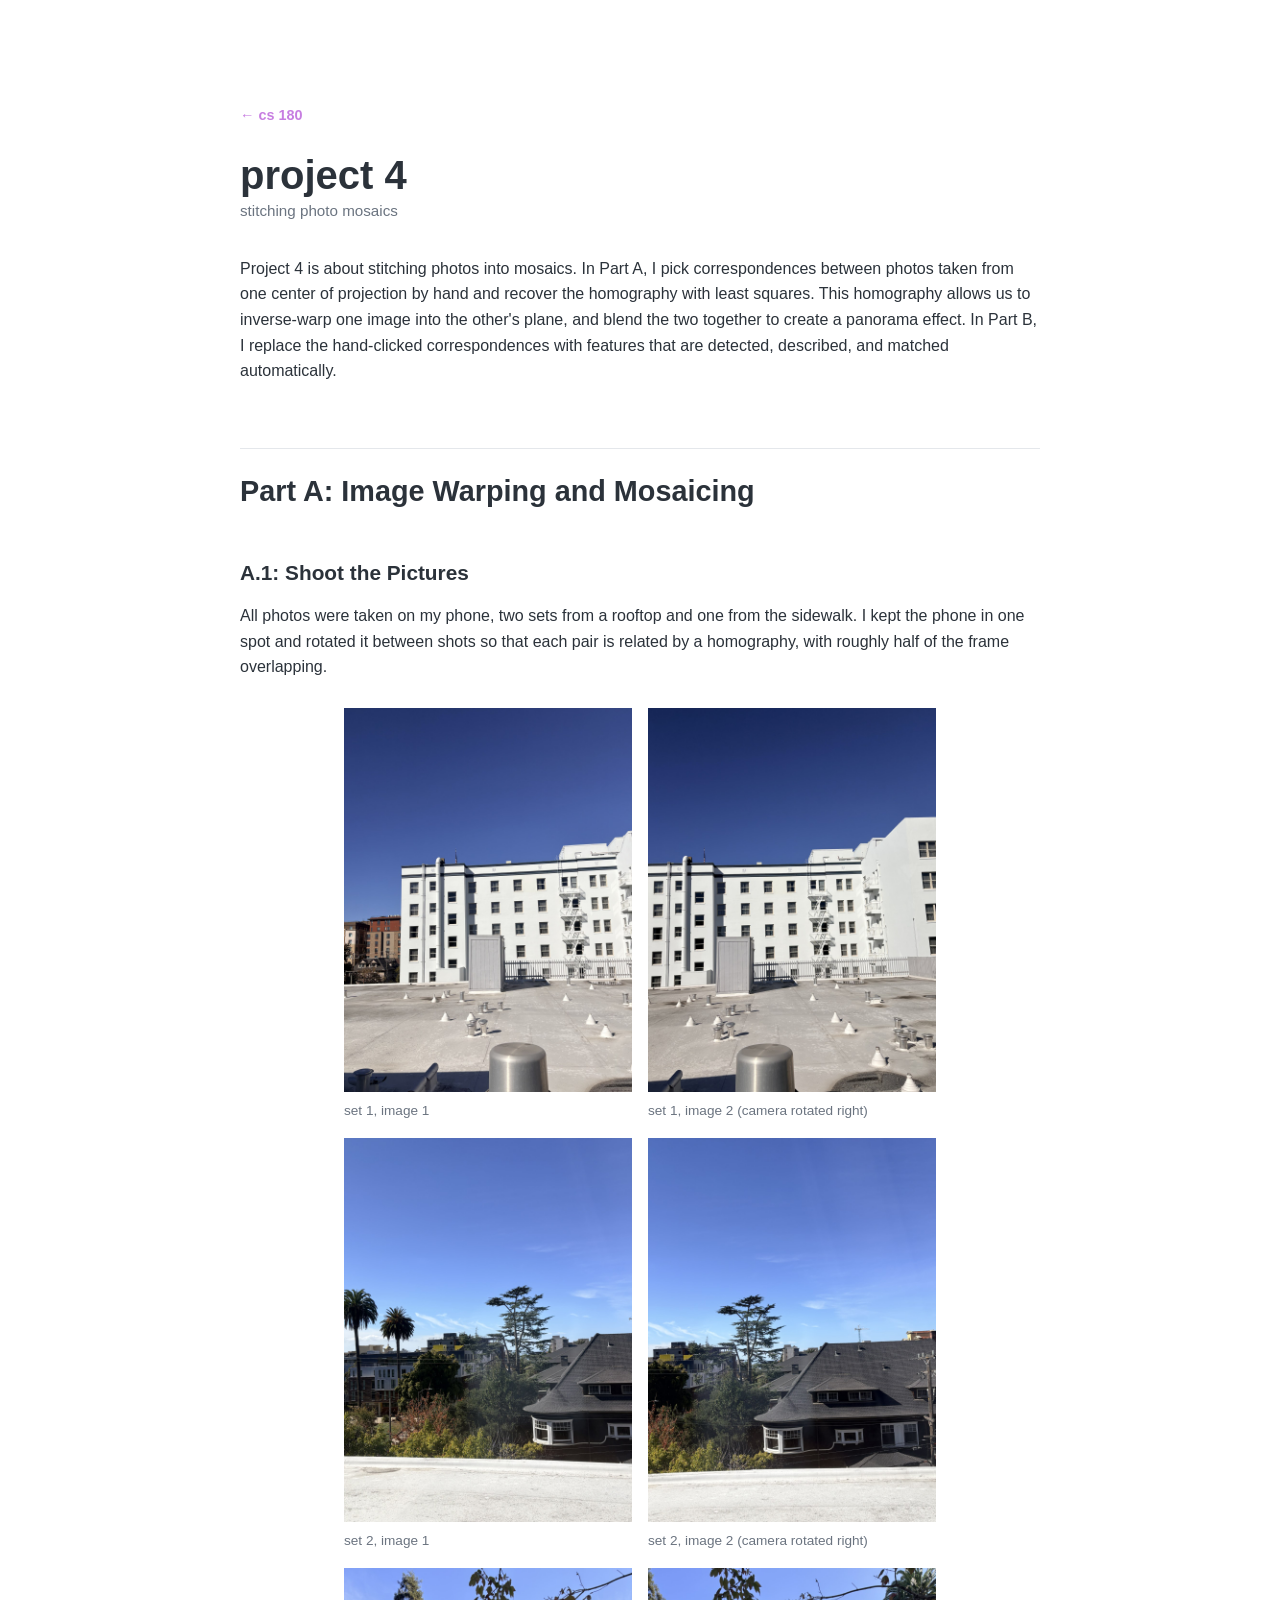
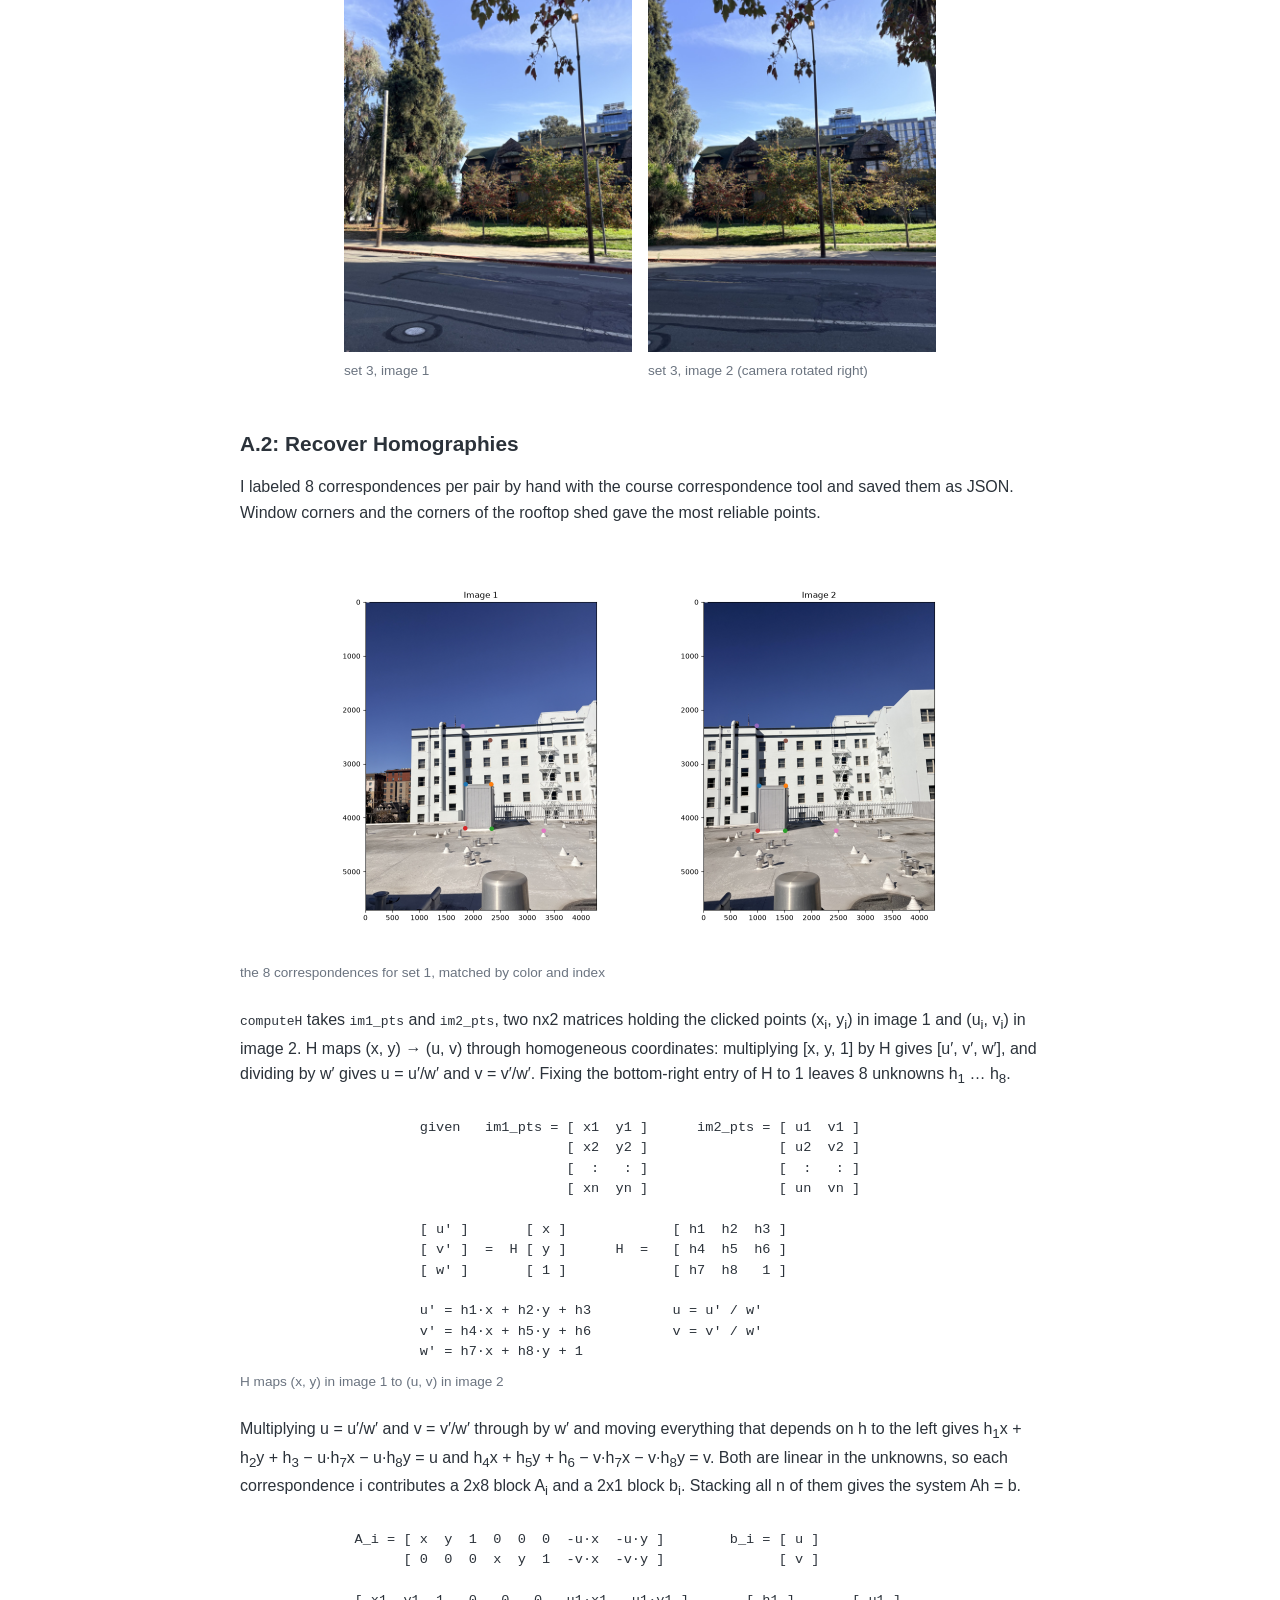
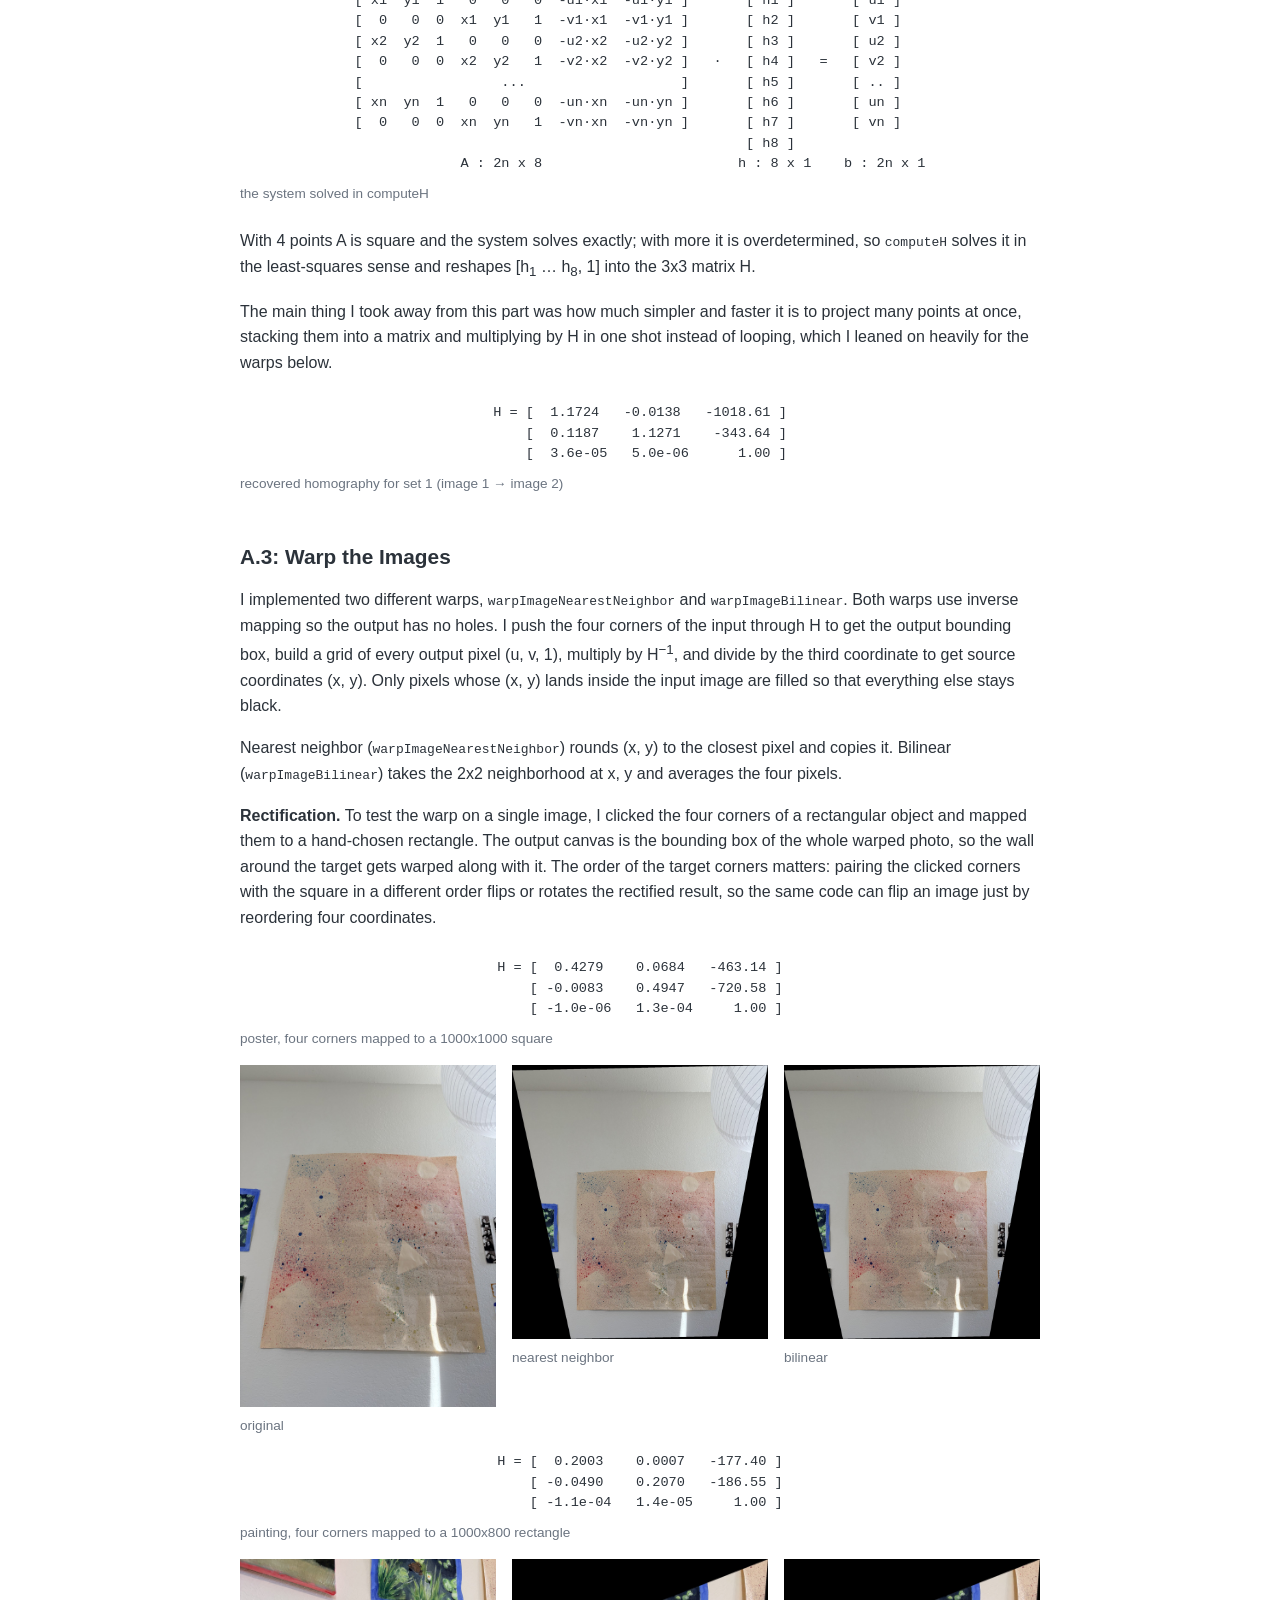
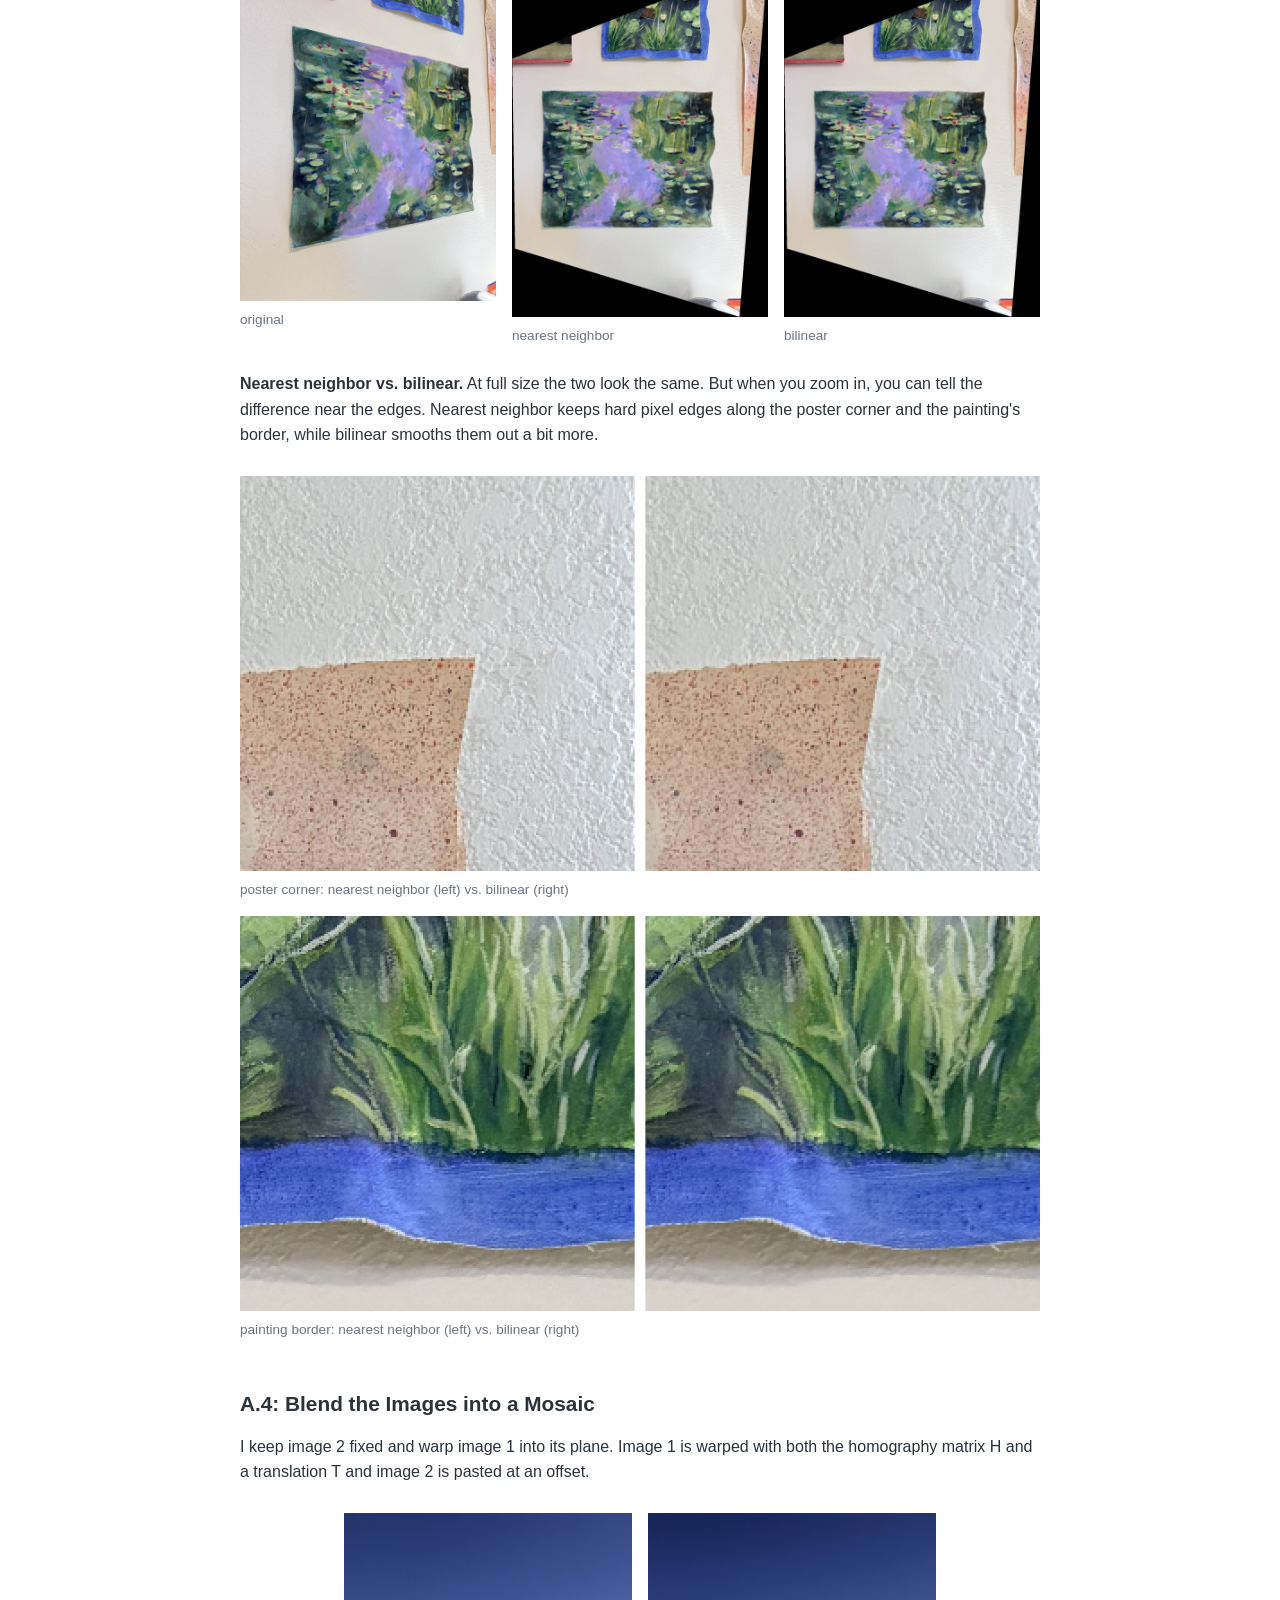
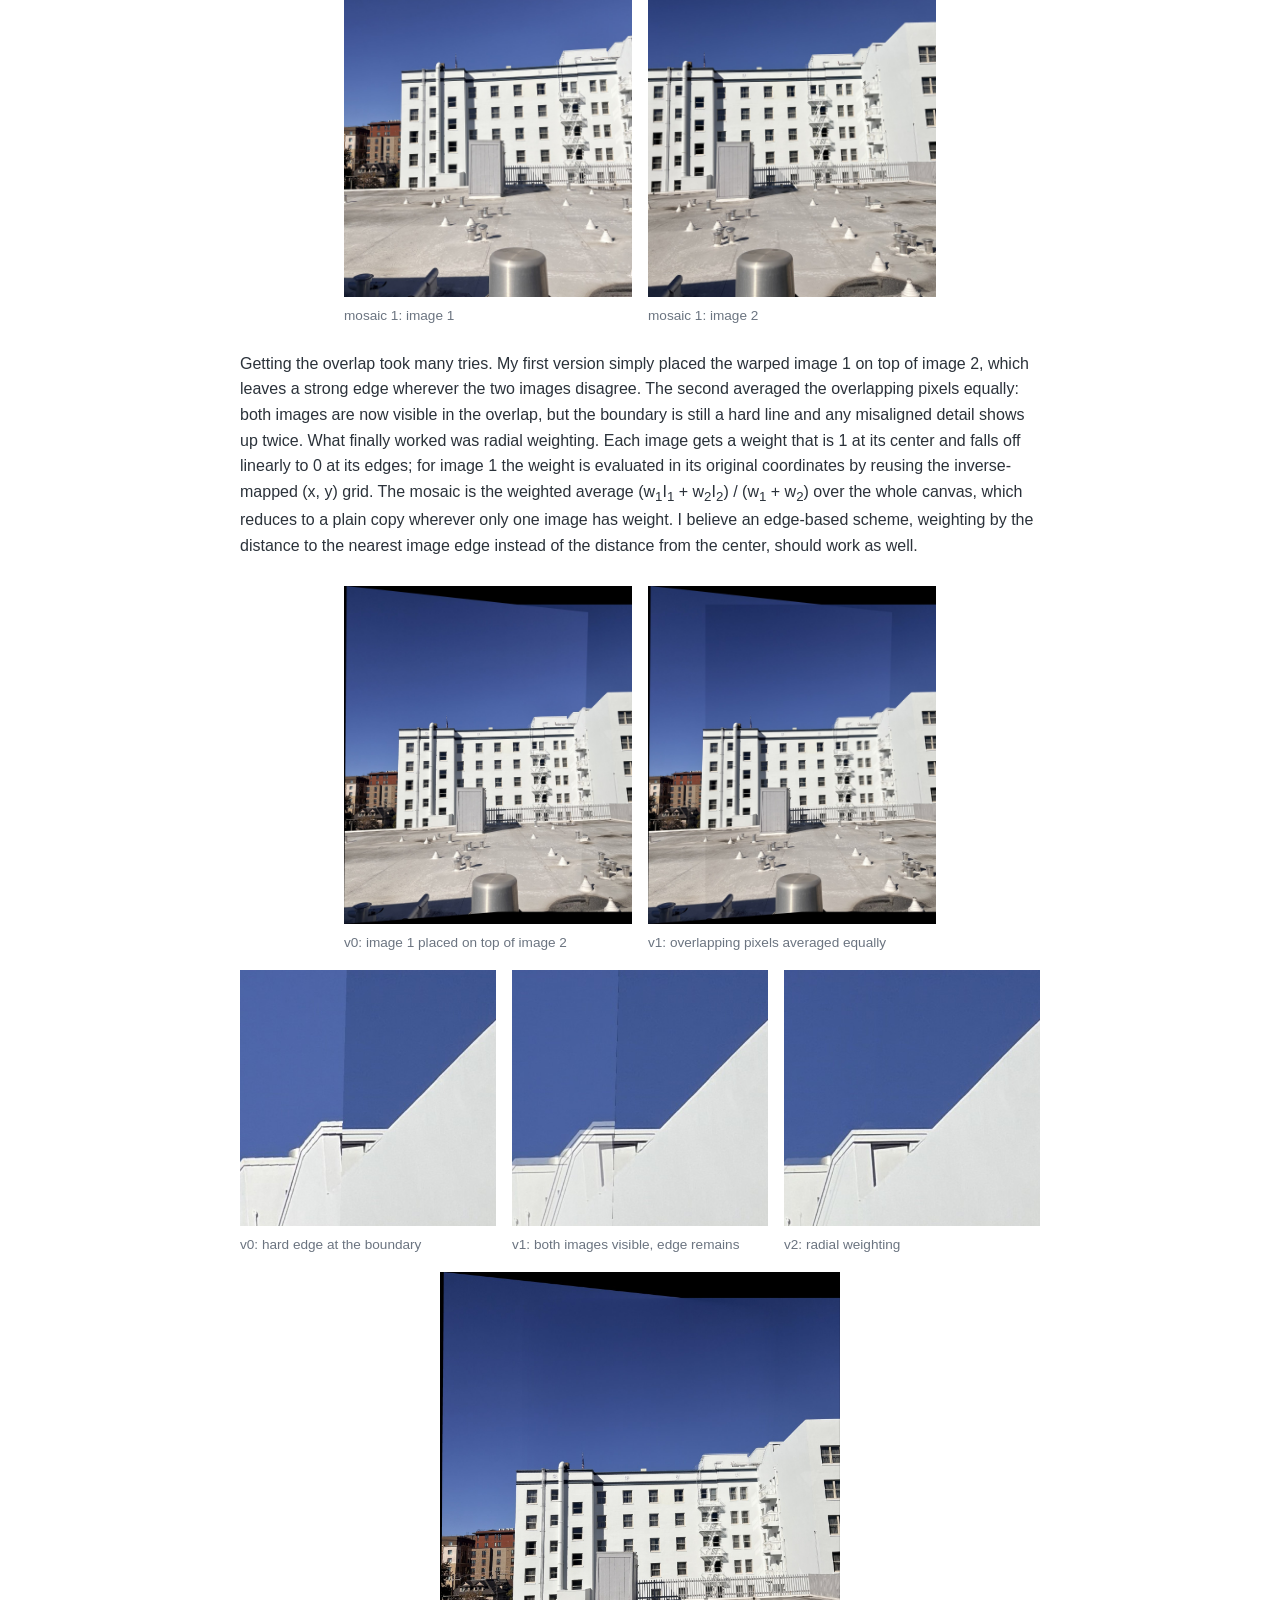
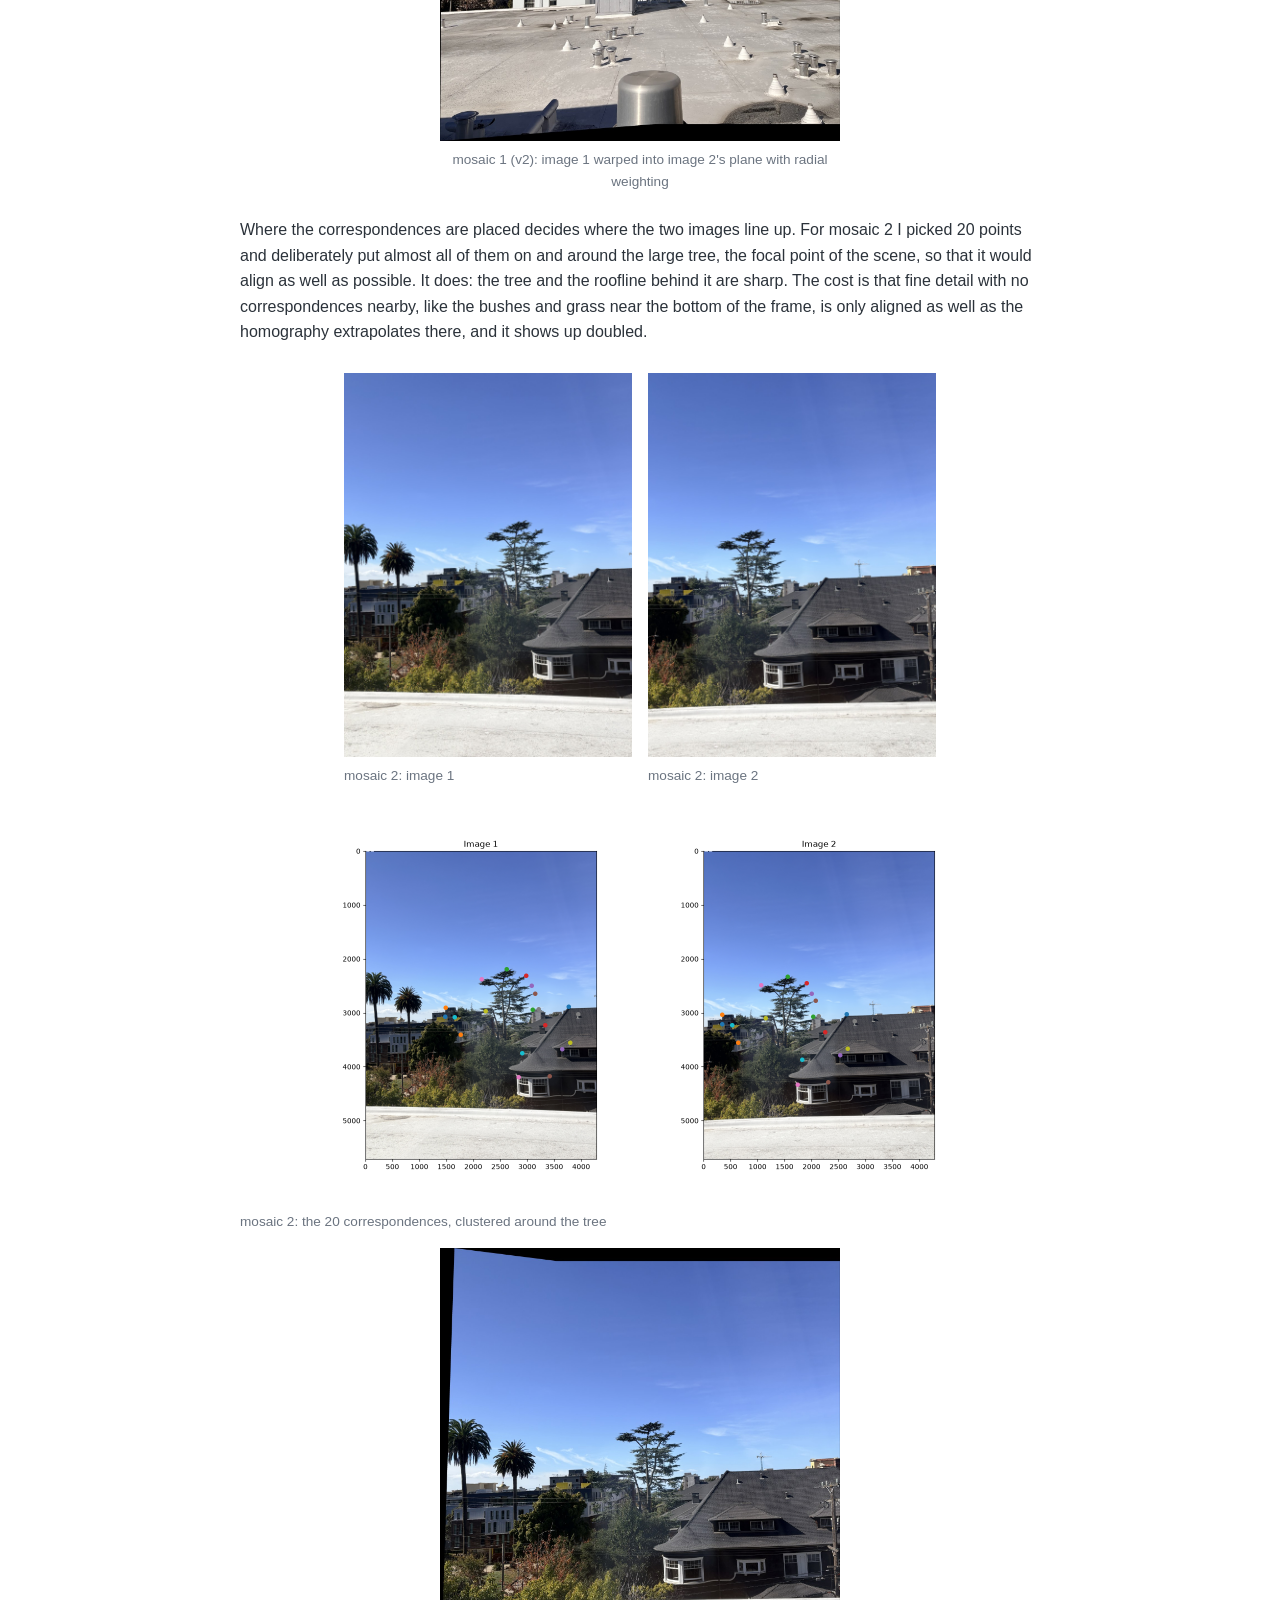
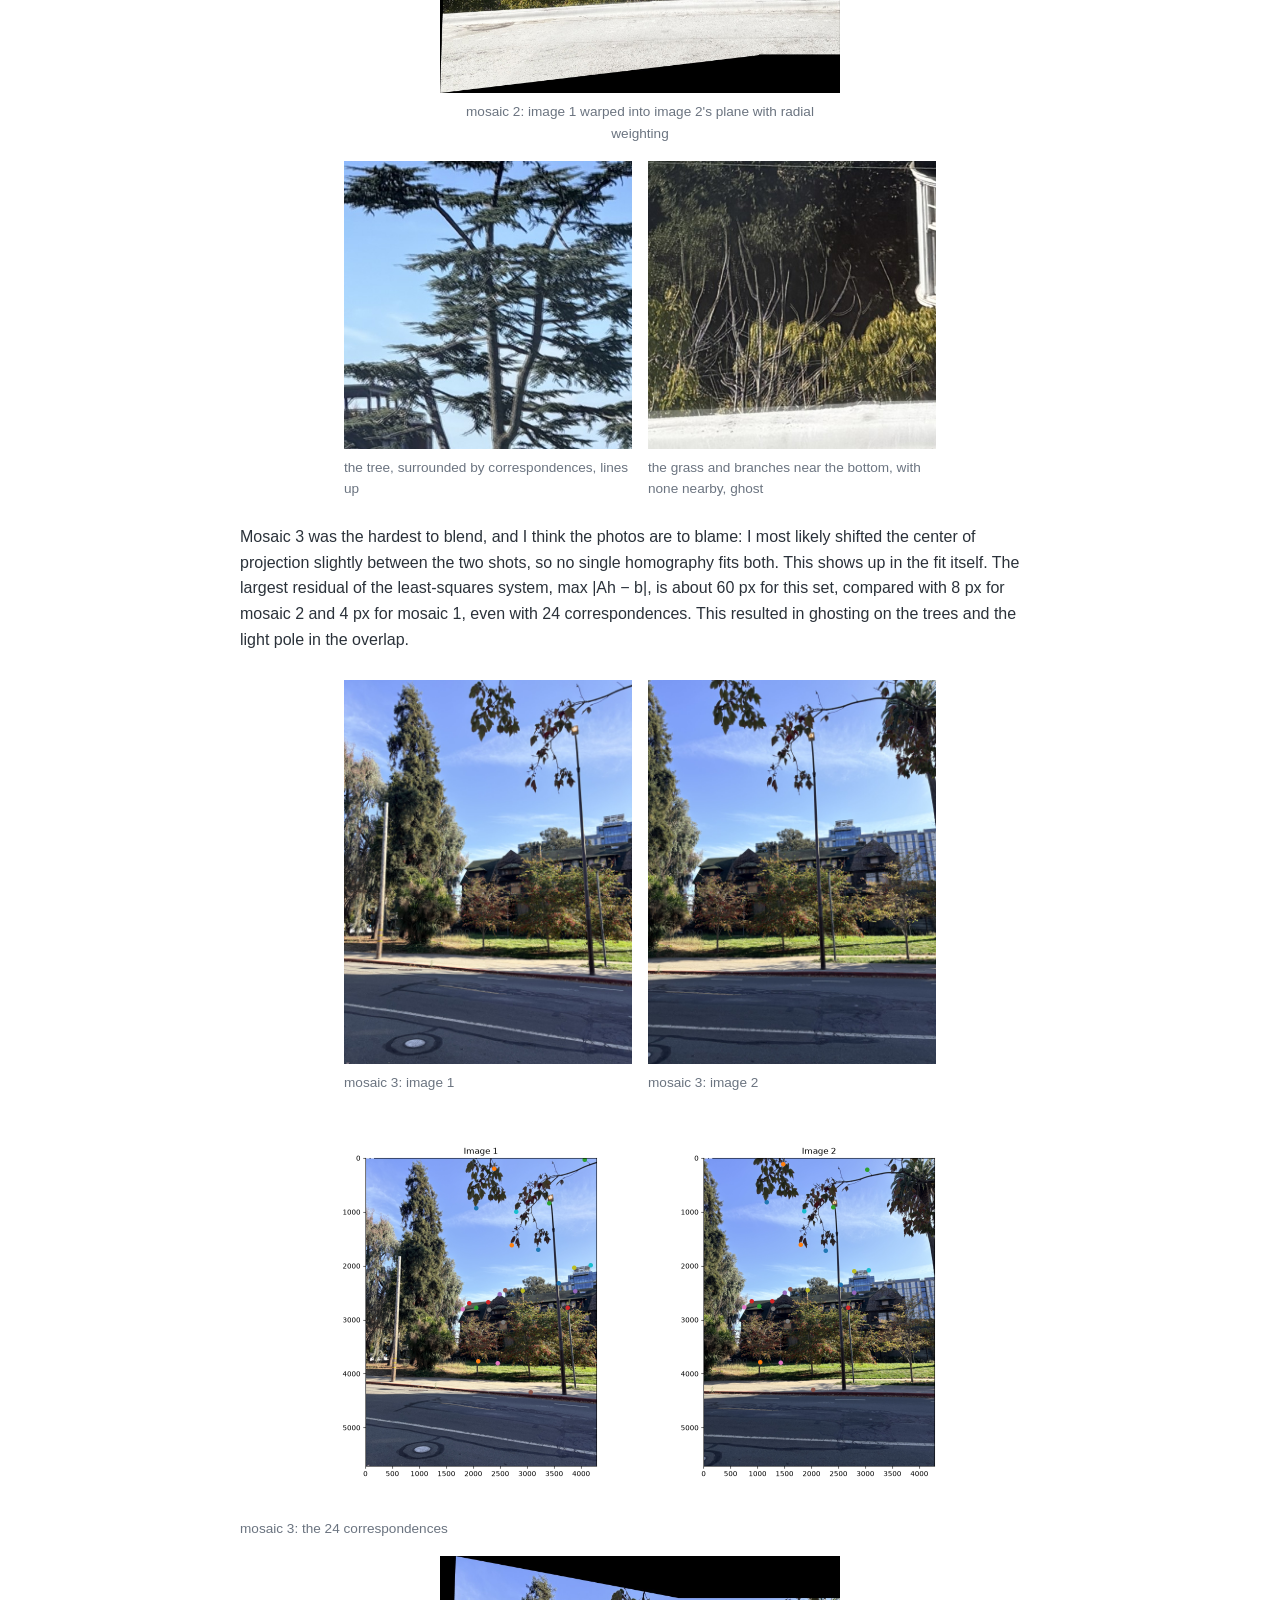
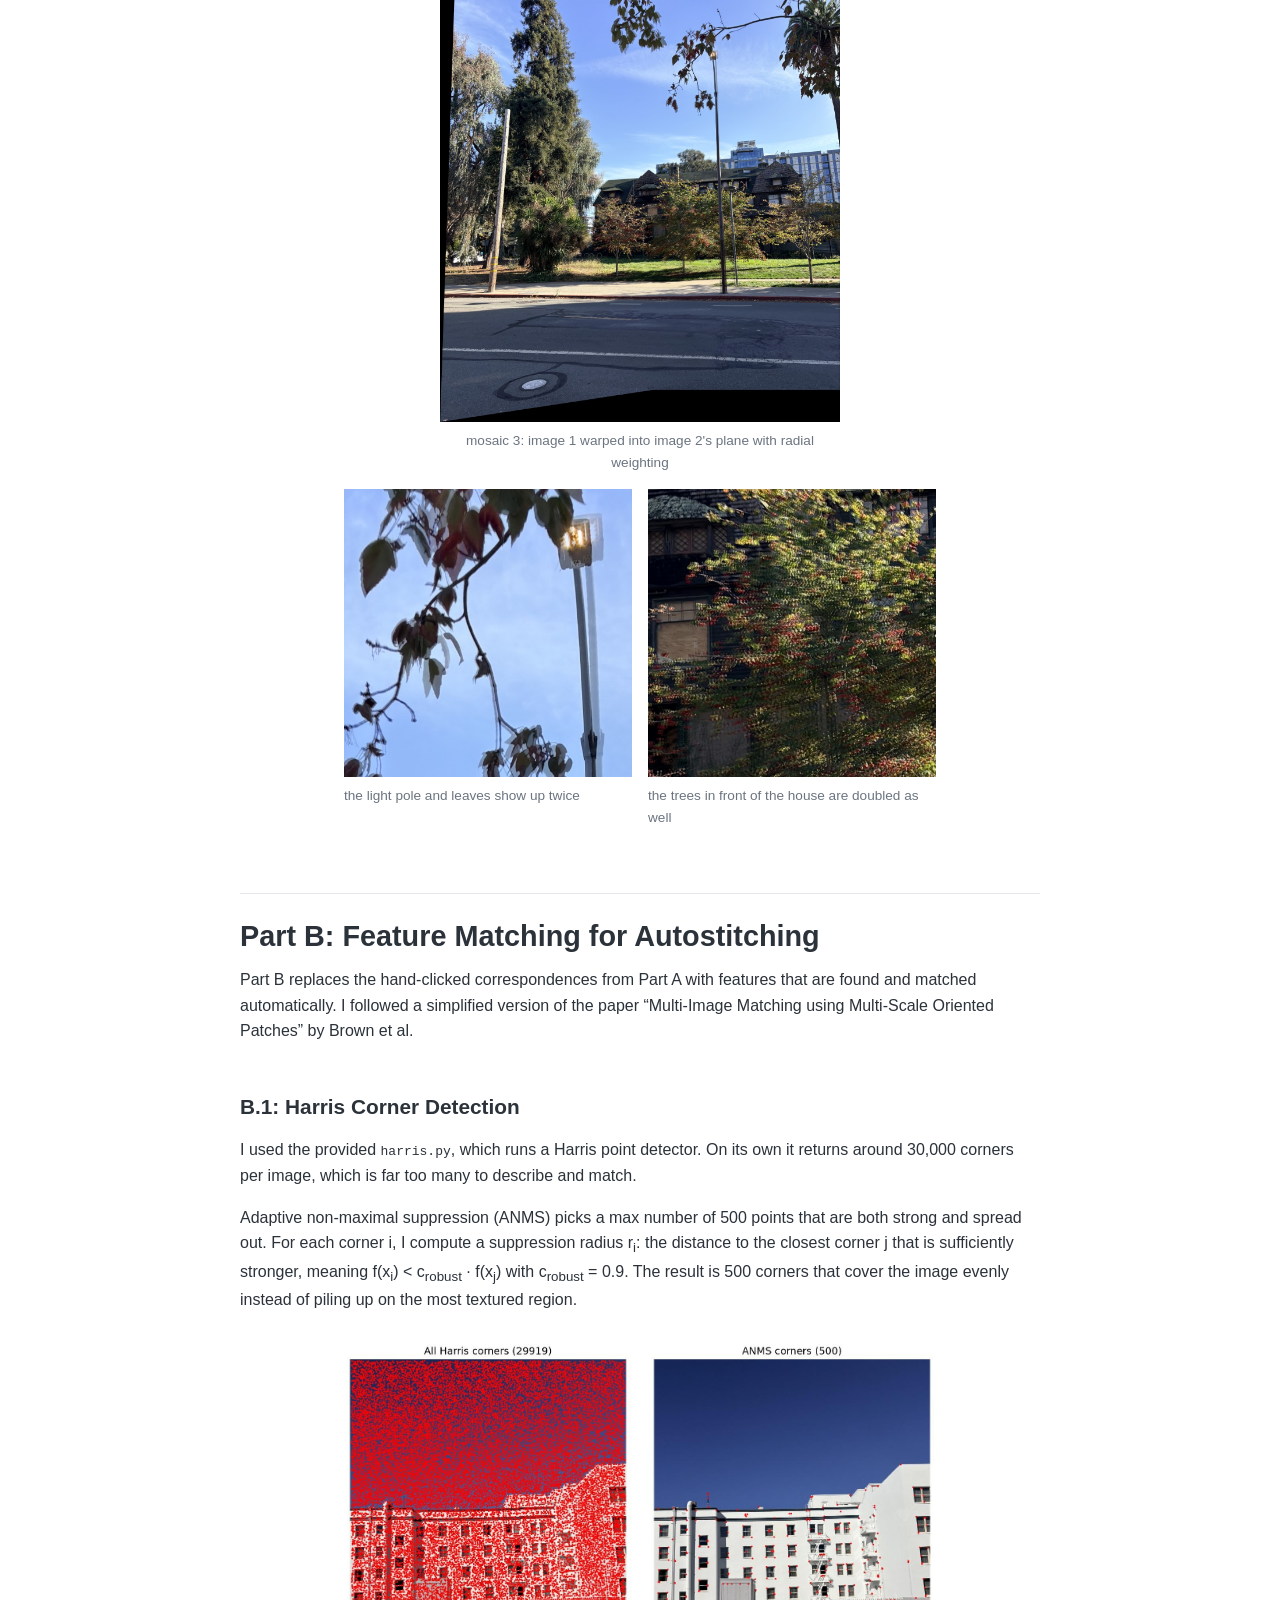
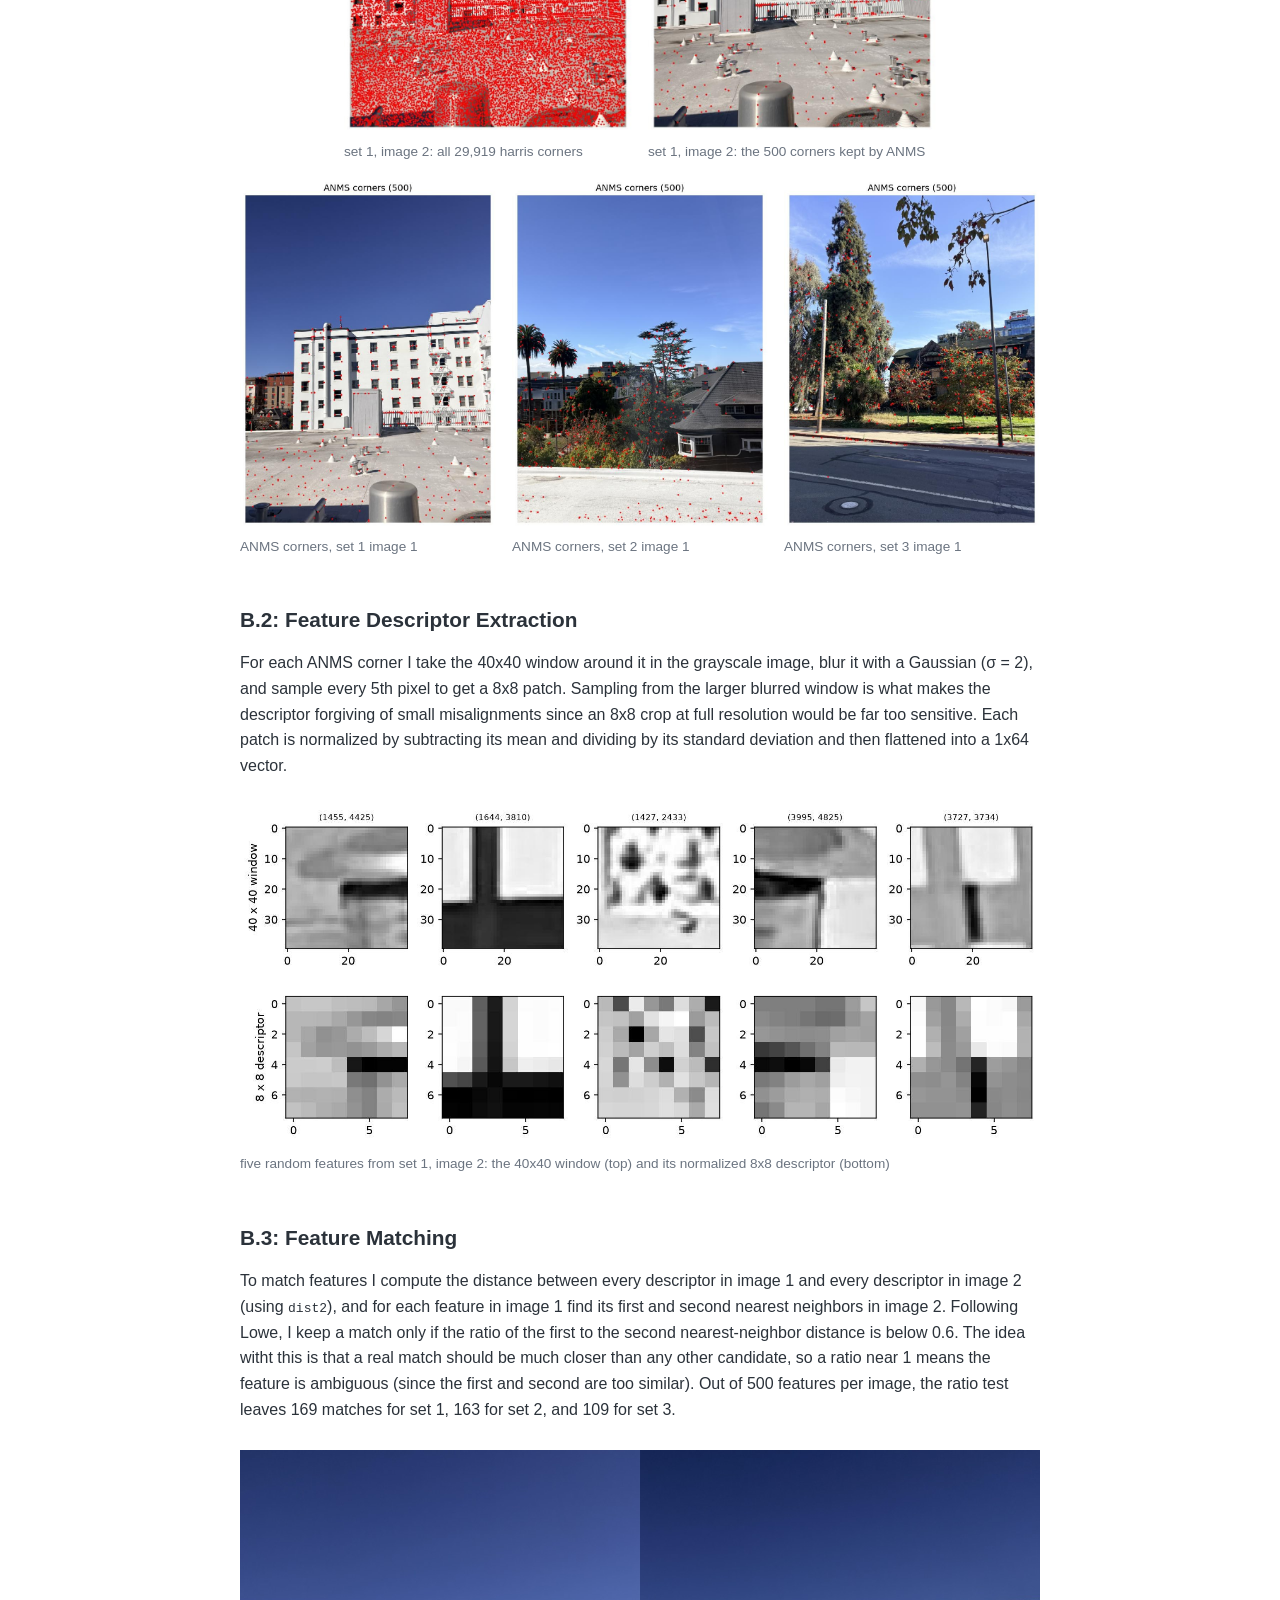
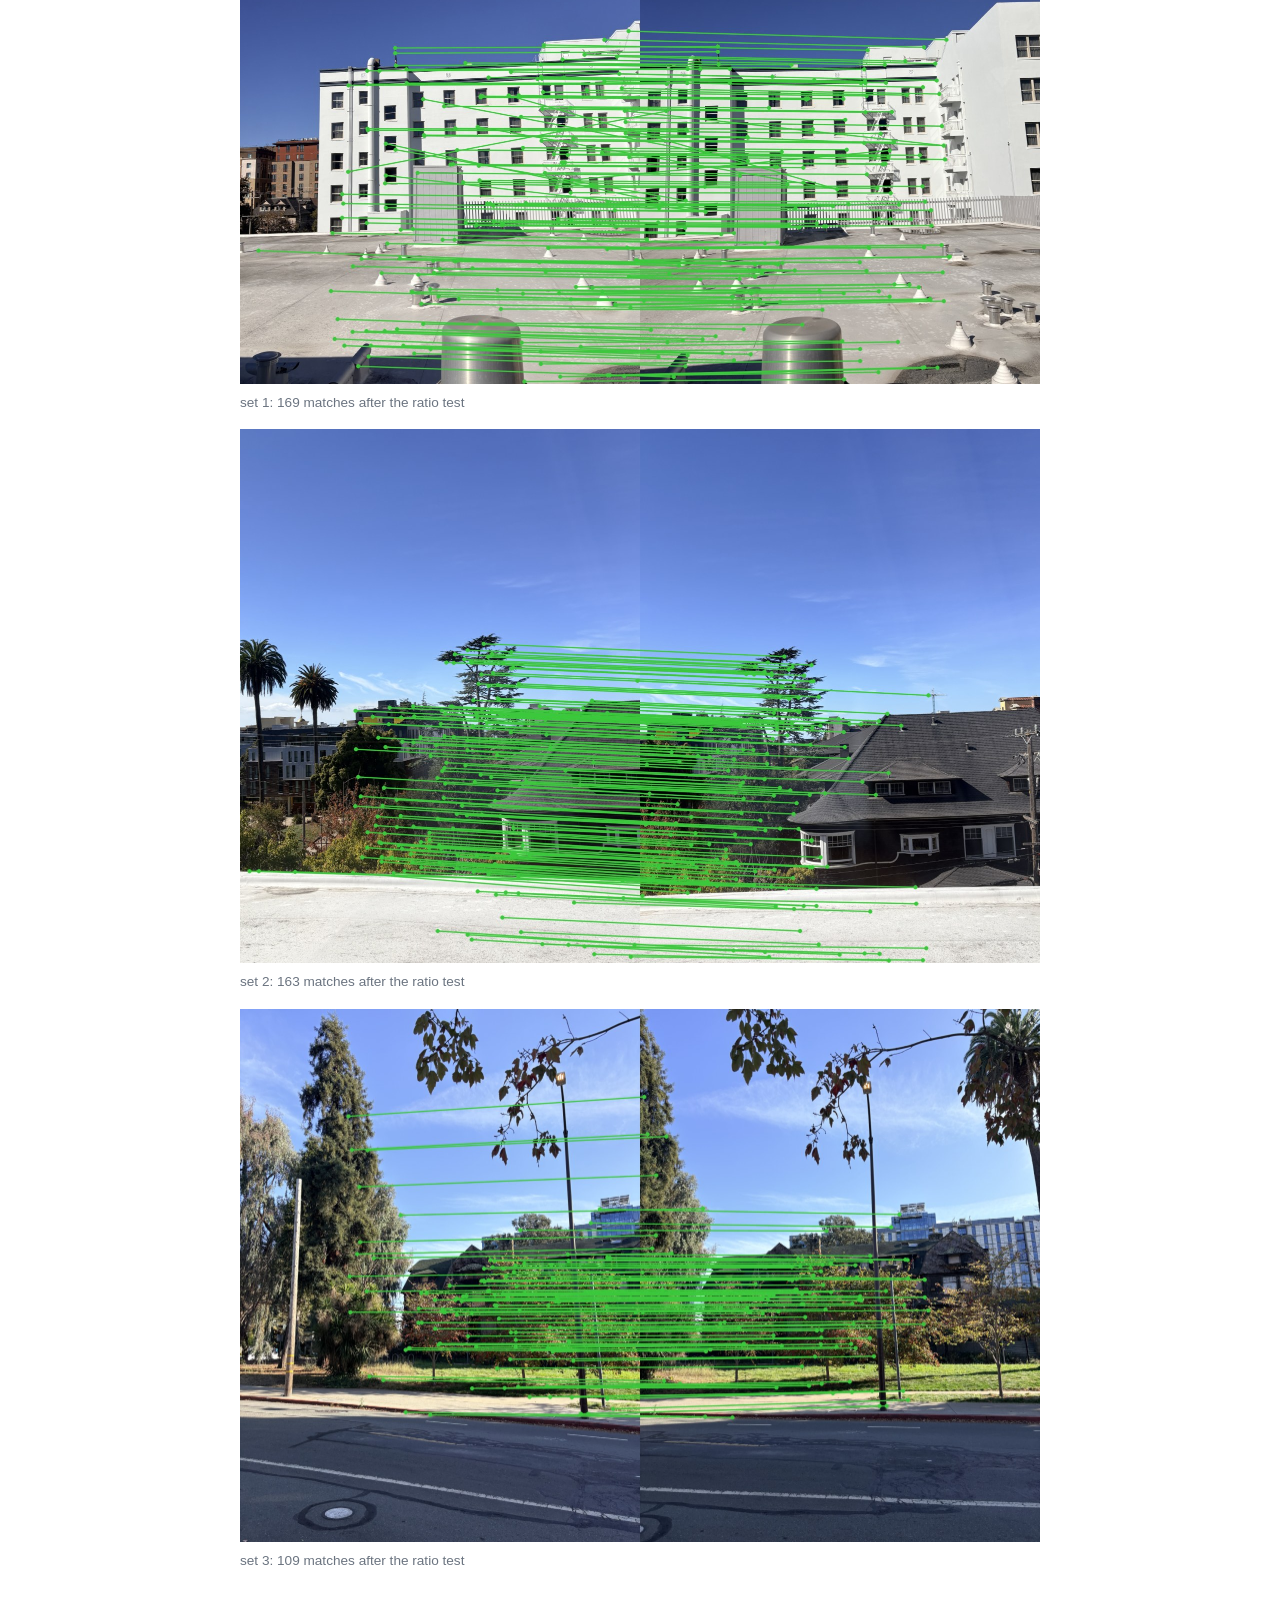
<file: cs180/proj4/index.html>
<!DOCTYPE html>
<html lang="en">
<head>
    <meta charset="UTF-8">
    <meta name="viewport" content="width=device-width, initial-scale=1.0">
    <meta name="robots" content="noindex, nofollow">
    <title>project 4 — cs 180</title>
    <link rel="stylesheet" href="../../styles.css">
    <link rel="stylesheet" href="../cs180.css">
    <style>
        /* Warped images have meaningful corners, so keep them square on this page. */
        .figure-grid img {
            border-radius: 0;
        }

        /* The photos are tall, so show pairs at about a third of the column each, centered. */
        .figure-grid.compact {
            justify-content: center;
        }

        .figure-grid.compact figure {
            flex: 0 1 36%;
            max-width: 36%;
        }

        @media (max-width: 600px) {
            .figure-grid.compact figure {
                flex-basis: 100%;
                max-width: 100%;
            }
        }
    </style>
</head>
<body>
    <header>
    </header>

    <main>
        <section class="section">
            <div class="section-content">
                <a class="back-link" href="../index.html">← cs 180</a>

                <h1 class="course-title">project 4</h1>
                <p class="course-subtitle">
                    stitching photo mosaics
                </p>

                <p>
                    Project 4 is about stitching photos into mosaics. In Part A, I pick correspondences between photos taken from one center of projection by hand and recover the homography with least squares. This homography allows us to inverse-warp one image into the other's plane, and blend the two together to create a panorama effect. In Part B, I replace the hand-clicked correspondences with features that are detected, described, and matched automatically.
                </p>

                <!-- ================================================================ -->
                <h2 class="group-title">Part A: Image Warping and Mosaicing</h2>

                <section class="part">
                    <h2 class="part-title">A.1: Shoot the Pictures</h2>
                    <p>
                        All photos were taken on my phone, two sets from a rooftop and one from the sidewalk. I kept the phone in one spot and rotated it between shots so that each pair is related by a homography, with roughly half of the frame overlapping.
                    </p>
                    <div class="figure-grid compact">
                        <figure>
                            <img src="images/set1_img1.jpg" width="1200" height="1600">
                            <figcaption>set 1, image 1</figcaption>
                        </figure>
                        <figure>
                            <img src="images/set1_img2.jpg" width="1200" height="1600">
                            <figcaption>set 1, image 2 (camera rotated right)</figcaption>
                        </figure>
                    </div>
                    <div class="figure-grid compact">
                        <figure>
                            <img src="images/set5_img1.jpg" width="1200" height="1600">
                            <figcaption>set 2, image 1</figcaption>
                        </figure>
                        <figure>
                            <img src="images/set5_img2.jpg" width="1200" height="1600">
                            <figcaption>set 2, image 2 (camera rotated right)</figcaption>
                        </figure>
                    </div>
                    <div class="figure-grid compact">
                        <figure>
                            <img src="images/set4_img1.jpg" width="1200" height="1600">
                            <figcaption>set 3, image 1</figcaption>
                        </figure>
                        <figure>
                            <img src="images/set4_img2.jpg" width="1200" height="1600">
                            <figcaption>set 3, image 2 (camera rotated right)</figcaption>
                        </figure>
                    </div>
                </section>

                <section class="part">
                    <h2 class="part-title">A.2: Recover Homographies</h2>
                    <p>
                        I labeled 8 correspondences per pair by hand with the course correspondence tool and saved them as JSON. Window corners and the corners of the rooftop shed gave the most reliable points.
                    </p>
                    <div class="figure-grid cols-1">
                        <figure>
                            <img src="images/set1_correspondences.png" width="1600" height="800">
                            <figcaption>the 8 correspondences for set 1, matched by color and index</figcaption>
                        </figure>
                    </div>
                    <p>
                        <code>computeH</code> takes <code>im1_pts</code> and <code>im2_pts</code>, two nx2 matrices holding the clicked points (x<sub>i</sub>, y<sub>i</sub>) in image 1 and (u<sub>i</sub>, v<sub>i</sub>) in image 2. H maps (x, y) → (u, v) through homogeneous coordinates: multiplying [x, y, 1] by H gives [u′, v′, w′], and dividing by w′ gives u = u′/w′ and v = v′/w′. Fixing the bottom-right entry of H to 1 leaves 8 unknowns h<sub>1</sub> … h<sub>8</sub>.
                    </p>
                    <div class="figure-grid cols-1">
                        <figure class="filter">
<pre><code>given   im1_pts = [ x1  y1 ]      im2_pts = [ u1  v1 ]
                  [ x2  y2 ]                [ u2  v2 ]
                  [  :   : ]                [  :   : ]
                  [ xn  yn ]                [ un  vn ]

[ u' ]       [ x ]             [ h1  h2  h3 ]
[ v' ]  =  H [ y ]      H  =   [ h4  h5  h6 ]
[ w' ]       [ 1 ]             [ h7  h8   1 ]

u' = h1·x + h2·y + h3          u = u' / w'
v' = h4·x + h5·y + h6          v = v' / w'
w' = h7·x + h8·y + 1</code></pre>
                            <figcaption>H maps (x, y) in image 1 to (u, v) in image 2</figcaption>
                        </figure>
                    </div>
                    <p>
                        Multiplying u = u′/w′ and v = v′/w′ through by w′ and moving everything that depends on h to the left gives h<sub>1</sub>x + h<sub>2</sub>y + h<sub>3</sub> − u·h<sub>7</sub>x − u·h<sub>8</sub>y = u and h<sub>4</sub>x + h<sub>5</sub>y + h<sub>6</sub> − v·h<sub>7</sub>x − v·h<sub>8</sub>y = v. Both are linear in the unknowns, so each correspondence i contributes a 2x8 block A<sub>i</sub> and a 2x1 block b<sub>i</sub>. Stacking all n of them gives the system Ah = b.
                    </p>
                    <div class="figure-grid cols-1">
                        <figure class="filter">
<pre><code>A_i = [ x  y  1  0  0  0  -u·x  -u·y ]        b_i = [ u ]
      [ 0  0  0  x  y  1  -v·x  -v·y ]              [ v ]

[ x1  y1  1   0   0   0  -u1·x1  -u1·y1 ]       [ h1 ]       [ u1 ]
[  0   0  0  x1  y1   1  -v1·x1  -v1·y1 ]       [ h2 ]       [ v1 ]
[ x2  y2  1   0   0   0  -u2·x2  -u2·y2 ]       [ h3 ]       [ u2 ]
[  0   0  0  x2  y2   1  -v2·x2  -v2·y2 ]   ·   [ h4 ]   =   [ v2 ]
[                 ...                   ]       [ h5 ]       [ .. ]
[ xn  yn  1   0   0   0  -un·xn  -un·yn ]       [ h6 ]       [ un ]
[  0   0  0  xn  yn   1  -vn·xn  -vn·yn ]       [ h7 ]       [ vn ]
                                                [ h8 ]
             A : 2n x 8                        h : 8 x 1    b : 2n x 1</code></pre>
                            <figcaption>the system solved in computeH</figcaption>
                        </figure>
                    </div>
                    <p>
                        With 4 points A is square and the system solves exactly; with more it is overdetermined, so <code>computeH</code> solves it in the least-squares sense and reshapes [h<sub>1</sub> … h<sub>8</sub>, 1] into the 3x3 matrix H. 
                    </p>
                    <p>
                        The main thing I took away from this part was how much simpler and faster it is to project many points at once, stacking them into a matrix and multiplying by H in one shot instead of looping, which I leaned on heavily for the warps below.
                    </p>
                    <div class="figure-grid cols-1">
                        <figure class="filter">
<pre><code>H = [  1.1724   -0.0138   -1018.61 ]
    [  0.1187    1.1271    -343.64 ]
    [  3.6e-05   5.0e-06      1.00 ]</code></pre>
                            <figcaption>recovered homography for set 1 (image 1 → image 2)</figcaption>
                        </figure>
                    </div>
                </section>

                <section class="part">
                    <h2 class="part-title">A.3: Warp the Images</h2>
                    <p>
                        I implemented two different warps, <code>warpImageNearestNeighbor</code> and <code>warpImageBilinear</code>. Both warps use inverse mapping so the output has no holes. I push the four corners of the input through H to get the output bounding box, build a grid of every output pixel (u, v, 1), multiply by H<sup>−1</sup>, and divide by the third coordinate to get source coordinates (x, y). Only pixels whose (x, y) lands inside the input image are filled so that everything else stays black.
                    </p>
                    <p>
                        Nearest neighbor (<code>warpImageNearestNeighbor</code>) rounds (x, y) to the closest pixel and copies it. Bilinear (<code>warpImageBilinear</code>) takes the 2x2 neighborhood at x, y and averages the four pixels.
                    </p>
                    <p>
                        <strong>Rectification.</strong> To test the warp on a single image, I clicked the four corners of a rectangular object and mapped them to a hand-chosen rectangle. The output canvas is the bounding box of the whole warped photo, so the wall around the target gets warped along with it. The order of the target corners matters: pairing the clicked corners with the square in a different order flips or rotates the rectified result, so the same code can flip an image just by reordering four coordinates.
                    </p>
                    <div class="figure-grid cols-1">
                        <figure class="filter">
<pre><code>H = [  0.4279    0.0684   -463.14 ]
    [ -0.0083    0.4947   -720.58 ]
    [ -1.0e-06   1.3e-04     1.00 ]</code></pre>
                            <figcaption>poster, four corners mapped to a 1000x1000 square</figcaption>
                        </figure>
                    </div>
                    <div class="figure-grid cols-3">
                        <figure>
                            <img src="images/set2_img1.jpg" width="1200" height="1600">
                            <figcaption>original</figcaption>
                        </figure>
                        <figure>
                            <img src="images/set2_rectified_nearest.jpg" width="1496" height="1600">
                            <figcaption>nearest neighbor</figcaption>
                        </figure>
                        <figure>
                            <img src="images/set2_rectified_bilinear.jpg" width="1496" height="1600">
                            <figcaption>bilinear</figcaption>
                        </figure>
                    </div>
                    <div class="figure-grid cols-1">
                        <figure class="filter">
<pre><code>H = [  0.2003    0.0007   -177.40 ]
    [ -0.0490    0.2070   -186.55 ]
    [ -1.1e-04   1.4e-05     1.00 ]</code></pre>
                            <figcaption>painting, four corners mapped to a 1000x800 rectangle</figcaption>
                        </figure>
                    </div>
                    <div class="figure-grid cols-3">
                        <figure>
                            <img src="images/set3_img1.jpg" width="1200" height="1600">
                            <figcaption>original</figcaption>
                        </figure>
                        <figure>
                            <img src="images/set3_rectified_nearest.jpg" width="1144" height="1600">
                            <figcaption>nearest neighbor</figcaption>
                        </figure>
                        <figure>
                            <img src="images/set3_rectified_bilinear.jpg" width="1144" height="1600">
                            <figcaption>bilinear</figcaption>
                        </figure>
                    </div>
                    <p>
                        <strong>Nearest neighbor vs. bilinear.</strong> At full size the two look the same. But when you zoom in, you can tell the difference near the edges. Nearest neighbor keeps hard pixel edges along the poster corner and the painting's border, while bilinear smooths them out a bit more.
                    </p>
                    <div class="figure-grid cols-1">
                        <figure>
                            <img src="images/set2_zoom_pair.png" width="1784" height="880">
                            <figcaption>poster corner: nearest neighbor (left) vs. bilinear (right)</figcaption>
                        </figure>
                    </div>
                    <div class="figure-grid cols-1">
                        <figure>
                            <img src="images/set3_zoom_pair.png" width="1784" height="880">
                            <figcaption>painting border: nearest neighbor (left) vs. bilinear (right)</figcaption>
                        </figure>
                    </div>
                </section>

                <section class="part">
                    <h2 class="part-title">A.4: Blend the Images into a Mosaic</h2>
                    <p>
                        I keep image 2 fixed and warp image 1 into its plane.  Image 1 is warped with both the homography matrix H and a translation T and image 2 is pasted at an offset.
                    </p>
                    <div class="figure-grid compact">
                        <figure>
                            <img src="images/set1_img1.jpg" width="1200" height="1600">
                            <figcaption>mosaic 1: image 1</figcaption>
                        </figure>
                        <figure>
                            <img src="images/set1_img2.jpg" width="1200" height="1600">
                            <figcaption>mosaic 1: image 2</figcaption>
                        </figure>
                    </div>
                    <p>
                        Getting the overlap took many tries. My first version simply placed the warped image 1 on top of image 2, which leaves a strong edge wherever the two images disagree. The second averaged the overlapping pixels equally: both images are now visible in the overlap, but the boundary is still a hard line and any misaligned detail shows up twice. What finally worked was radial weighting. Each image gets a weight that is 1 at its center and falls off linearly to 0 at its edges; for image 1 the weight is evaluated in its original coordinates by reusing the inverse-mapped (x, y) grid. The mosaic is the weighted average (w<sub>1</sub>I<sub>1</sub> + w<sub>2</sub>I<sub>2</sub>) / (w<sub>1</sub> + w<sub>2</sub>) over the whole canvas, which reduces to a plain copy wherever only one image has weight. I believe an edge-based scheme, weighting by the distance to the nearest image edge instead of the distance from the center, should work as well.
                    </p>
                    <div class="figure-grid compact">
                        <figure>
                            <img src="images/set1_stitched_v0.jpg" width="1363" height="1600">
                            <figcaption>v0: image 1 placed on top of image 2</figcaption>
                        </figure>
                        <figure>
                            <img src="images/set1_stitched_v1.jpg" width="1363" height="1600">
                            <figcaption>v1: overlapping pixels averaged equally</figcaption>
                        </figure>
                    </div>
                    <div class="figure-grid cols-3">
                        <figure>
                            <img src="images/set1_seam_v0.jpg" width="500" height="500">
                            <figcaption>v0: hard edge at the boundary</figcaption>
                        </figure>
                        <figure>
                            <img src="images/set1_seam_v1.jpg" width="500" height="500">
                            <figcaption>v1: both images visible, edge remains</figcaption>
                        </figure>
                        <figure>
                            <img src="images/set1_seam_v2.jpg" width="500" height="500">
                            <figcaption>v2: radial weighting</figcaption>
                        </figure>
                    </div>
                    <div class="figure-grid half">
                        <figure>
                            <img src="images/set1_stitched_v2.jpg" width="1363" height="1600">
                            <figcaption>mosaic 1 (v2): image 1 warped into image 2's plane with radial weighting</figcaption>
                        </figure>
                    </div>
                    <p>
                        Where the correspondences are placed decides where the two images line up. For mosaic 2 I picked 20 points and deliberately put almost all of them on and around the large tree, the focal point of the scene, so that it would align as well as possible. It does: the tree and the roofline behind it are sharp. The cost is that fine detail with no correspondences nearby, like the bushes and grass near the bottom of the frame, is only aligned as well as the homography extrapolates there, and it shows up doubled.
                    </p>
                    <div class="figure-grid compact">
                        <figure>
                            <img src="images/set5_img1.jpg" width="1200" height="1600">
                            <figcaption>mosaic 2: image 1</figcaption>
                        </figure>
                        <figure>
                            <img src="images/set5_img2.jpg" width="1200" height="1600">
                            <figcaption>mosaic 2: image 2</figcaption>
                        </figure>
                    </div>
                    <div class="figure-grid cols-1">
                        <figure>
                            <img src="images/set5_correspondences.png" width="1600" height="800">
                            <figcaption>mosaic 2: the 20 correspondences, clustered around the tree</figcaption>
                        </figure>
                    </div>
                    <div class="figure-grid half">
                        <figure>
                            <img src="images/set5_stitched.jpg" width="1439" height="1600">
                            <figcaption>mosaic 2: image 1 warped into image 2's plane with radial weighting</figcaption>
                        </figure>
                    </div>
                    <div class="figure-grid compact">
                        <figure>
                            <img src="images/set5_crop_tree.jpg" width="500" height="500">
                            <figcaption>the tree, surrounded by correspondences, lines up</figcaption>
                        </figure>
                        <figure>
                            <img src="images/set5_crop_grass.jpg" width="500" height="500">
                            <figcaption>the grass and branches near the bottom, with none nearby, ghost</figcaption>
                        </figure>
                    </div>
                    <p>
                        Mosaic 3 was the hardest to blend, and I think the photos are to blame: I most likely shifted the center of projection slightly between the two shots, so no single homography fits both. This shows up in the fit itself. The largest residual of the least-squares system, max |Ah − b|, is about 60 px for this set, compared with 8 px for mosaic 2 and 4 px for mosaic 1, even with 24 correspondences. This resulted in ghosting on the trees and the light pole in the overlap.
                    </p>
                    <div class="figure-grid compact">
                        <figure>
                            <img src="images/set4_img1.jpg" width="1200" height="1600">
                            <figcaption>mosaic 3: image 1</figcaption>
                        </figure>
                        <figure>
                            <img src="images/set4_img2.jpg" width="1200" height="1600">
                            <figcaption>mosaic 3: image 2</figcaption>
                        </figure>
                    </div>
                    <div class="figure-grid cols-1">
                        <figure>
                            <img src="images/set4_correspondences.png" width="1600" height="800">
                            <figcaption>mosaic 3: the 24 correspondences</figcaption>
                        </figure>
                    </div>
                    <div class="figure-grid half">
                        <figure>
                            <img src="images/set4_stitched.jpg" width="1373" height="1600">
                            <figcaption>mosaic 3: image 1 warped into image 2's plane with radial weighting</figcaption>
                        </figure>
                    </div>
                    <div class="figure-grid compact">
                        <figure>
                            <img src="images/set4_crop_pole.jpg" width="500" height="500">
                            <figcaption>the light pole and leaves show up twice</figcaption>
                        </figure>
                        <figure>
                            <img src="images/set4_crop_trees.jpg" width="500" height="500">
                            <figcaption>the trees in front of the house are doubled as well</figcaption>
                        </figure>
                    </div>
                </section>

                <!-- ================================================================ -->
                <h2 class="group-title">Part B: Feature Matching for Autostitching</h2>
                <p>
                    Part B replaces the hand-clicked correspondences from Part A with features that are found and matched automatically. I followed a simplified version of the paper “Multi-Image Matching using Multi-Scale Oriented Patches” by Brown et al.
                </p>

                <section class="part">
                    <h2 class="part-title">B.1: Harris Corner Detection</h2>
                    <p>
                        I used the provided <code>harris.py</code>, which runs a Harris point detector. On its own it returns around 30,000 corners per image, which is far too many to describe and match.
                    </p>
                    <p>
                        Adaptive non-maximal suppression (ANMS) picks a max number of 500 points that are both strong and spread out. For each corner i, I compute a suppression radius r<sub>i</sub>: the distance to the closest corner j that is sufficiently stronger, meaning f(x<sub>i</sub>) &lt; c<sub>robust</sub> · f(x<sub>j</sub>) with c<sub>robust</sub> = 0.9. The result is 500 corners that cover the image evenly instead of piling up on the most textured region.
                    </p>
                    <div class="figure-grid compact">
                        <figure>
                            <img src="images/set1_img2_all_harris.jpg" width="723" height="985">
                            <figcaption>set 1, image 2: all 29,919 harris corners</figcaption>
                        </figure>
                        <figure>
                            <img src="images/set1_img2_anms.jpg" width="723" height="985">
                            <figcaption>set 1, image 2: the 500 corners kept by ANMS</figcaption>
                        </figure>
                    </div>
                    <div class="figure-grid cols-3">
                        <figure>
                            <img src="images/set1_img1_anms.jpg" width="723" height="985">
                            <figcaption>ANMS corners, set 1 image 1</figcaption>
                        </figure>
                        <figure>
                            <img src="images/set5_img1_anms.jpg" width="723" height="985">
                            <figcaption>ANMS corners, set 2 image 1</figcaption>
                        </figure>
                        <figure>
                            <img src="images/set4_img1_anms.jpg" width="723" height="985">
                            <figcaption>ANMS corners, set 3 image 1</figcaption>
                        </figure>
                    </div>
                </section>

                <section class="part">
                    <h2 class="part-title">B.2: Feature Descriptor Extraction</h2>
                    <p>
                        For each ANMS corner I take the 40x40 window around it in the grayscale image, blur it with a Gaussian (σ = 2), and sample every 5th pixel to get a 8x8 patch. Sampling from the larger blurred window is what makes the descriptor forgiving of small misalignments since an 8x8 crop at full resolution would be far too sensitive. Each patch is normalized by subtracting its mean and dividing by its standard deviation and then flattened into a 1x64 vector.
                    </p>
                    <div class="figure-grid cols-1">
                        <figure>
                            <img src="images/set1_img2_feature_descriptors.jpg" width="1484" height="629">
                            <figcaption>five random features from set 1, image 2: the 40x40 window (top) and its normalized 8x8 descriptor (bottom)</figcaption>
                        </figure>
                    </div>
                </section>

                <section class="part">
                    <h2 class="part-title">B.3: Feature Matching</h2>
                    <p>
                        To match features I compute the distance between every descriptor in image 1 and every descriptor in image 2 (using <code>dist2</code>), and for each feature in image 1 find its first and second nearest neighbors in image 2. Following Lowe, I keep a match only if the ratio of the first to the second nearest-neighbor distance is below 0.6. The idea witht this is that a real match should be much closer than any other candidate, so a ratio near 1 means the feature is ambiguous (since the first and second are too similar). Out of 500 features per image, the ratio test leaves 169 matches for set 1, 163 for set 2, and 109 for set 3.
                    </p>
                    <div class="figure-grid cols-1">
                        <figure>
                            <img src="images/set1_matches.jpg" width="1600" height="1067">
                            <figcaption>set 1: 169 matches after the ratio test</figcaption>
                        </figure>
                    </div>
                    <div class="figure-grid cols-1">
                        <figure>
                            <img src="images/set5_matches.jpg" width="1600" height="1067">
                            <figcaption>set 2: 163 matches after the ratio test</figcaption>
                        </figure>
                    </div>
                    <div class="figure-grid cols-1">
                        <figure>
                            <img src="images/set4_matches.jpg" width="1600" height="1067">
                            <figcaption>set 3: 109 matches after the ratio test</figcaption>
                        </figure>
                    </div>
                </section>

                <section class="part">
                    <h2 class="part-title">B.4: RANSAC for Robust Homography</h2>
                    <p>
                        Even after the ratio test some matches are wrong, and because least squares minimizes squared error, a single bad match can really effect the homography. So I fit H with 4-point RANSAC. For 500 iterations I pick 4 random matches, compute H exactly from them with <code>computeH</code> from Part A, project every matched point from image 1 into image 2, and count how many land within 4 pixels of their match. I keep the H with the largest inlier set. RANSAC kept 95 of 169 matches for set 1, 108 of 163 for set 2, and 71 of 109 for set 3.
                    </p>
                    
                    <p>
                        Finally I pass the RANSAC homography to the same mosaic code from Part A. Below, each manual mosaic from Part A is on the left and the automatic one is on the right. For set 1 the ghosting has really reduced in the automatic feature matching version. For set 2, the automatic result is pretty similar. Set 3 is best improvement, its automatic mosaic is much cleaner than my manual one, with less doubling on the light pole and the trees.
                    </p>
                    <div class="figure-grid compact">
                        <figure>
                            <img src="images/set1_stitched_v2.jpg" width="1363" height="1600">
                            <figcaption>set 1: manual correspondences</figcaption>
                        </figure>
                        <figure>
                            <img src="images/set1_stitchedB.jpg" width="1378" height="1600">
                            <figcaption>set 1: automatic</figcaption>
                        </figure>
                    </div>
                    <div class="figure-grid compact">
                        <figure>
                            <img src="images/set5_stitched.jpg" width="1439" height="1600">
                            <figcaption>set 2: manual correspondences</figcaption>
                        </figure>
                        <figure>
                            <img src="images/set5_stitchedB.jpg" width="1443" height="1600">
                            <figcaption>set 2: automatic</figcaption>
                        </figure>
                    </div>
                    <div class="figure-grid compact">
                        <figure>
                            <img src="images/set4_stitched.jpg" width="1373" height="1600">
                            <figcaption>set 3: manual correspondences</figcaption>
                        </figure>
                        <figure>
                            <img src="images/set4_stitchedB.jpg" width="1377" height="1600">
                            <figcaption>set 3: automatic</figcaption>
                        </figure>
                    </div>
                </section>
            </div>
        </section>
    </main>

</body>
</html>
</file>
<file: styles.css>
:root {
    --background-color: #ffffff;
    --text-color: #2b323a;
    --white: #ffffff;
    --purple: #c77ee1;
    --green: #72d672;
    --blue: #010dff;
}

* {
    margin: 0;
    padding: 0;
    box-sizing: border-box;
    scroll-behavior: smooth;
}

body {
    font-family: 'Arial', sans-serif;
    line-height: 1.6;
    color: var(--text-color);
    overflow-x: hidden;
}

a {
    color: var(--purple);
    text-decoration: none;
    font-weight: bold;
    transition: color 0.3s ease;
}  

a:hover {
    color: var(--blue);
    text-decoration: none;
    font-weight: bold;
    transition: color 0.3s ease;
}



/* Sections */

.section {
    width: 100vw;
    display: flex;
    align-items: center;
    justify-content: center;
    padding: 8% 10%;
    color: var(--text-color);
}

.section-content {
    text-align: left;
    max-width: 800px;
    width: 100%;
    color: var(--text-color);
}

.contact-links {
    text-align: right;
}

.contact-links a img {
    transition: opacity 0.3s ease;
}
.contact-links a:hover img {
    opacity: 0.6; /* transparent */
}
</file>
<file: cs180/cs180.css>
/* cs 180 project index, layered on top of ../styles.css */

.course-title {
    font-size: 2.5rem;
    font-weight: bold;
    line-height: 1.2;
}

.course-subtitle {
    color: #6b7480;
    font-size: 0.95rem;
    margin-bottom: 2rem;
}

.course-intro {
    margin-bottom: 2.5rem;
}

.project-list {
    display: flex;
    flex-direction: column;
    gap: 1rem;
}

.project {
    display: block;
    border: 1px solid #e4e7eb;
    border-radius: 8px;
    padding: 1.25rem 1.5rem;
    color: var(--text-color);
    font-weight: normal;
    transition: border-color 0.3s ease, transform 0.3s ease;
}

/* Only linked (finished) projects get the hover affordance. */
a.project:hover {
    border-color: var(--blue);
    color: var(--text-color);
    transform: translateX(4px);
    font-weight: normal;
}

.project-number {
    color: var(--purple);
    font-size: 0.8rem;
    font-weight: bold;
    letter-spacing: 0.06em;
    text-transform: uppercase;
}

.project-name {
    font-size: 1.15rem;
    font-weight: bold;
    line-height: 1.4;
}

.project-blurb {
    color: #5a636e;
    font-size: 0.95rem;
    margin-top: 0.25rem;
}

/* Project writeup pages */

.back-link {
    display: inline-block;
    font-size: 0.9rem;
    margin-bottom: 1.5rem;
}

.part {
    margin-top: 3rem;
}

.part-title {
    font-size: 1.3rem;
    font-weight: bold;
    line-height: 1.4;
    margin-bottom: 1rem;
}

/* Figures wrap, so one image fills the width and two share a row. */
.figure-grid {
    display: flex;
    flex-wrap: wrap;
    gap: 1rem;
}

/* Breathing room when a figure grid follows body text instead of a title. */
p + .figure-grid {
    margin-top: 1.75rem;
}

/* Consecutive paragraphs, back-to-back grids, and prose that follows a
   grid all need their own gap since margins are reset. */
.part p + p {
    margin-top: 1rem;
}

.figure-grid + .figure-grid {
    margin-top: 1rem;
}

.figure-grid + p {
    margin-top: 1.5rem;
}

/* Code snippets and written-out filters live in grid cells beside images.
   The box stretches to the row height so it lines up with the pictures. */
figure.code,
figure.filter {
    display: flex;
    flex-direction: column;
}

figure.code pre,
figure.filter pre {
    flex: 1;
    display: flex;
    overflow-x: auto;
    font-family: ui-monospace, SFMono-Regular, Menlo, Consolas, monospace;
    font-size: 0.75rem;
    line-height: 1.5;
}

/* Only code gets the gray box; filters read as plain text. */
figure.code pre {
    background-color: #f6f8fa;
    border: 1px solid #e4e7eb;
    border-radius: 8px;
    padding: 0.75rem;
}

figure.filter pre {
    font-size: 0.85rem;
}

figure.code code,
figure.filter code {
    font: inherit;
}

/* Filters are short, so center them in the box; code stays top-left. */
figure.filter pre code {
    margin: auto;
}

.figure-grid figure {
    flex: 1 1 300px;
    margin: 0;
    min-width: 0; /* let code boxes scroll instead of widening their column */
}

/* Force an exact column count regardless of image width. */
.figure-grid.cols-3 {
    display: grid;
    grid-template-columns: repeat(3, 1fr);
}

.figure-grid.cols-2 {
    display: grid;
    grid-template-columns: repeat(2, 1fr);
}

.figure-grid.cols-4 {
    display: grid;
    grid-template-columns: repeat(4, 1fr);
}

/* Five small results in one row, e.g. an original beside its x and y derivatives. */
.figure-grid.cols-5 {
    display: grid;
    grid-template-columns: repeat(5, 1fr);
}

/* A stacked 3-exposure strip next to its colorized result. The strip is
   three times taller than the result at the same width, so giving the
   result three times the column width makes both images the same height. */
.figure-grid.cols-1-3 {
    display: grid;
    grid-template-columns: 1fr 3fr;
}

/* A single figure that should take half the column instead of all of it,
   centered on the page. Percentage-based, so it keeps scaling with the page. */
.figure-grid.half {
    justify-content: center;
}

.figure-grid.half figure {
    flex: 0 1 50%;
    max-width: 50%;
}

.figure-grid.half figcaption {
    text-align: center;
}

@media (max-width: 600px) {
    .figure-grid.cols-3,
    .figure-grid.cols-2,
    .figure-grid.cols-1-3,
    .figure-grid.cols-4,
    .figure-grid.cols-5 {
        grid-template-columns: 1fr;
    }

    .figure-grid.half figure {
        flex-basis: 100%;
        max-width: 100%;
    }
}

.figure-grid img {
    width: 100%;
    height: auto;
    border-radius: 14px;
    display: block;
}

/* Interactive zoom on hybrid images (see proj2/zoom.js). The stage keeps the
   image's footprint and clips it, so zooming in crops toward the center and
   zooming out shrinks it in place, like stepping back from the screen. */
.zoom-stage {
    overflow: hidden;
    border-radius: 14px;
}

.zoom-stage img {
    transform: scale(var(--zoom, 1));
    transform-origin: center;
    cursor: zoom-in;
}

.zoom-control {
    display: flex;
    align-items: center;
    gap: 0.5rem;
    margin-top: 0.5rem;
    color: #6b7480;
    font-size: 0.8rem;
}

.zoom-control input[type="range"] {
    flex: 1;
    min-width: 0;
    accent-color: var(--purple);
}

.figure-grid figcaption {
    color: #6b7480;
    font-size: 0.85rem;
    margin-top: 0.5rem;
}

/* Unfinished projects only — a published writeup drops the badge entirely. */
.status {
    display: inline-block;
    margin-top: 0.75rem;
    padding: 0.15rem 0.6rem;
    border-radius: 999px;
    background-color: #f1f3f5;
    color: #6b7480;
    font-size: 0.75rem;
    letter-spacing: 0.03em;
}

/* Project 3 has two parts on one page; each part gets a divider heading. */
.group-title {
    font-size: 1.8rem;
    font-weight: bold;
    line-height: 1.3;
    margin-top: 4rem;
    padding-top: 1.5rem;
    border-top: 1px solid #e4e7eb;
}

.group-title + p {
    margin-top: 0.75rem;
}

/* One wide figure per row (MNIST grids, loss curves). */
.figure-grid.cols-1 {
    display: grid;
    grid-template-columns: 1fr;
}

/* The same image shown small (hybrids). */
.figure-grid figure.thumb img {
    width: 25%;
    margin: 0 auto;
}

.figure-grid figure.thumb figcaption {
    text-align: center;
}
</file>
